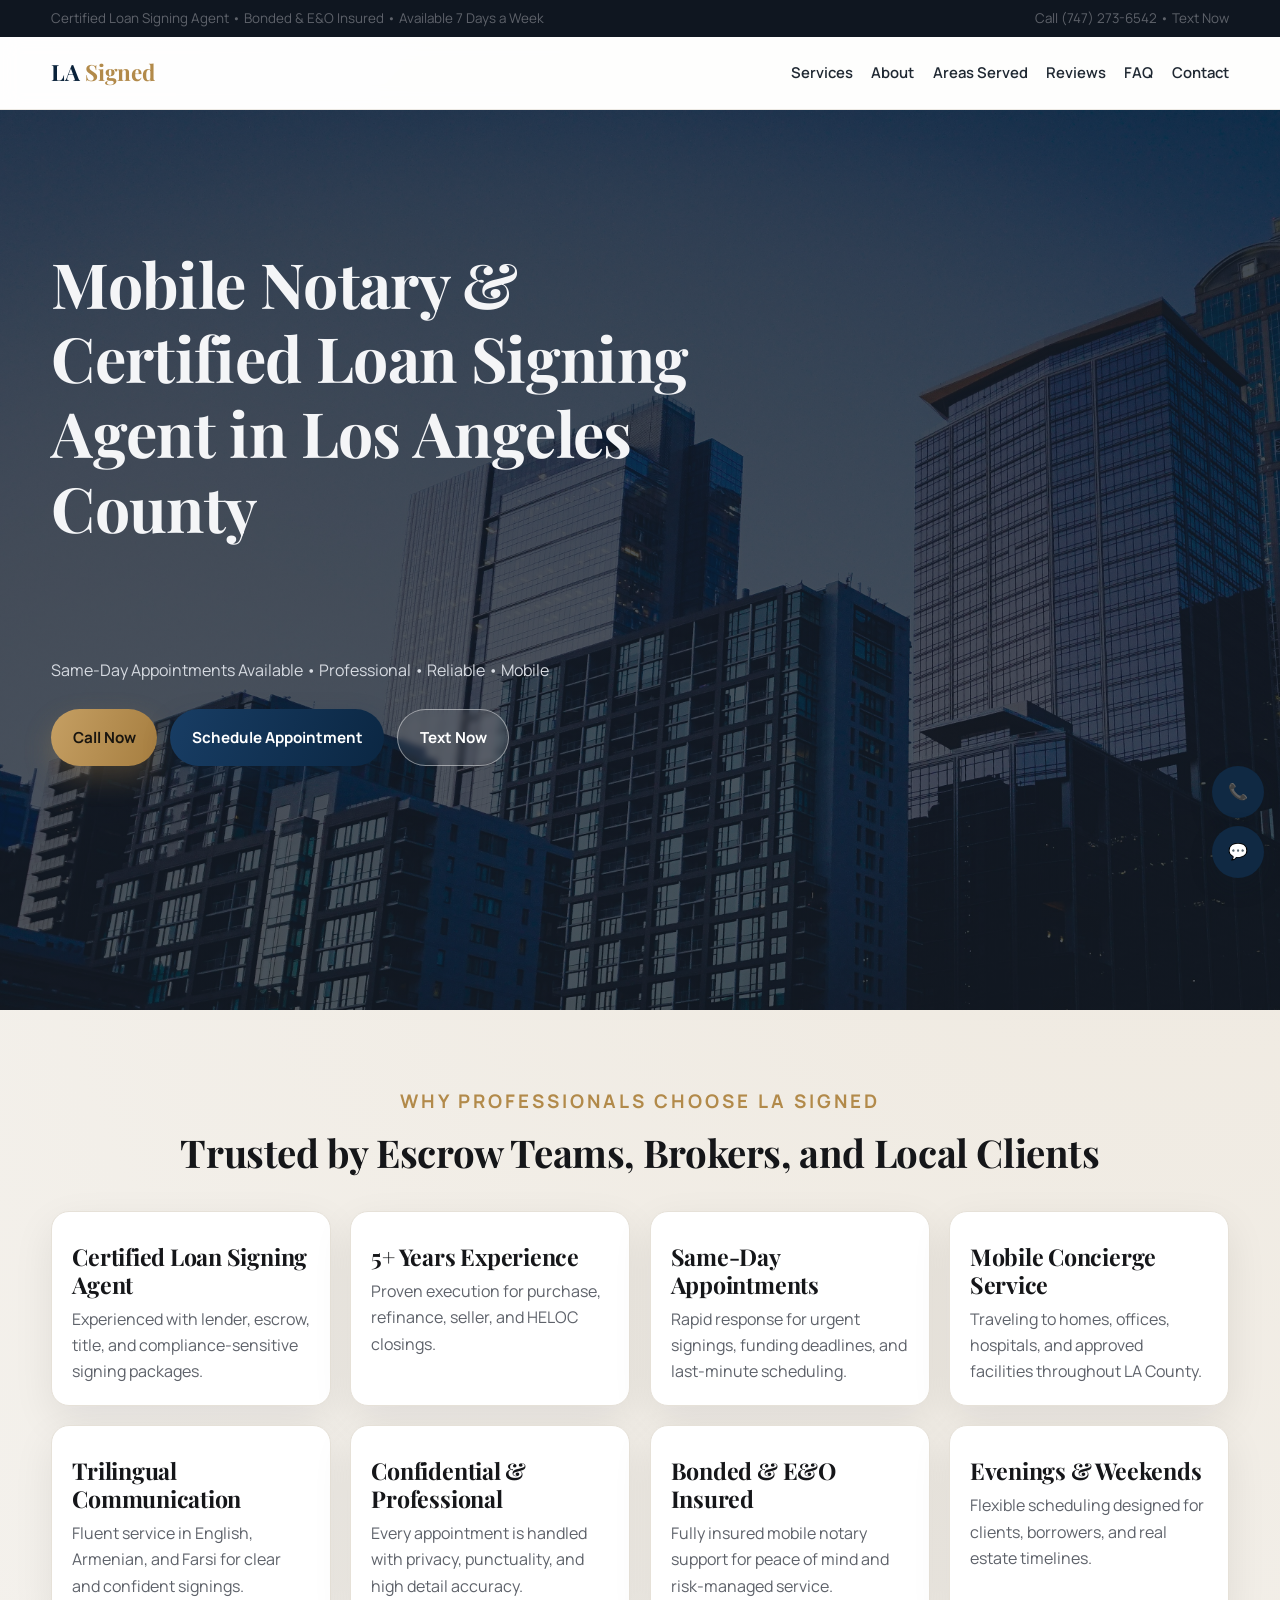
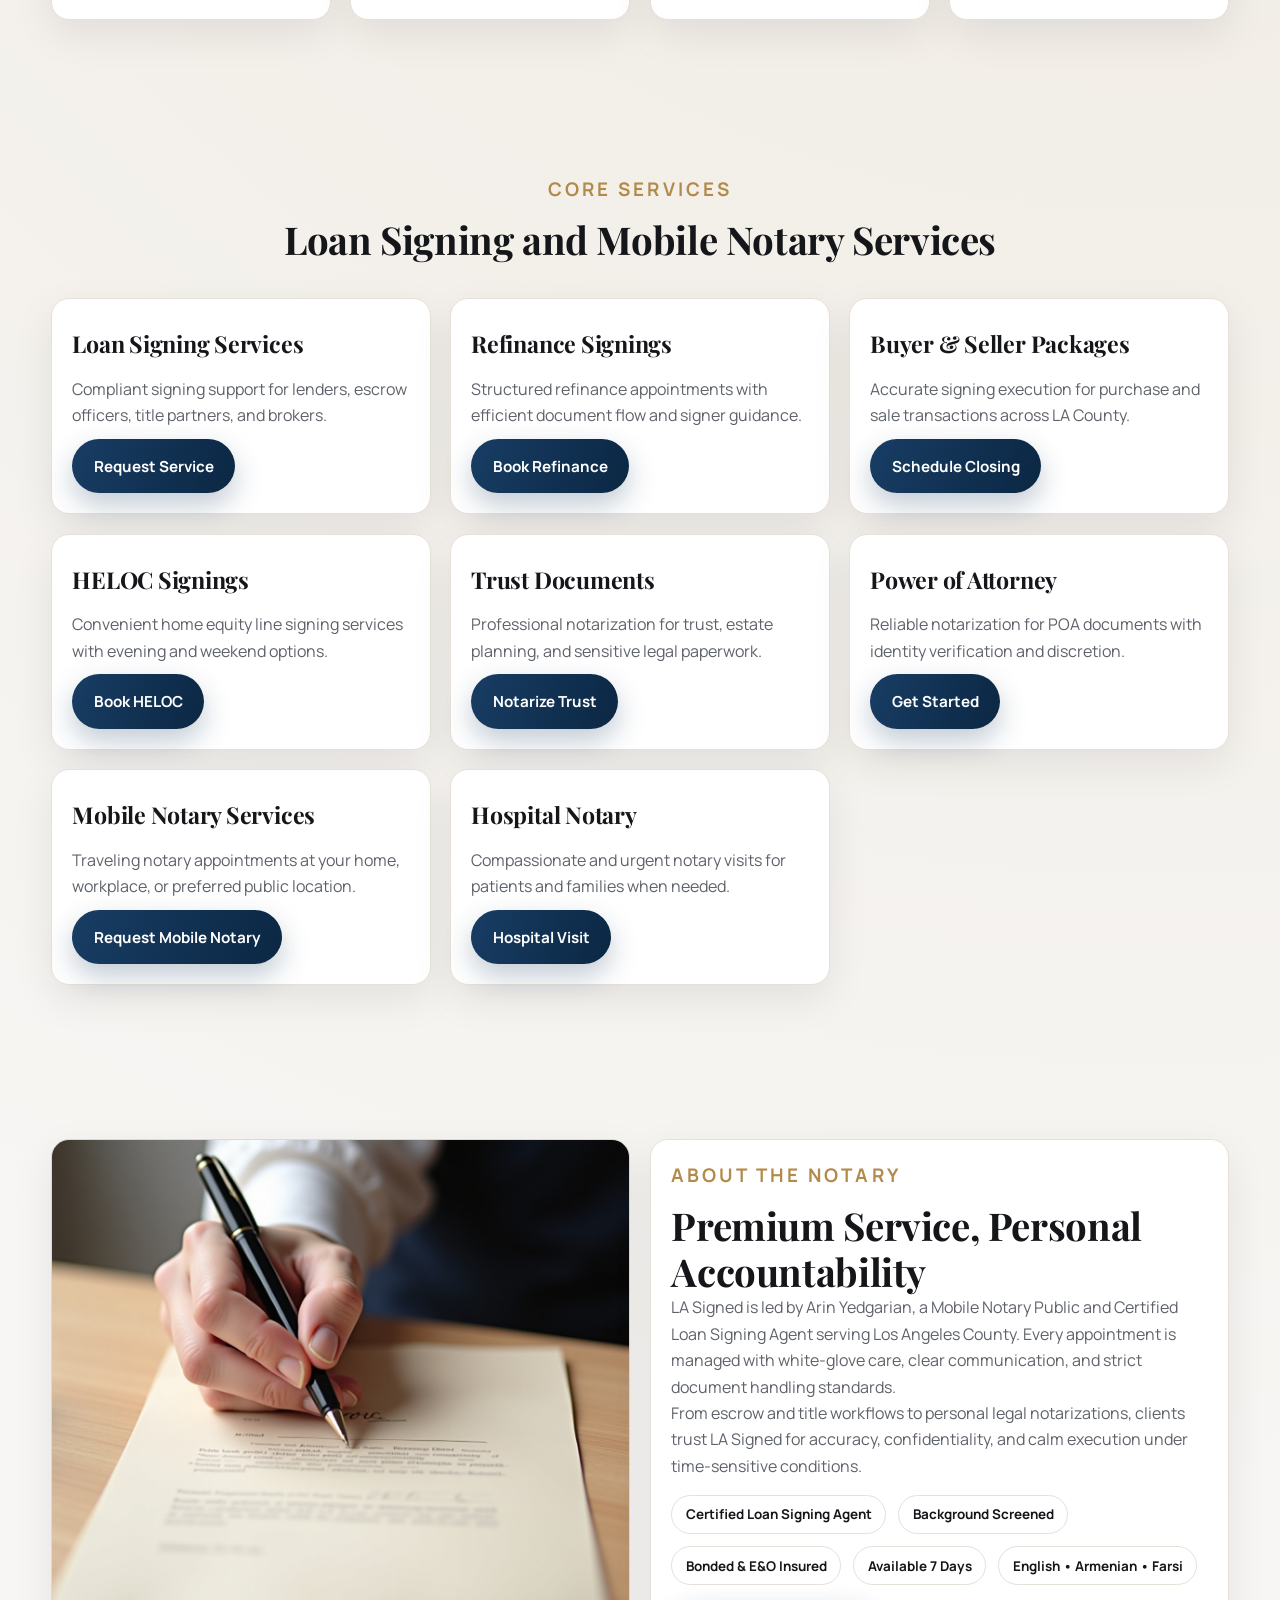
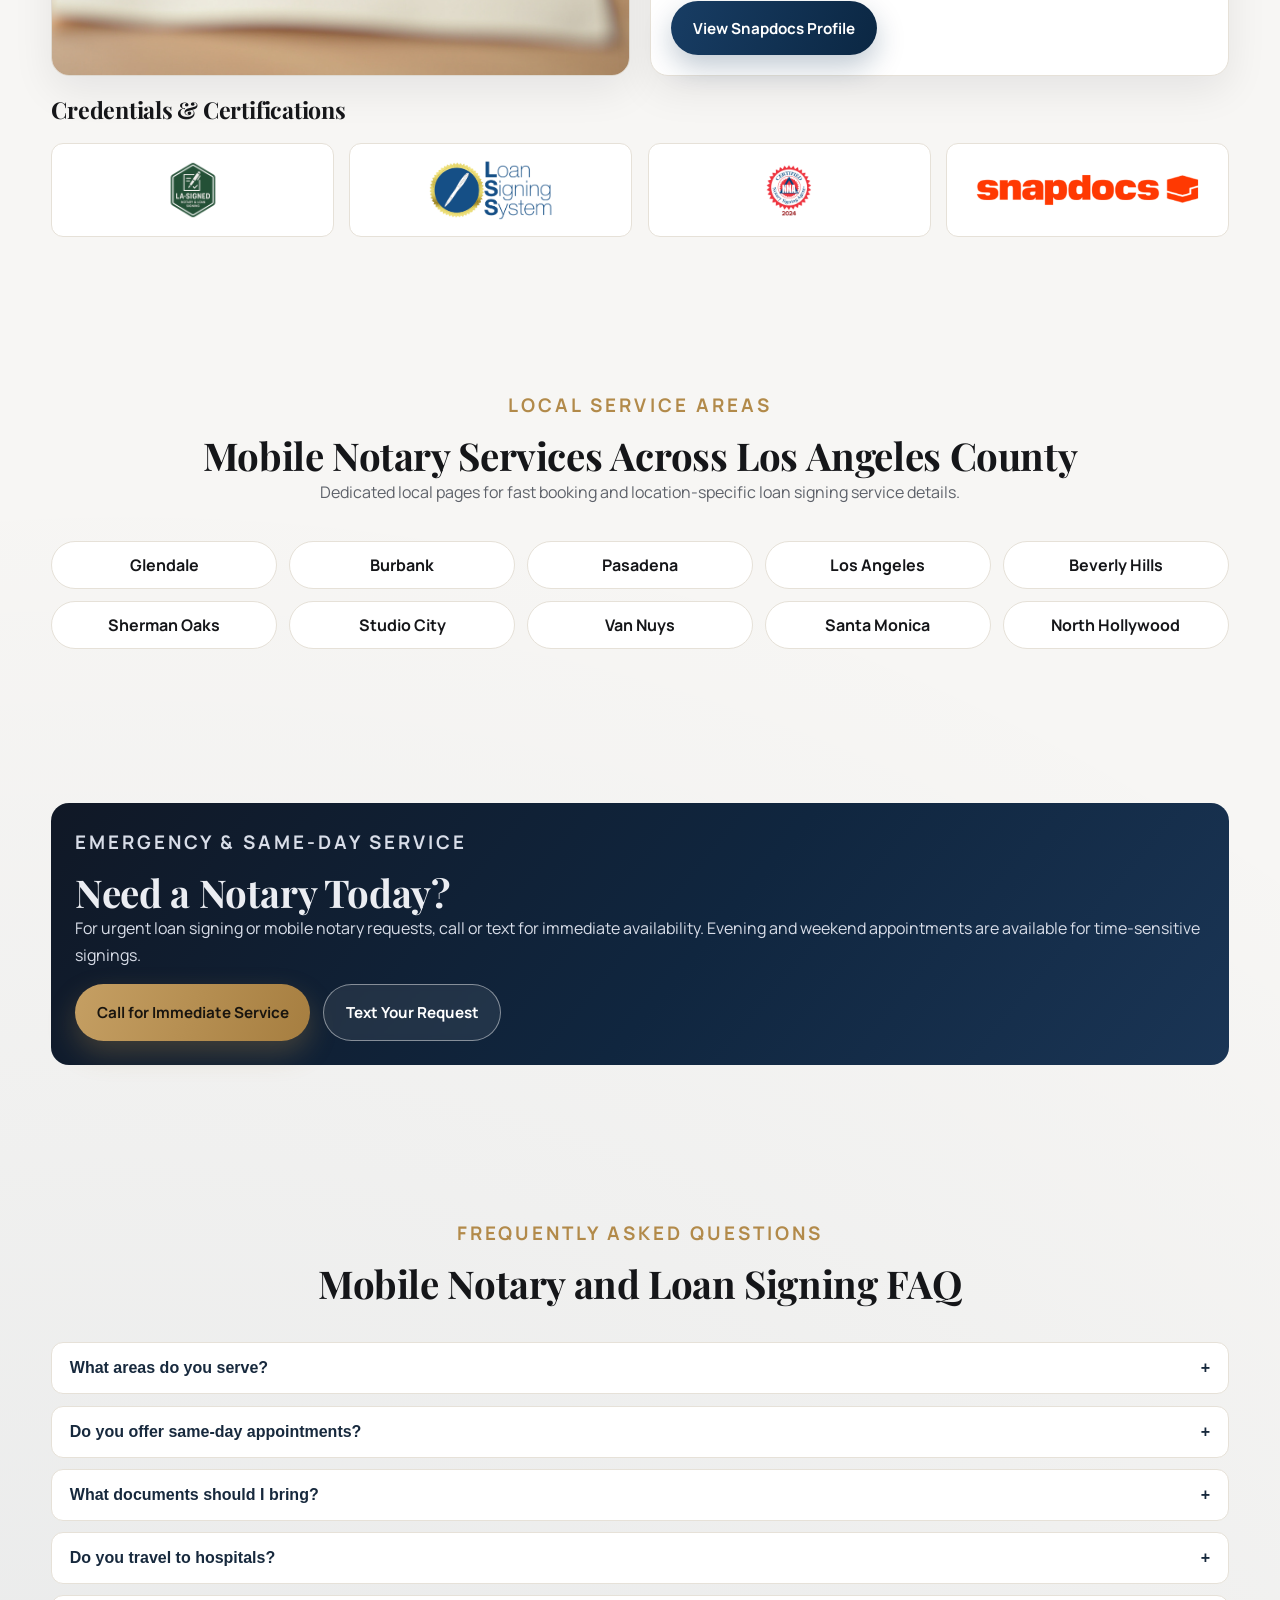
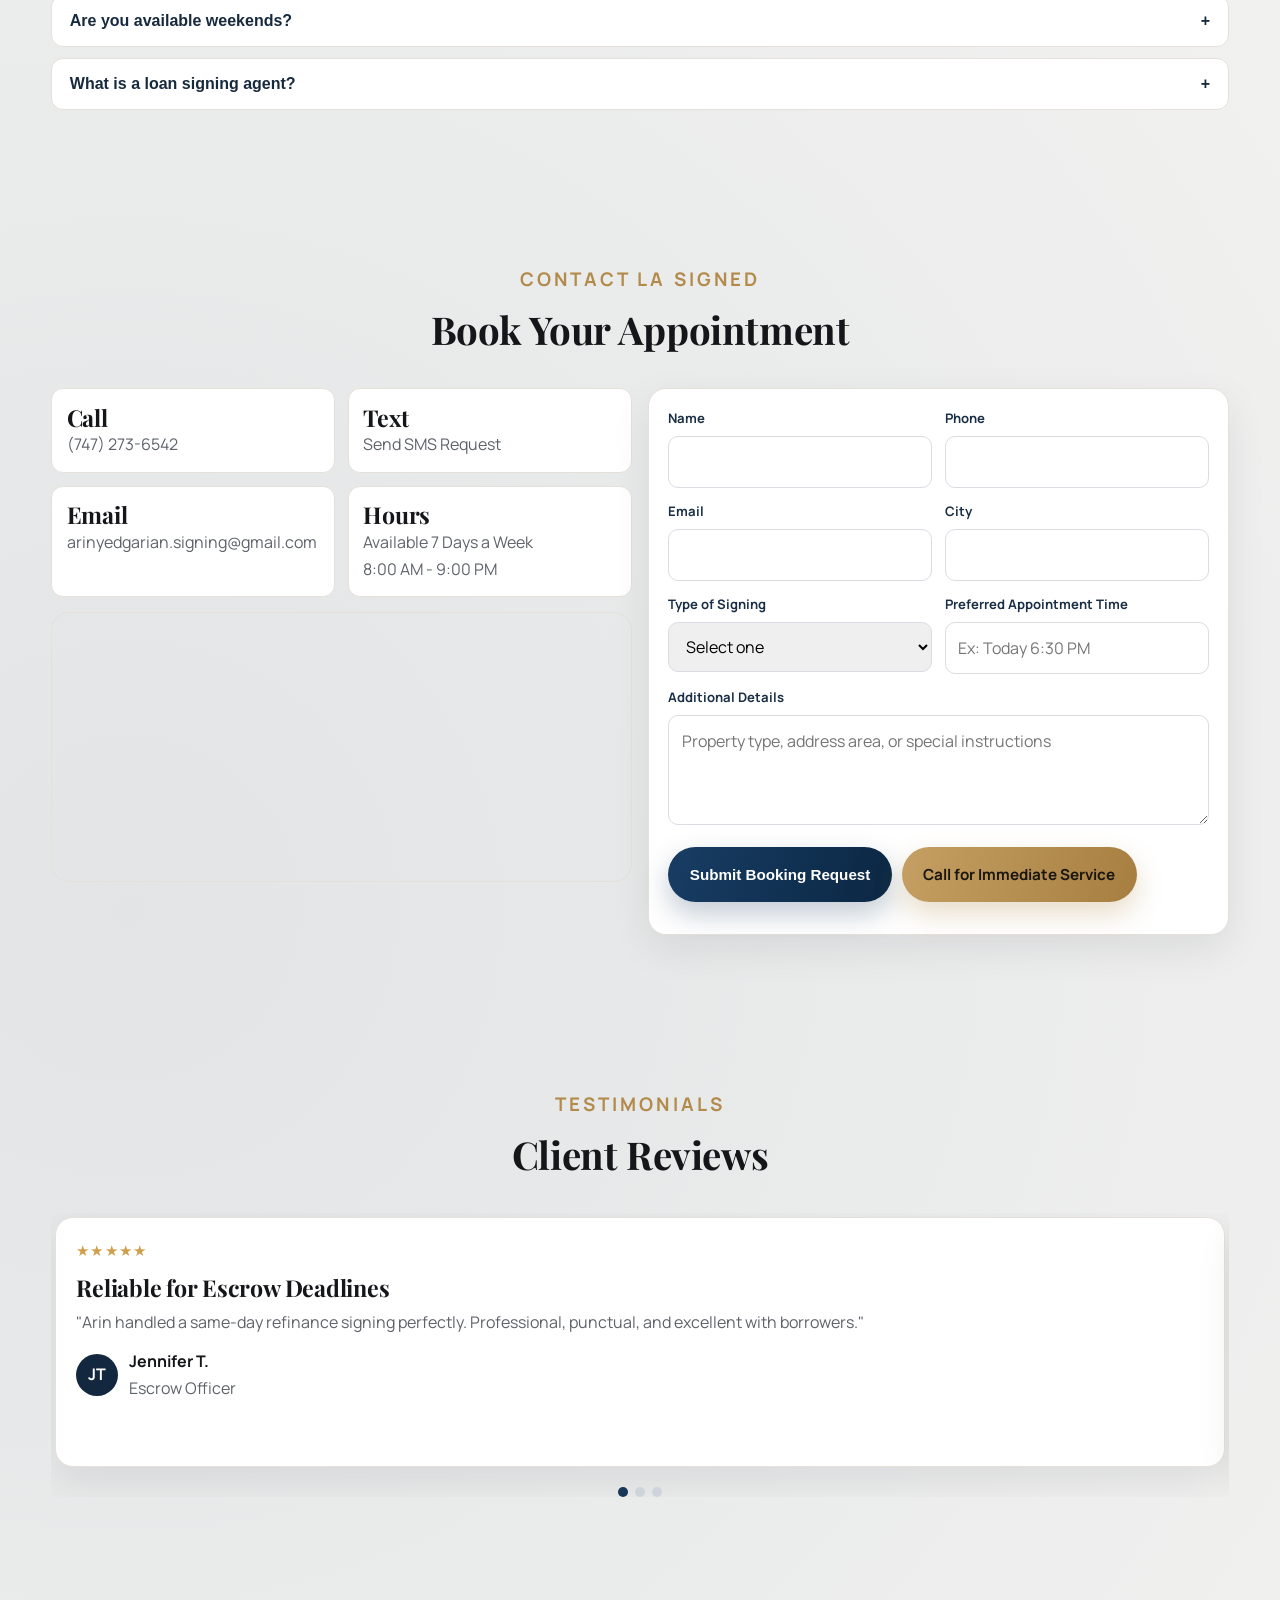
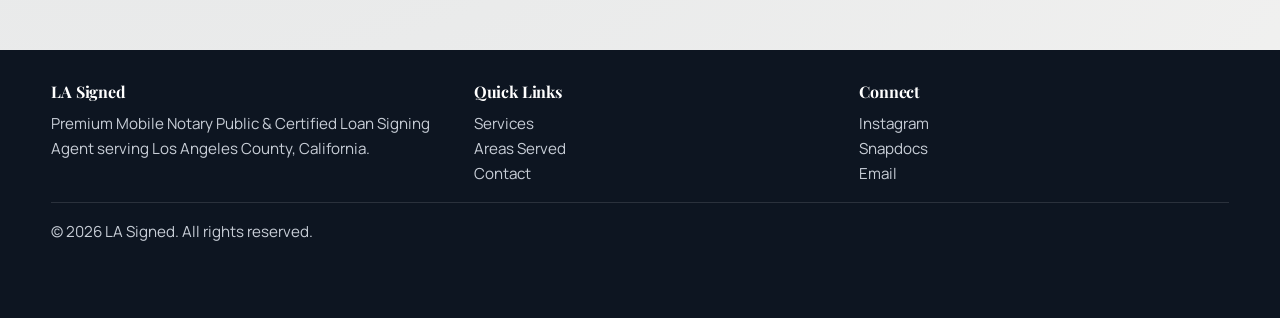
<file: index.html>
<!DOCTYPE html>
<html lang="en">
<head>
  <meta charset="UTF-8">
  <meta name="viewport" content="width=device-width, initial-scale=1.0">
  <title>Mobile Notary &amp; Certified Loan Signing Agent in Los Angeles County | LA Signed</title>
  <meta name="description" content="LA Signed provides premium mobile notary and certified loan signing services across Los Angeles County, including Glendale, Burbank, Pasadena, Beverly Hills, Santa Monica, and surrounding cities.">
  <meta name="keywords" content="mobile notary los angeles county, certified loan signing agent glendale, notary public burbank, pasadena mobile notary, refinance signing, hospital notary">
  <meta property="og:title" content="LA Signed | Mobile Notary &amp; Certified Loan Signing Agent">
  <meta property="og:description" content="Same-day mobile notary and loan signing appointments available across Los Angeles County.">
  <meta property="og:type" content="website">
  <meta property="og:image" content="assets/images/Home-Welcome-1.jpg">
  <meta property="og:url" content="https://la-signed.com/">
  <link rel="canonical" href="https://la-signed.com/">
  <link rel="icon" type="image/png" sizes="32x32" href="assets/certs/favicon-32.png">
  <link rel="preconnect" href="https://fonts.googleapis.com">
  <link rel="preconnect" href="https://fonts.gstatic.com" crossorigin>
  <link href="https://fonts.googleapis.com/css2?family=Manrope:wght@400;500;600;700;800&amp;family=Playfair+Display:wght@500;600;700;800&amp;display=swap" rel="stylesheet">
  <link rel="stylesheet" href="assets/css/site.css">
  <script type="application/ld+json">
  {
    "@context": "https://schema.org",
    "@type": "LocalBusiness",
    "name": "LA Signed",
    "image": "https://la-signed.com/assets/images/Home-Welcome-1.jpg",
    "url": "https://la-signed.com/",
    "telephone": "+1-747-273-6542",
    "areaServed": [
      "Glendale",
      "Burbank",
      "Pasadena",
      "Los Angeles",
      "Beverly Hills",
      "Sherman Oaks",
      "Studio City",
      "Van Nuys",
      "Santa Monica",
      "North Hollywood"
    ],
    "description": "Mobile Notary Public and Certified Loan Signing Agent serving Los Angeles County with same-day appointments.",
    "address": {
      "@type": "PostalAddress",
      "addressLocality": "Glendale",
      "addressRegion": "CA",
      "addressCountry": "US"
    },
    "priceRange": "$$",
    "openingHoursSpecification": [
      {
        "@type": "OpeningHoursSpecification",
        "dayOfWeek": [
          "Monday",
          "Tuesday",
          "Wednesday",
          "Thursday",
          "Friday",
          "Saturday",
          "Sunday"
        ],
        "opens": "08:00",
        "closes": "21:00"
      }
    ],
    "sameAs": [
      "https://www.instagram.com/la.signed/",
      "https://notary.snapdocs.com/notary-public/california/glendale/arin-yedgarian"
    ]
  }
  </script>
  <script type="application/ld+json">
  {
    "@context": "https://schema.org",
    "@type": "FAQPage",
    "mainEntity": [
      {
        "@type": "Question",
        "name": "What areas do you serve?",
        "acceptedAnswer": {
          "@type": "Answer",
          "text": "LA Signed serves clients throughout Los Angeles County, including Glendale, Burbank, Pasadena, Los Angeles, Beverly Hills, Sherman Oaks, Studio City, Van Nuys, Santa Monica, and North Hollywood."
        }
      },
      {
        "@type": "Question",
        "name": "Do you offer same-day appointments?",
        "acceptedAnswer": {
          "@type": "Answer",
          "text": "Yes. Same-day and emergency mobile notary and loan signing appointments are available based on schedule and location."
        }
      },
      {
        "@type": "Question",
        "name": "Do you travel to hospitals?",
        "acceptedAnswer": {
          "@type": "Answer",
          "text": "Yes. Mobile notary visits are available for hospitals and assisted-living facilities when legally permitted."
        }
      }
    ]
  }
  </script>
</head>
<body>
  <div class="top-bar">
    <div class="container">
      <p>Certified Loan Signing Agent • Bonded &amp; E&amp;O Insured • Available 7 Days a Week</p>
      <p><a href="tel:+17472736542">Call (747) 273-6542</a> • <a href="sms:+17472736542">Text Now</a></p>
    </div>
  </div>

  <header class="header">
    <div class="container nav">
      <a class="brand" href="index.html">LA <span>Signed</span></a>
      <button class="nav-toggle" data-nav-toggle aria-label="Toggle navigation" aria-expanded="false">☰</button>
      <ul class="nav-links" data-nav-links>
        <li><a href="#services">Services</a></li>
        <li><a href="#about">About</a></li>
        <li><a href="#areas">Areas Served</a></li>
        <li><a href="#reviews">Reviews</a></li>
        <li><a href="#faq">FAQ</a></li>
        <li><a href="#contact">Contact</a></li>
      </ul>
    </div>
  </header>

  <main>
    <section class="hero">
      <div class="container hero-grid">
        <div class="reveal">
          <h1>Mobile Notary &amp; Certified Loan Signing Agent in Los Angeles County</h1>
          <p class="hero-tagline">Same-Day Appointments Available • Professional • Reliable • Mobile</p>
          <div class="hero-actions">
            <a class="btn btn-gold" href="tel:+17472736542">Call Now</a>
            <a class="btn btn-primary" href="#contact">Schedule Appointment</a>
            <a class="btn btn-outline" href="sms:+17472736542">Text Now</a>
          </div>
        </div>
      </div>
    </section>

    <section class="section">
      <div class="container">
        <div class="section-head reveal">
          <p class="section-kicker">Why Professionals Choose LA Signed</p>
          <h2>Trusted by Escrow Teams, Brokers, and Local Clients</h2>
        </div>
        <div class="grid why-grid">
          <article class="card reveal">
            <h3>Certified Loan Signing Agent</h3>
            <p>Experienced with lender, escrow, title, and compliance-sensitive signing packages.</p>
          </article>
          <article class="card reveal">
            <h3>5+ Years Experience</h3>
            <p>Proven execution for purchase, refinance, seller, and HELOC closings.</p>
          </article>
          <article class="card reveal">
            <h3>Same-Day Appointments</h3>
            <p>Rapid response for urgent signings, funding deadlines, and last-minute scheduling.</p>
          </article>
          <article class="card reveal">
            <h3>Mobile Concierge Service</h3>
            <p>Traveling to homes, offices, hospitals, and approved facilities throughout LA County.</p>
          </article>
          <article class="card reveal">
            <h3>Trilingual Communication</h3>
            <p>Fluent service in English, Armenian, and Farsi for clear and confident signings.</p>
          </article>
          <article class="card reveal">
            <h3>Confidential &amp; Professional</h3>
            <p>Every appointment is handled with privacy, punctuality, and high detail accuracy.</p>
          </article>
          <article class="card reveal">
            <h3>Bonded &amp; E&amp;O Insured</h3>
            <p>Fully insured mobile notary support for peace of mind and risk-managed service.</p>
          </article>
          <article class="card reveal">
            <h3>Evenings &amp; Weekends</h3>
            <p>Flexible scheduling designed for clients, borrowers, and real estate timelines.</p>
          </article>
        </div>
      </div>
    </section>

    <section id="services" class="section">
      <div class="container">
        <div class="section-head reveal">
          <p class="section-kicker">Core Services</p>
          <h2>Loan Signing and Mobile Notary Services</h2>
        </div>
        <div class="grid services-grid">
          <article class="card service-card reveal"><h3>Loan Signing Services</h3><p>Compliant signing support for lenders, escrow officers, title partners, and brokers.</p><a href="#contact" class="btn btn-primary">Request Service</a></article>
          <article class="card service-card reveal"><h3>Refinance Signings</h3><p>Structured refinance appointments with efficient document flow and signer guidance.</p><a href="#contact" class="btn btn-primary">Book Refinance</a></article>
          <article class="card service-card reveal"><h3>Buyer &amp; Seller Packages</h3><p>Accurate signing execution for purchase and sale transactions across LA County.</p><a href="#contact" class="btn btn-primary">Schedule Closing</a></article>
          <article class="card service-card reveal"><h3>HELOC Signings</h3><p>Convenient home equity line signing services with evening and weekend options.</p><a href="#contact" class="btn btn-primary">Book HELOC</a></article>
          <article class="card service-card reveal"><h3>Trust Documents</h3><p>Professional notarization for trust, estate planning, and sensitive legal paperwork.</p><a href="#contact" class="btn btn-primary">Notarize Trust</a></article>
          <article class="card service-card reveal"><h3>Power of Attorney</h3><p>Reliable notarization for POA documents with identity verification and discretion.</p><a href="#contact" class="btn btn-primary">Get Started</a></article>
          <article class="card service-card reveal"><h3>Mobile Notary Services</h3><p>Traveling notary appointments at your home, workplace, or preferred public location.</p><a href="#contact" class="btn btn-primary">Request Mobile Notary</a></article>
          <article class="card service-card reveal"><h3>Hospital Notary</h3><p>Compassionate and urgent notary visits for patients and families when needed.</p><a href="#contact" class="btn btn-primary">Hospital Visit</a></article>
        </div>
      </div>
    </section>

    <section id="about" class="section">
      <div class="container about-grid">
        <div class="about-photo reveal">
          <img src="assets/images/Home-Welcome-1.jpg" alt="Professional mobile notary from LA Signed">
        </div>
        <article class="card reveal">
          <p class="section-kicker">About the Notary</p>
          <h2>Premium Service, Personal Accountability</h2>
          <p>LA Signed is led by Arin Yedgarian, a Mobile Notary Public and Certified Loan Signing Agent serving Los Angeles County. Every appointment is managed with white-glove care, clear communication, and strict document handling standards.</p>
          <p>From escrow and title workflows to personal legal notarizations, clients trust LA Signed for accuracy, confidentiality, and calm execution under time-sensitive conditions.</p>
          <div class="credentials">
            <span class="credential-item">Certified Loan Signing Agent</span>
            <span class="credential-item">Background Screened</span>
            <span class="credential-item">Bonded &amp; E&amp;O Insured</span>
            <span class="credential-item">Available 7 Days</span>
            <span class="credential-item">English • Armenian • Farsi</span>
          </div>
          <p style="margin-top:1rem;"><a class="btn btn-primary" href="https://notary.snapdocs.com/notary-public/california/glendale/arin-yedgarian" target="_blank" rel="noopener">View Snapdocs Profile</a></p>
        </article>
      </div>

      <div class="container reveal" style="margin-top: 1.2rem;">
        <h3>Credentials &amp; Certifications</h3>
        <div class="partner-logos">
          <div class="partner-logo"><img src="assets/certs/generated-image-2026-01-31_09-43-16.png" alt="Loan signing certification badge"></div>
          <div class="partner-logo"><img src="assets/certs/Logo1200trueratio-1506110294301.png" alt="Professional notary credential"></div>
          <div class="partner-logo"><img src="assets/certs/nsa_member_badge.png" alt="National Signing Agent membership badge"></div>
          <div class="partner-logo"><img src="assets/certs/snapdocs logo.png" alt="Snapdocs trusted notary badge"></div>
        </div>
      </div>
    </section>

    <section id="areas" class="section">
      <div class="container">
        <div class="section-head reveal">
          <p class="section-kicker">Local Service Areas</p>
          <h2>Mobile Notary Services Across Los Angeles County</h2>
          <p>Dedicated local pages for fast booking and location-specific loan signing service details.</p>
        </div>
        <div class="location-grid reveal">
          <a class="location-pill" href="/glendale-mobile-notary/">Glendale</a>
          <a class="location-pill" href="/burbank-loan-signing-agent/">Burbank</a>
          <a class="location-pill" href="/pasadena-mobile-notary/">Pasadena</a>
          <a class="location-pill" href="/los-angeles-mobile-notary/">Los Angeles</a>
          <a class="location-pill" href="/beverly-hills-mobile-notary/">Beverly Hills</a>
          <a class="location-pill" href="/sherman-oaks-mobile-notary/">Sherman Oaks</a>
          <a class="location-pill" href="/studio-city-mobile-notary/">Studio City</a>
          <a class="location-pill" href="/van-nuys-mobile-notary/">Van Nuys</a>
          <a class="location-pill" href="/santa-monica-mobile-notary/">Santa Monica</a>
          <a class="location-pill" href="/north-hollywood-mobile-notary/">North Hollywood</a>
        </div>
      </div>
    </section>

    <section class="section">
      <div class="container split-panel reveal">
        <p class="section-kicker">Emergency &amp; Same-Day Service</p>
        <h2>Need a Notary Today?</h2>
        <p>For urgent loan signing or mobile notary requests, call or text for immediate availability. Evening and weekend appointments are available for time-sensitive signings.</p>
        <div class="hero-actions" style="margin-top:1rem;">
          <a class="btn btn-gold" href="tel:+17472736542">Call for Immediate Service</a>
          <a class="btn btn-outline" href="sms:+17472736542">Text Your Request</a>
        </div>
      </div>
    </section>

    <section id="faq" class="section">
      <div class="container">
        <div class="section-head reveal">
          <p class="section-kicker">Frequently Asked Questions</p>
          <h2>Mobile Notary and Loan Signing FAQ</h2>
        </div>

        <div class="faq-list reveal">
          <article class="faq-item">
            <button class="faq-btn" aria-expanded="false">What areas do you serve?<span>+</span></button>
            <div class="faq-content" hidden>
              <p>LA Signed serves Glendale, Burbank, Pasadena, Los Angeles, Beverly Hills, Sherman Oaks, Studio City, Van Nuys, Santa Monica, North Hollywood, and nearby Los Angeles County communities.</p>
            </div>
          </article>
          <article class="faq-item">
            <button class="faq-btn" aria-expanded="false">Do you offer same-day appointments?<span>+</span></button>
            <div class="faq-content" hidden>
              <p>Yes. Same-day scheduling is available for many loan signing and notary requests. Call or text for current availability.</p>
            </div>
          </article>
          <article class="faq-item">
            <button class="faq-btn" aria-expanded="false">What documents should I bring?<span>+</span></button>
            <div class="faq-content" hidden>
              <p>Please have your unsigned documents ready and a valid, government-issued photo ID that matches your signing name.</p>
            </div>
          </article>
          <article class="faq-item">
            <button class="faq-btn" aria-expanded="false">Do you travel to hospitals?<span>+</span></button>
            <div class="faq-content" hidden>
              <p>Yes. Mobile visits are available for hospitals and care facilities when permitted by policy and law.</p>
            </div>
          </article>
          <article class="faq-item">
            <button class="faq-btn" aria-expanded="false">Are you available weekends?<span>+</span></button>
            <div class="faq-content" hidden>
              <p>Yes. Weekend and evening appointments are available to support client schedules and closing timelines.</p>
            </div>
          </article>
          <article class="faq-item">
            <button class="faq-btn" aria-expanded="false">What is a loan signing agent?<span>+</span></button>
            <div class="faq-content" hidden>
              <p>A loan signing agent is a certified notary trained to facilitate mortgage and real estate document signings accurately and efficiently.</p>
            </div>
          </article>
        </div>
      </div>
    </section>

    <section id="contact" class="section">
      <div class="container">
        <div class="section-head reveal">
          <p class="section-kicker">Contact LA Signed</p>
          <h2>Book Your Appointment</h2>
        </div>

        <div class="contact-wrap reveal">
          <div>
            <div class="contact-cards">
              <article class="contact-card">
                <h3>Call</h3>
                <p><a href="tel:+17472736542">(747) 273-6542</a></p>
              </article>
              <article class="contact-card">
                <h3>Text</h3>
                <p><a href="sms:+17472736542">Send SMS Request</a></p>
              </article>
              <article class="contact-card">
                <h3>Email</h3>
                <p><a href="mailto:arinyedgarian.signing@gmail.com">arinyedgarian.signing@gmail.com</a></p>
              </article>
              <article class="contact-card">
                <h3>Hours</h3>
                <p>Available 7 Days a Week<br>8:00 AM - 9:00 PM</p>
              </article>
            </div>

            <div class="map-frame" style="margin-top:0.9rem;">
              <iframe src="https://www.google.com/maps?q=Los+Angeles+County,+California&amp;output=embed" loading="lazy" referrerpolicy="no-referrer-when-downgrade" title="Service area map"></iframe>
            </div>
          </div>

          <form id="contact-form" class="contact-form" action="https://formspree.io/f/mojnvqyw" method="POST">
            <input type="text" name="_gotcha" tabindex="-1" autocomplete="off" style="display:none">
            <input type="hidden" name="_subject" value="New LA Signed booking request">
            <div class="form-grid">
              <div>
                <label for="name">Name</label>
                <input id="name" name="name" type="text" required>
              </div>
              <div>
                <label for="phone">Phone</label>
                <input id="phone" name="phone" type="tel" required>
              </div>
              <div>
                <label for="email">Email</label>
                <input id="email" name="email" type="email" required>
              </div>
              <div>
                <label for="city">City</label>
                <input id="city" name="city" type="text" required>
              </div>
              <div>
                <label for="signing-type">Type of Signing</label>
                <select id="signing-type" name="signing_type" required>
                  <option value="">Select one</option>
                  <option>Loan Signing</option>
                  <option>Refinance Signing</option>
                  <option>Buyer/Seller Package</option>
                  <option>HELOC Signing</option>
                  <option>Trust Documents</option>
                  <option>Power of Attorney</option>
                  <option>Hospital Notary</option>
                  <option>Other Mobile Notary</option>
                </select>
              </div>
              <div>
                <label for="time">Preferred Appointment Time</label>
                <input id="time" name="preferred_time" type="text" placeholder="Ex: Today 6:30 PM" required>
              </div>
            </div>
            <div style="margin-top:0.8rem;">
              <label for="message">Additional Details</label>
              <textarea id="message" name="message" placeholder="Property type, address area, or special instructions"></textarea>
            </div>
            <div style="margin-top:0.95rem; display:flex; gap:0.6rem; flex-wrap:wrap;">
              <button class="btn btn-primary" type="submit">Submit Booking Request</button>
              <a class="btn btn-gold" href="tel:+17472736542">Call for Immediate Service</a>
            </div>
            <p id="form-status" style="margin-top:0.8rem; font-weight:600; color:var(--success);" aria-live="polite"></p>
          </form>
        </div>
      </div>
    </section>

    <section id="reviews" class="section">
      <div class="container">
        <div class="section-head reveal">
          <p class="section-kicker">Testimonials</p>
          <h2>Client Reviews</h2>
        </div>

        <div class="testimonials-wrap reveal">
          <div class="testimonials-track" data-slider-track>
            <article class="testimonial">
              <div class="card">
                <p class="stars">★★★★★</p>
                <h3>Reliable for Escrow Deadlines</h3>
                <p>"Arin handled a same-day refinance signing perfectly. Professional, punctual, and excellent with borrowers."</p>
                <div class="reviewer"><span class="initials">JT</span><div><strong>Jennifer T.</strong><p>Escrow Officer</p></div></div>
              </div>
            </article>
            <article class="testimonial">
              <div class="card">
                <p class="stars">★★★★★</p>
                <h3>Excellent Mobile Service</h3>
                <p>"Our client needed an evening appointment in Pasadena and LA Signed delivered flawless service."</p>
                <div class="reviewer"><span class="initials">MB</span><div><strong>Michael B.</strong><p>Mortgage Broker</p></div></div>
              </div>
            </article>
            <article class="testimonial">
              <div class="card">
                <p class="stars">★★★★★</p>
                <h3>Clear, Calm, and Professional</h3>
                <p>"Very smooth notary process for trust documents. Communication was quick and the service felt premium."</p>
                <div class="reviewer"><span class="initials">SR</span><div><strong>Sara R.</strong><p>Private Client</p></div></div>
              </div>
            </article>
          </div>
          <div class="slider-dots" aria-label="Testimonial navigation">
            <button class="dot active" data-slide-dot aria-label="View testimonial 1"></button>
            <button class="dot" data-slide-dot aria-label="View testimonial 2"></button>
            <button class="dot" data-slide-dot aria-label="View testimonial 3"></button>
          </div>
        </div>
      </div>
    </section>
  </main>

  <footer class="footer">
    <div class="container">
      <div>
        <h4>LA Signed</h4>
        <p>Premium Mobile Notary Public &amp; Certified Loan Signing Agent serving Los Angeles County, California.</p>
      </div>
      <div>
        <h4>Quick Links</h4>
        <p><a href="#services">Services</a></p>
        <p><a href="#areas">Areas Served</a></p>
        <p><a href="#contact">Contact</a></p>
      </div>
      <div>
        <h4>Connect</h4>
        <p><a href="https://www.instagram.com/la.signed/" target="_blank" rel="noopener">Instagram</a></p>
        <p><a href="https://notary.snapdocs.com/notary-public/california/glendale/arin-yedgarian" target="_blank" rel="noopener">Snapdocs</a></p>
        <p><a href="mailto:arinyedgarian.signing@gmail.com">Email</a></p>
      </div>
      <div class="footer-bottom" style="grid-column: 1/-1;">
        <p>&copy; 2026 LA Signed. All rights reserved.</p>
      </div>
    </div>
  </footer>

  <div class="float-actions" aria-hidden="true">
    <a href="tel:+17472736542" title="Call">📞</a>
    <a href="sms:+17472736542" title="Text">💬</a>
  </div>

  <div class="mobile-sticky">
    <a class="call" href="tel:+17472736542">Call Now</a>
    <a class="text" href="sms:+17472736542">Text Now</a>
    <a class="book" href="#contact">Book</a>
  </div>

  <script src="assets/js/site.js" defer></script>
</body>
</html>
</file>
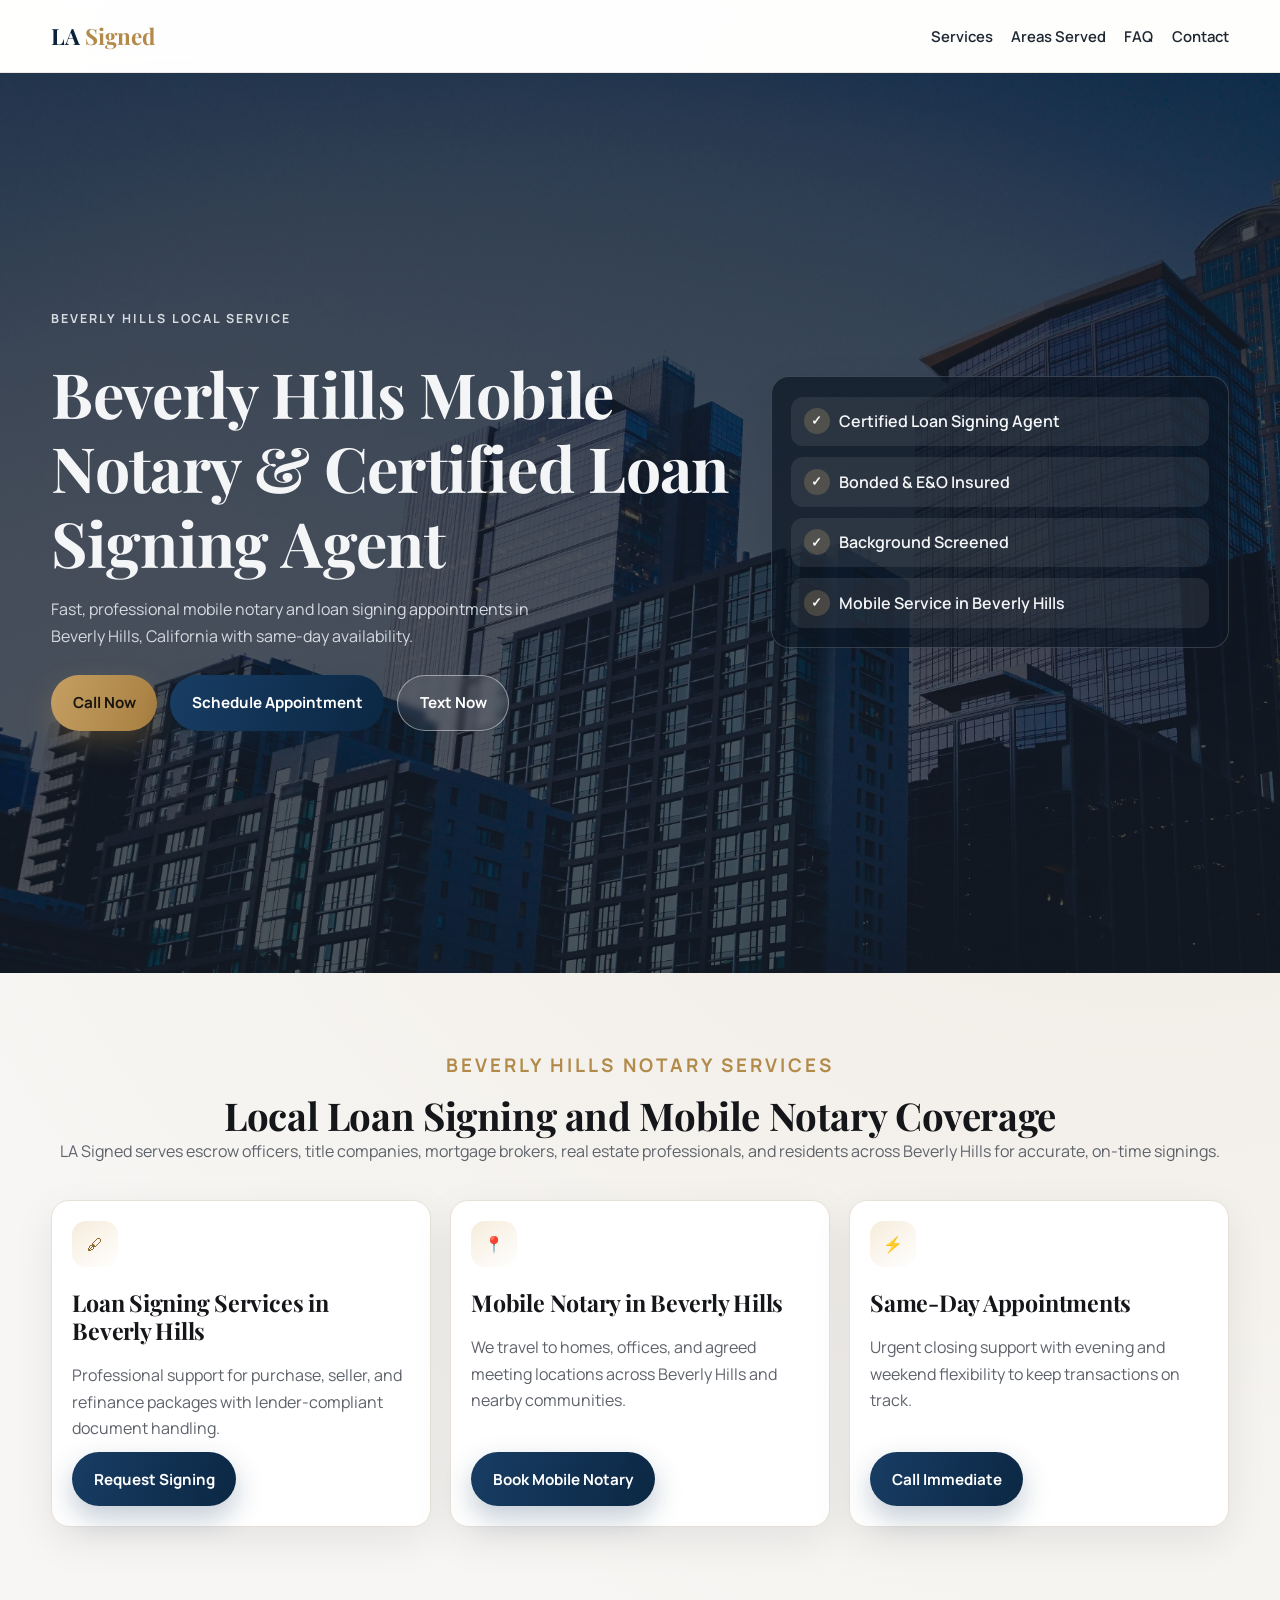
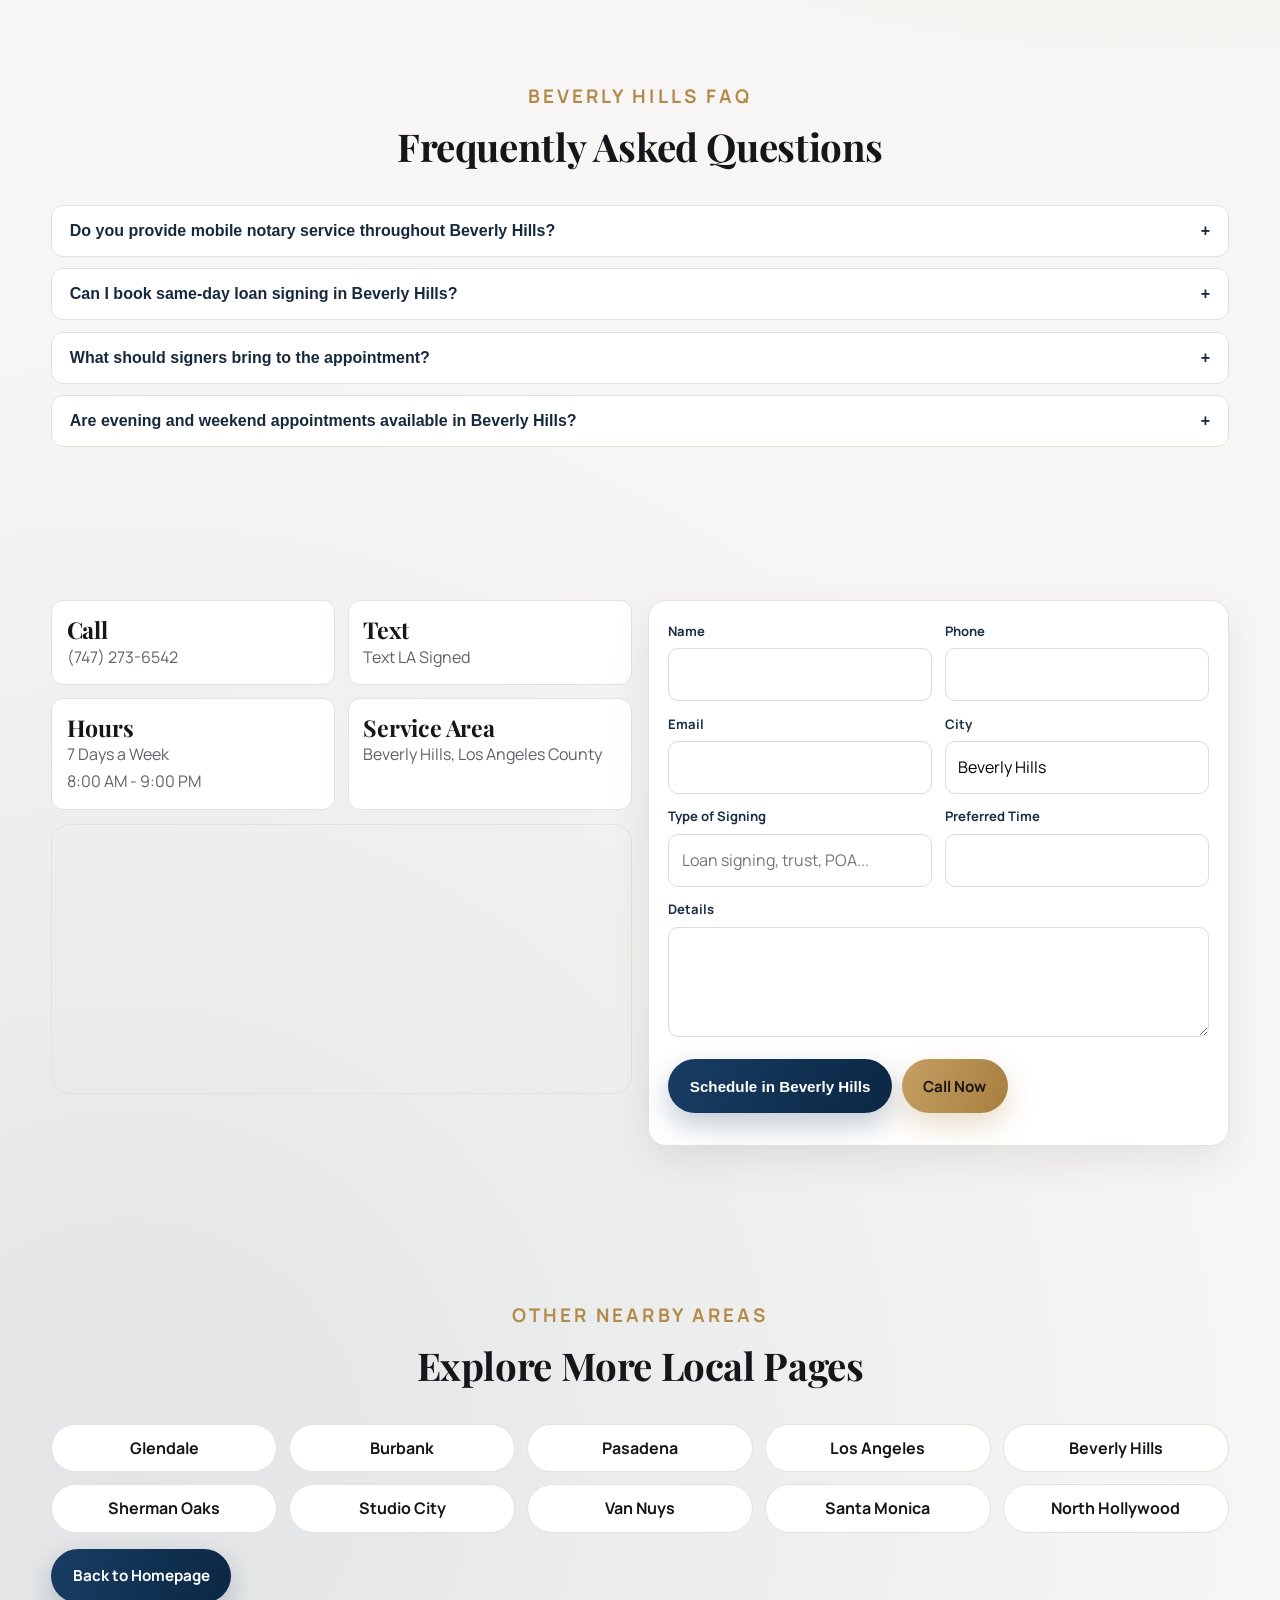
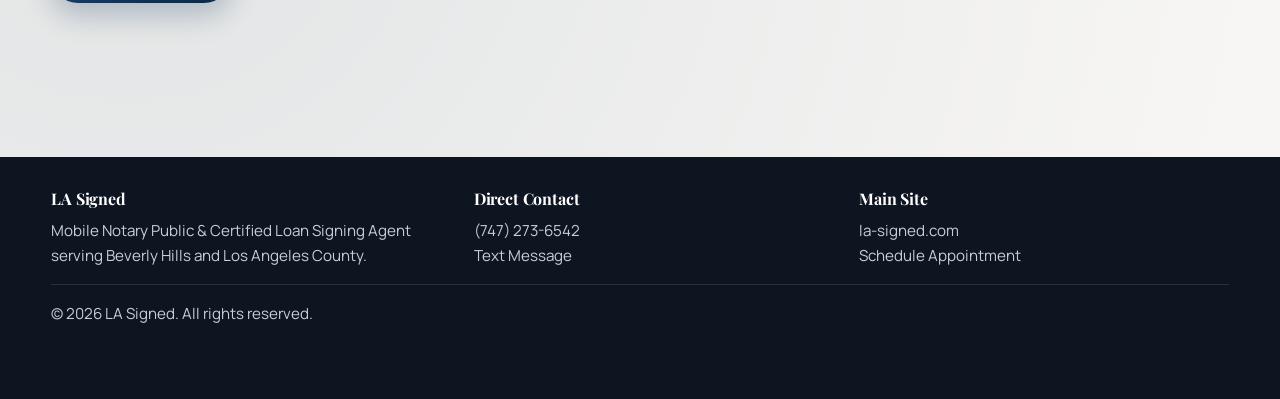
<file: beverly-hills-mobile-notary/index.html>
<!DOCTYPE html>
<html lang="en">
<head>
  <meta charset="UTF-8">
  <meta name="viewport" content="width=device-width, initial-scale=1.0">
  <title>Beverly Hills Mobile Notary Public &amp; Loan Signing Agent | LA Signed</title>
  <meta name="description" content="LA Signed provides Beverly Hills mobile notary and certified loan signing agent services with same-day appointments, evening availability, and professional document handling.">
  <meta name="keywords" content="Beverly Hills mobile notary, Beverly Hills loan signing agent, notary public Beverly Hills, same-day notary Beverly Hills, refinance signing Beverly Hills">
  <link rel="canonical" href="https://la-signed.com/beverly-hills-mobile-notary/">
  <link rel="icon" type="image/png" sizes="32x32" href="../assets/certs/favicon-32.png">
  <link rel="preconnect" href="https://fonts.googleapis.com">
  <link rel="preconnect" href="https://fonts.gstatic.com" crossorigin>
  <link href="https://fonts.googleapis.com/css2?family=Manrope:wght@400;500;600;700;800&amp;family=Playfair+Display:wght@500;600;700;800&amp;display=swap" rel="stylesheet">
  <link rel="stylesheet" href="../assets/css/site.css">
  <script type="application/ld+json">
  {
    "@context": "https://schema.org",
    "@type": "Service",
    "name": "Beverly Hills Mobile Notary and Loan Signing Services",
    "provider": {
      "@type": "LocalBusiness",
      "name": "LA Signed",
      "telephone": "+1-747-273-6542",
      "address": {
        "@type": "PostalAddress",
        "addressLocality": "Glendale",
        "addressRegion": "CA",
        "addressCountry": "US"
      }
    },
    "areaServed": "Beverly Hills, California",
    "serviceType": [
      "Mobile Notary",
      "Loan Signing",
      "Refinance Signing",
      "Hospital Notary"
    ]
  }
  </script>
</head>
<body>
  <header class="header">
    <div class="container nav">
      <a class="brand" href="../index.html">LA <span>Signed</span></a>
      <button class="nav-toggle" data-nav-toggle aria-label="Toggle navigation" aria-expanded="false">☰</button>
      <ul class="nav-links" data-nav-links>
        <li><a href="../index.html#services">Services</a></li>
        <li><a href="../index.html#areas">Areas Served</a></li>
        <li><a href="#faq">FAQ</a></li>
        <li><a href="#contact">Contact</a></li>
      </ul>
    </div>
  </header>

  <main>
    <section class="hero" style="padding-top:5.4rem;">
      <div class="container hero-grid">
        <div>
          <p class="eyebrow">Beverly Hills Local Service</p>
          <h1>Beverly Hills Mobile Notary &amp; Certified Loan Signing Agent</h1>
          <p>Fast, professional mobile notary and loan signing appointments in Beverly Hills, California with same-day availability.</p>
          <div class="hero-actions">
            <a class="btn btn-gold" href="tel:+17472736542">Call Now</a>
            <a class="btn btn-primary" href="#contact">Schedule Appointment</a>
            <a class="btn btn-outline" href="sms:+17472736542">Text Now</a>
          </div>
        </div>
        <aside class="hero-card" aria-label="Trust badges">
          <div class="badges">
            <div class="badge"><span class="badge-icon">✓</span> Certified Loan Signing Agent</div>
            <div class="badge"><span class="badge-icon">✓</span> Bonded &amp; E&amp;O Insured</div>
            <div class="badge"><span class="badge-icon">✓</span> Background Screened</div>
            <div class="badge"><span class="badge-icon">✓</span> Mobile Service in Beverly Hills</div>
          </div>
        </aside>
      </div>
    </section>

    <section class="section">
      <div class="container">
        <div class="section-head reveal">
          <p class="section-kicker">Beverly Hills Notary Services</p>
          <h2>Local Loan Signing and Mobile Notary Coverage</h2>
          <p>LA Signed serves escrow officers, title companies, mortgage brokers, real estate professionals, and residents across Beverly Hills for accurate, on-time signings.</p>
        </div>
        <div class="grid services-grid">
          <article class="card service-card reveal"><div class="icon-wrap">🖋</div><h3>Loan Signing Services in Beverly Hills</h3><p>Professional support for purchase, seller, and refinance packages with lender-compliant document handling.</p><a href="#contact" class="btn btn-primary">Request Signing</a></article>
          <article class="card service-card reveal"><div class="icon-wrap">📍</div><h3>Mobile Notary in Beverly Hills</h3><p>We travel to homes, offices, and agreed meeting locations across Beverly Hills and nearby communities.</p><a href="#contact" class="btn btn-primary">Book Mobile Notary</a></article>
          <article class="card service-card reveal"><div class="icon-wrap">⚡</div><h3>Same-Day Appointments</h3><p>Urgent closing support with evening and weekend flexibility to keep transactions on track.</p><a href="tel:+17472736542" class="btn btn-primary">Call Immediate</a></article>
        </div>
      </div>
    </section>

    <section class="section" id="faq">
      <div class="container">
        <div class="section-head reveal">
          <p class="section-kicker">Beverly Hills FAQ</p>
          <h2>Frequently Asked Questions</h2>
        </div>
        <div class="faq-list reveal">
          <article class="faq-item">
            <button class="faq-btn" aria-expanded="false">Do you provide mobile notary service throughout Beverly Hills?<span>+</span></button>
            <div class="faq-content" hidden>
              <p>Yes. LA Signed provides mobile notary service across Beverly Hills and surrounding Los Angeles County neighborhoods.</p>
            </div>
          </article>
          <article class="faq-item">
            <button class="faq-btn" aria-expanded="false">Can I book same-day loan signing in Beverly Hills?<span>+</span></button>
            <div class="faq-content" hidden>
              <p>In many cases, yes. Same-day availability depends on appointment volume, time, and travel distance.</p>
            </div>
          </article>
          <article class="faq-item">
            <button class="faq-btn" aria-expanded="false">What should signers bring to the appointment?<span>+</span></button>
            <div class="faq-content" hidden>
              <p>Please prepare unsigned documents and valid government-issued photo ID matching the signing name.</p>
            </div>
          </article>
          <article class="faq-item">
            <button class="faq-btn" aria-expanded="false">Are evening and weekend appointments available in Beverly Hills?<span>+</span></button>
            <div class="faq-content" hidden>
              <p>Yes. LA Signed offers evening and weekend appointments to accommodate busy borrower schedules.</p>
            </div>
          </article>
        </div>
      </div>
    </section>

    <section id="contact" class="section">
      <div class="container contact-wrap reveal">
        <div>
          <div class="contact-cards">
            <article class="contact-card"><h3>Call</h3><p><a href="tel:+17472736542">(747) 273-6542</a></p></article>
            <article class="contact-card"><h3>Text</h3><p><a href="sms:+17472736542">Text LA Signed</a></p></article>
            <article class="contact-card"><h3>Hours</h3><p>7 Days a Week<br>8:00 AM - 9:00 PM</p></article>
            <article class="contact-card"><h3>Service Area</h3><p>Beverly Hills, Los Angeles County</p></article>
          </div>
          <div class="map-frame" style="margin-top:0.9rem;">
            <iframe src="https://www.google.com/maps?q=Beverly+Hills,+California&amp;output=embed" loading="lazy" title="Beverly Hills service map"></iframe>
          </div>
        </div>

        <form class="contact-form" id="contact-form" action="https://formspree.io/f/mojnvqyw" method="POST">
          <input type="text" name="_gotcha" tabindex="-1" autocomplete="off" style="display:none">
          <input type="hidden" name="_subject" value="Beverly Hills booking request - LA Signed">
          <div class="form-grid">
            <div><label for="name">Name</label><input id="name" name="name" required></div>
            <div><label for="phone">Phone</label><input id="phone" name="phone" required></div>
            <div><label for="email">Email</label><input id="email" type="email" name="email" required></div>
            <div><label for="city">City</label><input id="city" name="city" value="Beverly Hills" required></div>
            <div><label for="signing_type">Type of Signing</label><input id="signing_type" name="signing_type" placeholder="Loan signing, trust, POA..." required></div>
            <div><label for="time">Preferred Time</label><input id="time" name="preferred_time" required></div>
          </div>
          <div style="margin-top:0.8rem;"><label for="message">Details</label><textarea id="message" name="message"></textarea></div>
          <div style="margin-top:0.9rem; display:flex; gap:0.6rem; flex-wrap:wrap;">
            <button class="btn btn-primary" type="submit">Schedule in Beverly Hills</button>
            <a class="btn btn-gold" href="tel:+17472736542">Call Now</a>
          </div>
          <p id="form-status" style="margin-top:0.8rem; font-weight:600; color:var(--success);" aria-live="polite"></p>
        </form>
      </div>
    </section>

    <section class="section">
      <div class="container">
        <div class="section-head">
          <p class="section-kicker">Other Nearby Areas</p>
          <h2>Explore More Local Pages</h2>
        </div>
        <div class="location-grid">
          <a class="location-pill" href="/glendale-mobile-notary/">Glendale</a>
          <a class="location-pill" href="/burbank-loan-signing-agent/">Burbank</a>
          <a class="location-pill" href="/pasadena-mobile-notary/">Pasadena</a>
          <a class="location-pill" href="/los-angeles-mobile-notary/">Los Angeles</a>
          <a class="location-pill" href="/beverly-hills-mobile-notary/">Beverly Hills</a>
          <a class="location-pill" href="/sherman-oaks-mobile-notary/">Sherman Oaks</a>
          <a class="location-pill" href="/studio-city-mobile-notary/">Studio City</a>
          <a class="location-pill" href="/van-nuys-mobile-notary/">Van Nuys</a>
          <a class="location-pill" href="/santa-monica-mobile-notary/">Santa Monica</a>
          <a class="location-pill" href="/north-hollywood-mobile-notary/">North Hollywood</a>
        </div>
        <p style="margin-top:1rem;"><a class="btn btn-primary" href="../index.html">Back to Homepage</a></p>
      </div>
    </section>
  </main>

  <footer class="footer">
    <div class="container">
      <div>
        <h4>LA Signed</h4>
        <p>Mobile Notary Public &amp; Certified Loan Signing Agent serving Beverly Hills and Los Angeles County.</p>
      </div>
      <div>
        <h4>Direct Contact</h4>
        <p><a href="tel:+17472736542">(747) 273-6542</a></p>
        <p><a href="sms:+17472736542">Text Message</a></p>
      </div>
      <div>
        <h4>Main Site</h4>
        <p><a href="../index.html">la-signed.com</a></p>
        <p><a href="../index.html#contact">Schedule Appointment</a></p>
      </div>
      <div class="footer-bottom" style="grid-column: 1/-1;">
        <p>&copy; 2026 LA Signed. All rights reserved.</p>
      </div>
    </div>
  </footer>

  <div class="mobile-sticky">
    <a class="call" href="tel:+17472736542">Call Now</a>
    <a class="text" href="sms:+17472736542">Text Now</a>
    <a class="book" href="#contact">Book</a>
  </div>

  <script src="../assets/js/site.js" defer></script>
</body>
</html>
</file>
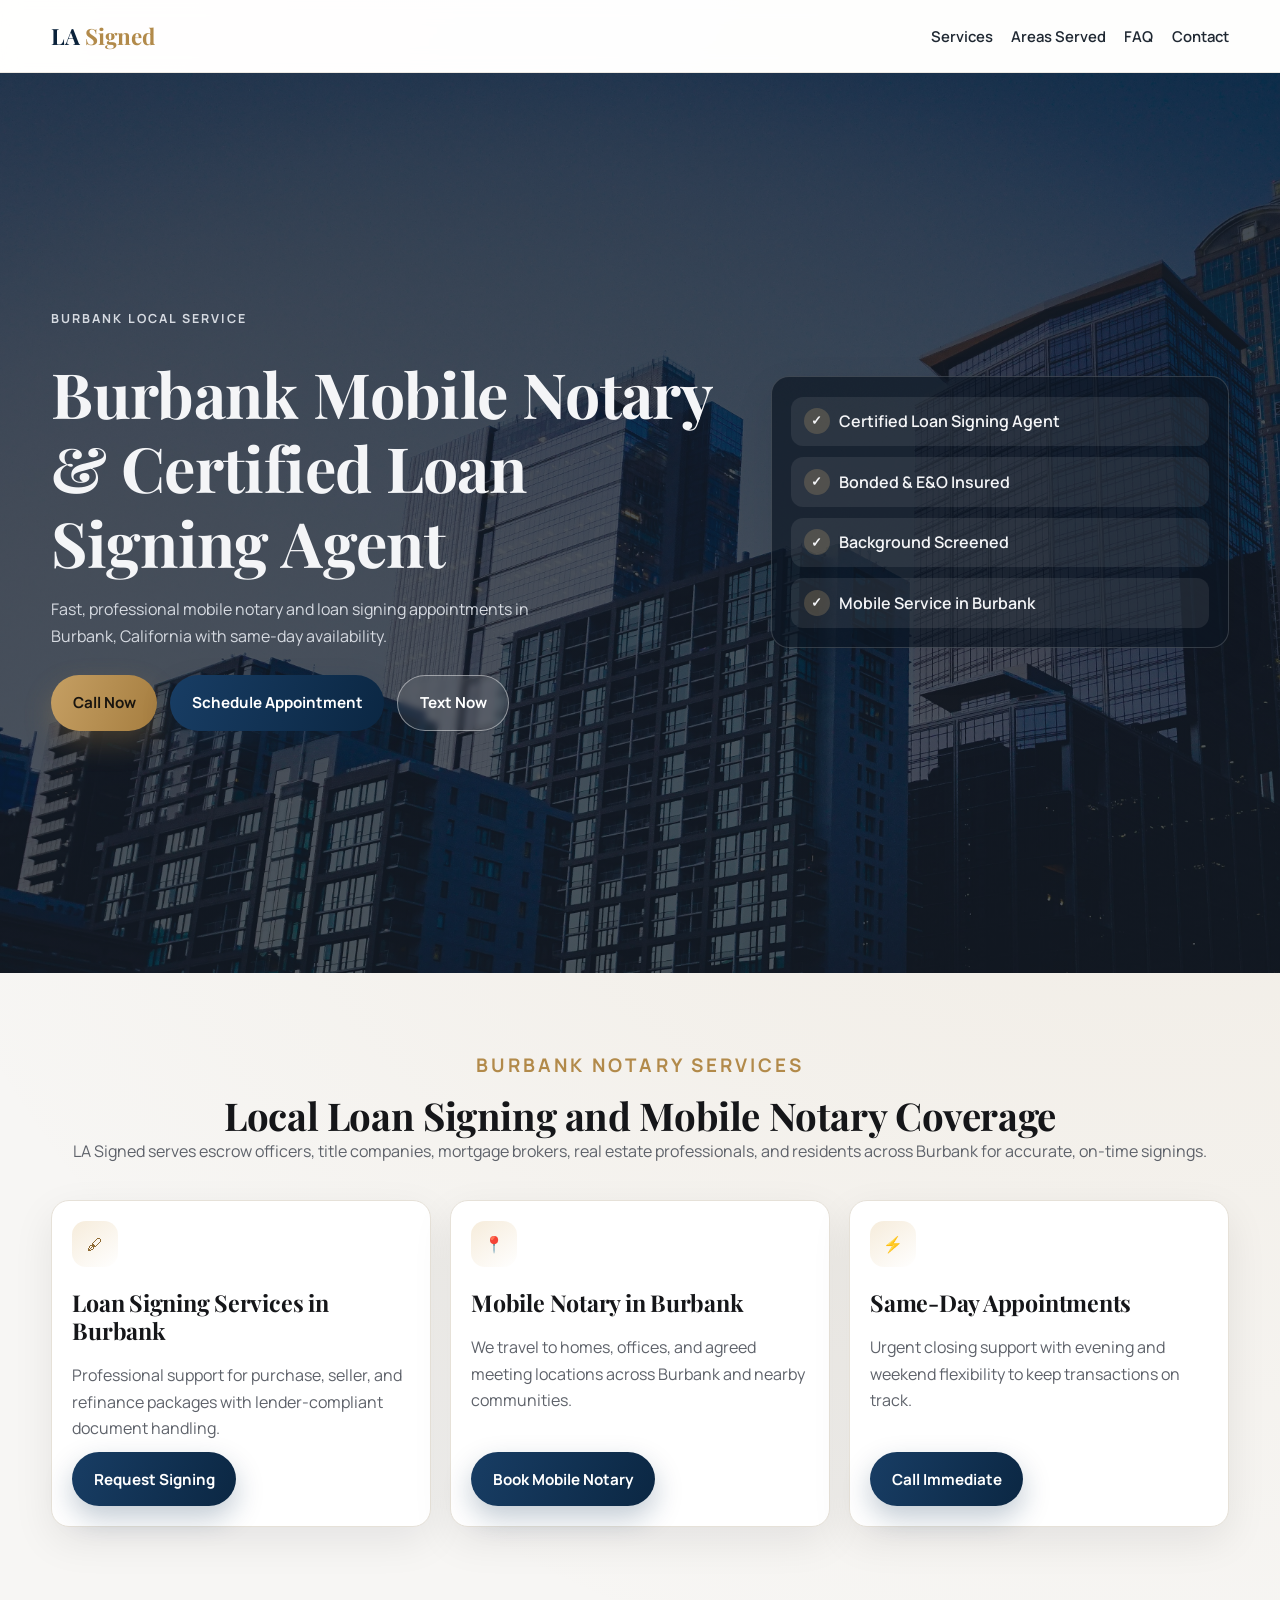
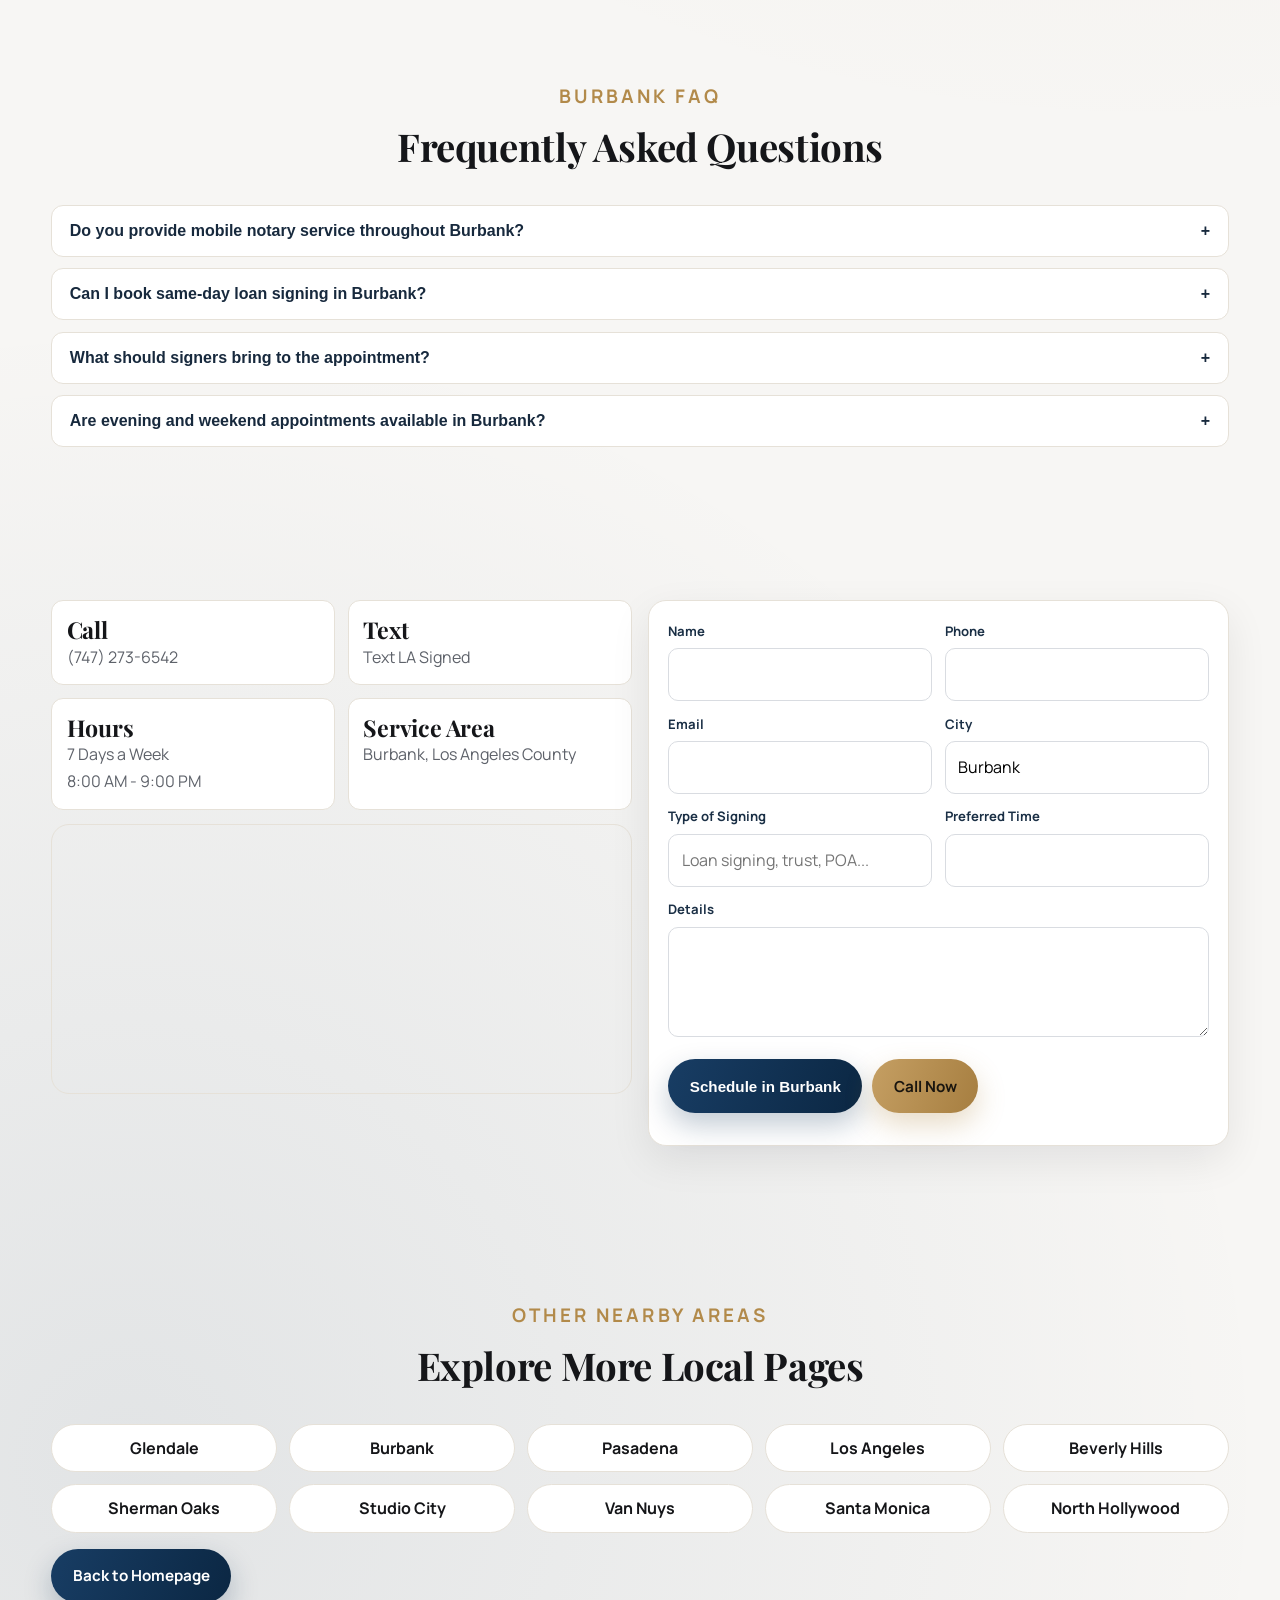
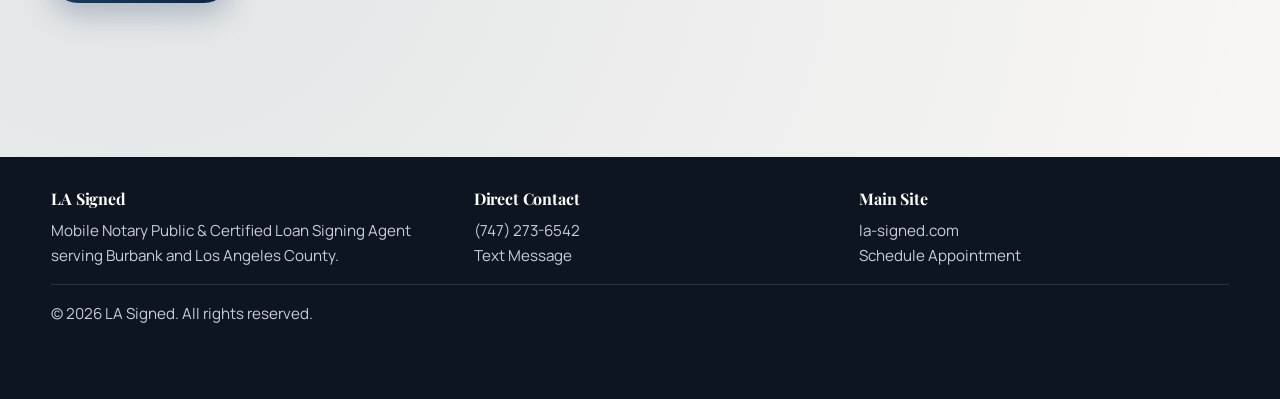
<file: burbank-loan-signing-agent/index.html>
<!DOCTYPE html>
<html lang="en">
<head>
  <meta charset="UTF-8">
  <meta name="viewport" content="width=device-width, initial-scale=1.0">
  <title>Burbank Loan Signing Agent &amp; Mobile Notary | LA Signed</title>
  <meta name="description" content="LA Signed provides Burbank mobile notary and certified loan signing agent services with same-day appointments, evening availability, and professional document handling.">
  <meta name="keywords" content="Burbank mobile notary, Burbank loan signing agent, notary public Burbank, same-day notary Burbank, refinance signing Burbank">
  <link rel="canonical" href="https://la-signed.com/burbank-loan-signing-agent/">
  <link rel="icon" type="image/png" sizes="32x32" href="../assets/certs/favicon-32.png">
  <link rel="preconnect" href="https://fonts.googleapis.com">
  <link rel="preconnect" href="https://fonts.gstatic.com" crossorigin>
  <link href="https://fonts.googleapis.com/css2?family=Manrope:wght@400;500;600;700;800&amp;family=Playfair+Display:wght@500;600;700;800&amp;display=swap" rel="stylesheet">
  <link rel="stylesheet" href="../assets/css/site.css">
  <script type="application/ld+json">
  {
    "@context": "https://schema.org",
    "@type": "Service",
    "name": "Burbank Mobile Notary and Loan Signing Services",
    "provider": {
      "@type": "LocalBusiness",
      "name": "LA Signed",
      "telephone": "+1-747-273-6542",
      "address": {
        "@type": "PostalAddress",
        "addressLocality": "Glendale",
        "addressRegion": "CA",
        "addressCountry": "US"
      }
    },
    "areaServed": "Burbank, California",
    "serviceType": [
      "Mobile Notary",
      "Loan Signing",
      "Refinance Signing",
      "Hospital Notary"
    ]
  }
  </script>
</head>
<body>
  <header class="header">
    <div class="container nav">
      <a class="brand" href="../index.html">LA <span>Signed</span></a>
      <button class="nav-toggle" data-nav-toggle aria-label="Toggle navigation" aria-expanded="false">☰</button>
      <ul class="nav-links" data-nav-links>
        <li><a href="../index.html#services">Services</a></li>
        <li><a href="../index.html#areas">Areas Served</a></li>
        <li><a href="#faq">FAQ</a></li>
        <li><a href="#contact">Contact</a></li>
      </ul>
    </div>
  </header>

  <main>
    <section class="hero" style="padding-top:5.4rem;">
      <div class="container hero-grid">
        <div>
          <p class="eyebrow">Burbank Local Service</p>
          <h1>Burbank Mobile Notary &amp; Certified Loan Signing Agent</h1>
          <p>Fast, professional mobile notary and loan signing appointments in Burbank, California with same-day availability.</p>
          <div class="hero-actions">
            <a class="btn btn-gold" href="tel:+17472736542">Call Now</a>
            <a class="btn btn-primary" href="#contact">Schedule Appointment</a>
            <a class="btn btn-outline" href="sms:+17472736542">Text Now</a>
          </div>
        </div>
        <aside class="hero-card" aria-label="Trust badges">
          <div class="badges">
            <div class="badge"><span class="badge-icon">✓</span> Certified Loan Signing Agent</div>
            <div class="badge"><span class="badge-icon">✓</span> Bonded &amp; E&amp;O Insured</div>
            <div class="badge"><span class="badge-icon">✓</span> Background Screened</div>
            <div class="badge"><span class="badge-icon">✓</span> Mobile Service in Burbank</div>
          </div>
        </aside>
      </div>
    </section>

    <section class="section">
      <div class="container">
        <div class="section-head reveal">
          <p class="section-kicker">Burbank Notary Services</p>
          <h2>Local Loan Signing and Mobile Notary Coverage</h2>
          <p>LA Signed serves escrow officers, title companies, mortgage brokers, real estate professionals, and residents across Burbank for accurate, on-time signings.</p>
        </div>
        <div class="grid services-grid">
          <article class="card service-card reveal"><div class="icon-wrap">🖋</div><h3>Loan Signing Services in Burbank</h3><p>Professional support for purchase, seller, and refinance packages with lender-compliant document handling.</p><a href="#contact" class="btn btn-primary">Request Signing</a></article>
          <article class="card service-card reveal"><div class="icon-wrap">📍</div><h3>Mobile Notary in Burbank</h3><p>We travel to homes, offices, and agreed meeting locations across Burbank and nearby communities.</p><a href="#contact" class="btn btn-primary">Book Mobile Notary</a></article>
          <article class="card service-card reveal"><div class="icon-wrap">⚡</div><h3>Same-Day Appointments</h3><p>Urgent closing support with evening and weekend flexibility to keep transactions on track.</p><a href="tel:+17472736542" class="btn btn-primary">Call Immediate</a></article>
        </div>
      </div>
    </section>

    <section class="section" id="faq">
      <div class="container">
        <div class="section-head reveal">
          <p class="section-kicker">Burbank FAQ</p>
          <h2>Frequently Asked Questions</h2>
        </div>
        <div class="faq-list reveal">
          <article class="faq-item">
            <button class="faq-btn" aria-expanded="false">Do you provide mobile notary service throughout Burbank?<span>+</span></button>
            <div class="faq-content" hidden>
              <p>Yes. LA Signed provides mobile notary service across Burbank and surrounding Los Angeles County neighborhoods.</p>
            </div>
          </article>
          <article class="faq-item">
            <button class="faq-btn" aria-expanded="false">Can I book same-day loan signing in Burbank?<span>+</span></button>
            <div class="faq-content" hidden>
              <p>In many cases, yes. Same-day availability depends on appointment volume, time, and travel distance.</p>
            </div>
          </article>
          <article class="faq-item">
            <button class="faq-btn" aria-expanded="false">What should signers bring to the appointment?<span>+</span></button>
            <div class="faq-content" hidden>
              <p>Please prepare unsigned documents and valid government-issued photo ID matching the signing name.</p>
            </div>
          </article>
          <article class="faq-item">
            <button class="faq-btn" aria-expanded="false">Are evening and weekend appointments available in Burbank?<span>+</span></button>
            <div class="faq-content" hidden>
              <p>Yes. LA Signed offers evening and weekend appointments to accommodate busy borrower schedules.</p>
            </div>
          </article>
        </div>
      </div>
    </section>

    <section id="contact" class="section">
      <div class="container contact-wrap reveal">
        <div>
          <div class="contact-cards">
            <article class="contact-card"><h3>Call</h3><p><a href="tel:+17472736542">(747) 273-6542</a></p></article>
            <article class="contact-card"><h3>Text</h3><p><a href="sms:+17472736542">Text LA Signed</a></p></article>
            <article class="contact-card"><h3>Hours</h3><p>7 Days a Week<br>8:00 AM - 9:00 PM</p></article>
            <article class="contact-card"><h3>Service Area</h3><p>Burbank, Los Angeles County</p></article>
          </div>
          <div class="map-frame" style="margin-top:0.9rem;">
            <iframe src="https://www.google.com/maps?q=Burbank,+California&amp;output=embed" loading="lazy" title="Burbank service map"></iframe>
          </div>
        </div>

        <form class="contact-form" id="contact-form" action="https://formspree.io/f/mojnvqyw" method="POST">
          <input type="text" name="_gotcha" tabindex="-1" autocomplete="off" style="display:none">
          <input type="hidden" name="_subject" value="Burbank booking request - LA Signed">
          <div class="form-grid">
            <div><label for="name">Name</label><input id="name" name="name" required></div>
            <div><label for="phone">Phone</label><input id="phone" name="phone" required></div>
            <div><label for="email">Email</label><input id="email" type="email" name="email" required></div>
            <div><label for="city">City</label><input id="city" name="city" value="Burbank" required></div>
            <div><label for="signing_type">Type of Signing</label><input id="signing_type" name="signing_type" placeholder="Loan signing, trust, POA..." required></div>
            <div><label for="time">Preferred Time</label><input id="time" name="preferred_time" required></div>
          </div>
          <div style="margin-top:0.8rem;"><label for="message">Details</label><textarea id="message" name="message"></textarea></div>
          <div style="margin-top:0.9rem; display:flex; gap:0.6rem; flex-wrap:wrap;">
            <button class="btn btn-primary" type="submit">Schedule in Burbank</button>
            <a class="btn btn-gold" href="tel:+17472736542">Call Now</a>
          </div>
          <p id="form-status" style="margin-top:0.8rem; font-weight:600; color:var(--success);" aria-live="polite"></p>
        </form>
      </div>
    </section>

    <section class="section">
      <div class="container">
        <div class="section-head">
          <p class="section-kicker">Other Nearby Areas</p>
          <h2>Explore More Local Pages</h2>
        </div>
        <div class="location-grid">
          <a class="location-pill" href="/glendale-mobile-notary/">Glendale</a>
          <a class="location-pill" href="/burbank-loan-signing-agent/">Burbank</a>
          <a class="location-pill" href="/pasadena-mobile-notary/">Pasadena</a>
          <a class="location-pill" href="/los-angeles-mobile-notary/">Los Angeles</a>
          <a class="location-pill" href="/beverly-hills-mobile-notary/">Beverly Hills</a>
          <a class="location-pill" href="/sherman-oaks-mobile-notary/">Sherman Oaks</a>
          <a class="location-pill" href="/studio-city-mobile-notary/">Studio City</a>
          <a class="location-pill" href="/van-nuys-mobile-notary/">Van Nuys</a>
          <a class="location-pill" href="/santa-monica-mobile-notary/">Santa Monica</a>
          <a class="location-pill" href="/north-hollywood-mobile-notary/">North Hollywood</a>
        </div>
        <p style="margin-top:1rem;"><a class="btn btn-primary" href="../index.html">Back to Homepage</a></p>
      </div>
    </section>
  </main>

  <footer class="footer">
    <div class="container">
      <div>
        <h4>LA Signed</h4>
        <p>Mobile Notary Public &amp; Certified Loan Signing Agent serving Burbank and Los Angeles County.</p>
      </div>
      <div>
        <h4>Direct Contact</h4>
        <p><a href="tel:+17472736542">(747) 273-6542</a></p>
        <p><a href="sms:+17472736542">Text Message</a></p>
      </div>
      <div>
        <h4>Main Site</h4>
        <p><a href="../index.html">la-signed.com</a></p>
        <p><a href="../index.html#contact">Schedule Appointment</a></p>
      </div>
      <div class="footer-bottom" style="grid-column: 1/-1;">
        <p>&copy; 2026 LA Signed. All rights reserved.</p>
      </div>
    </div>
  </footer>

  <div class="mobile-sticky">
    <a class="call" href="tel:+17472736542">Call Now</a>
    <a class="text" href="sms:+17472736542">Text Now</a>
    <a class="book" href="#contact">Book</a>
  </div>

  <script src="../assets/js/site.js" defer></script>
</body>
</html>
</file>
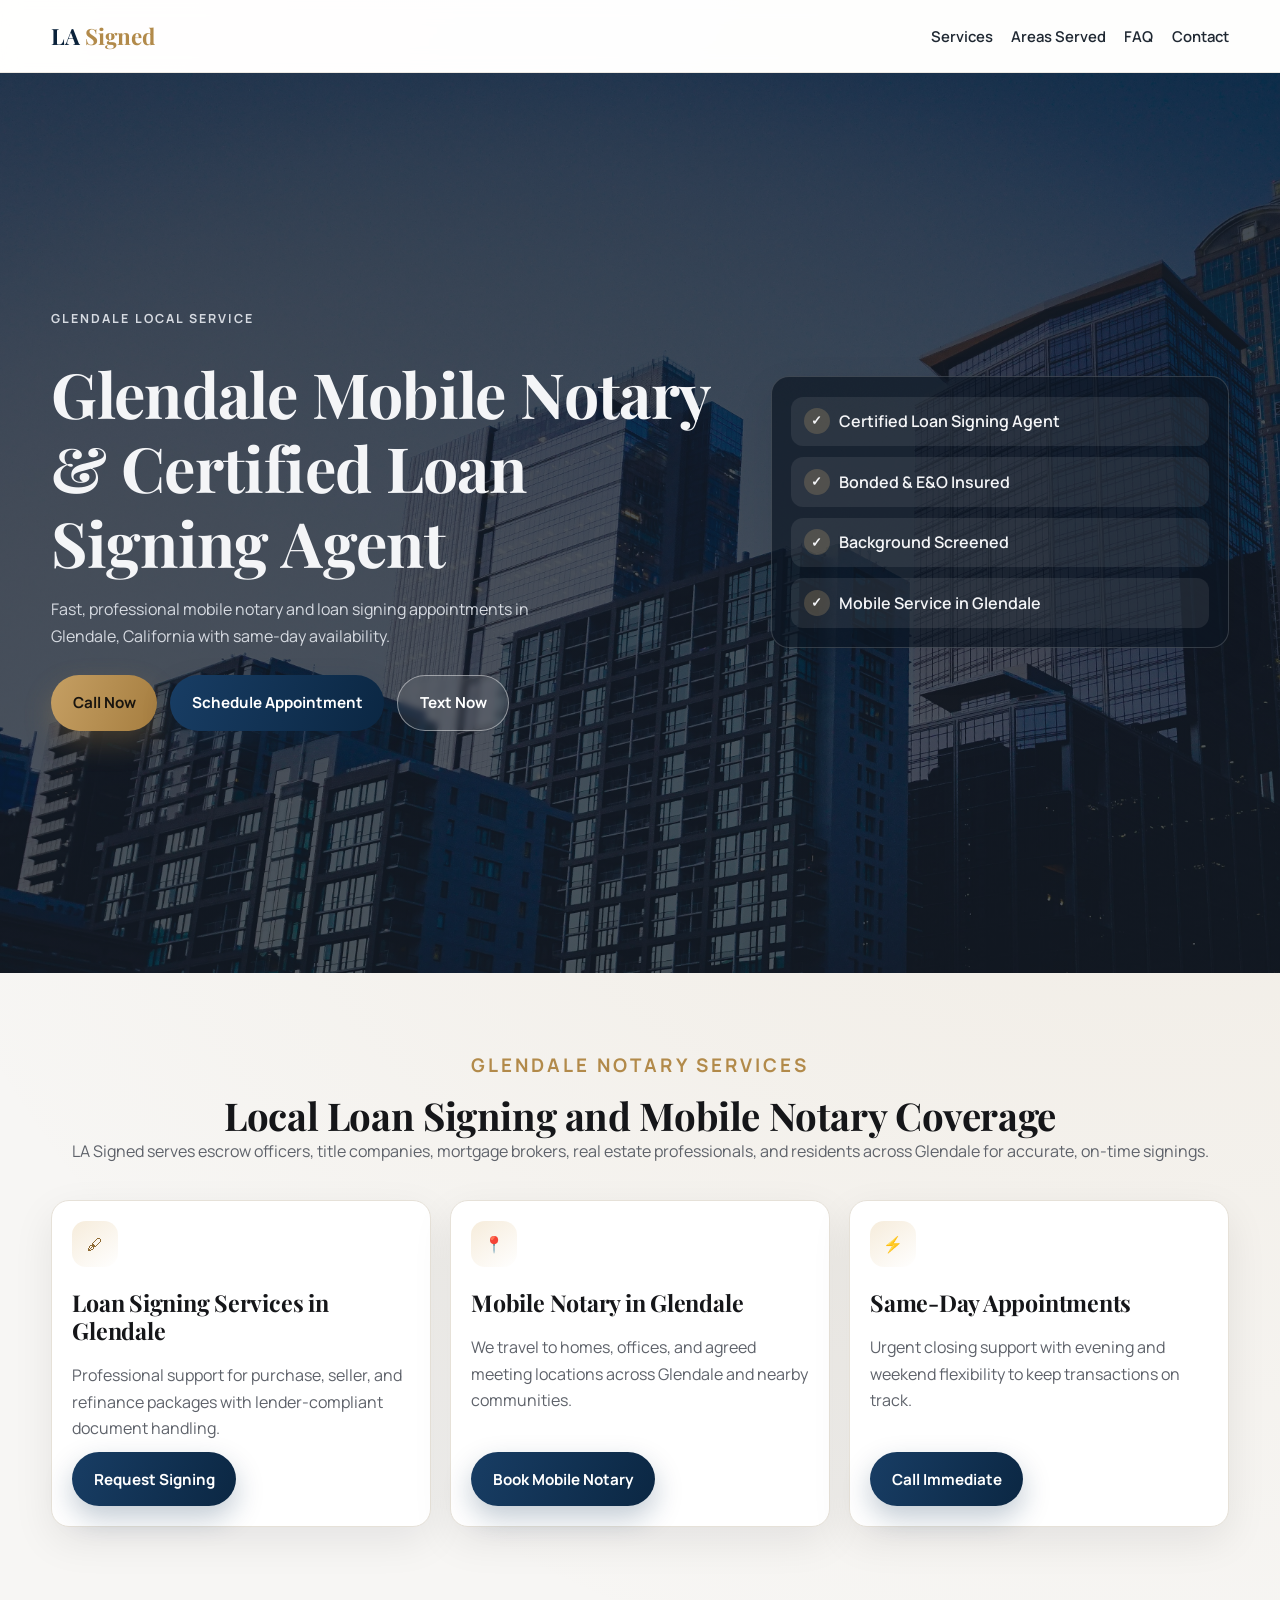
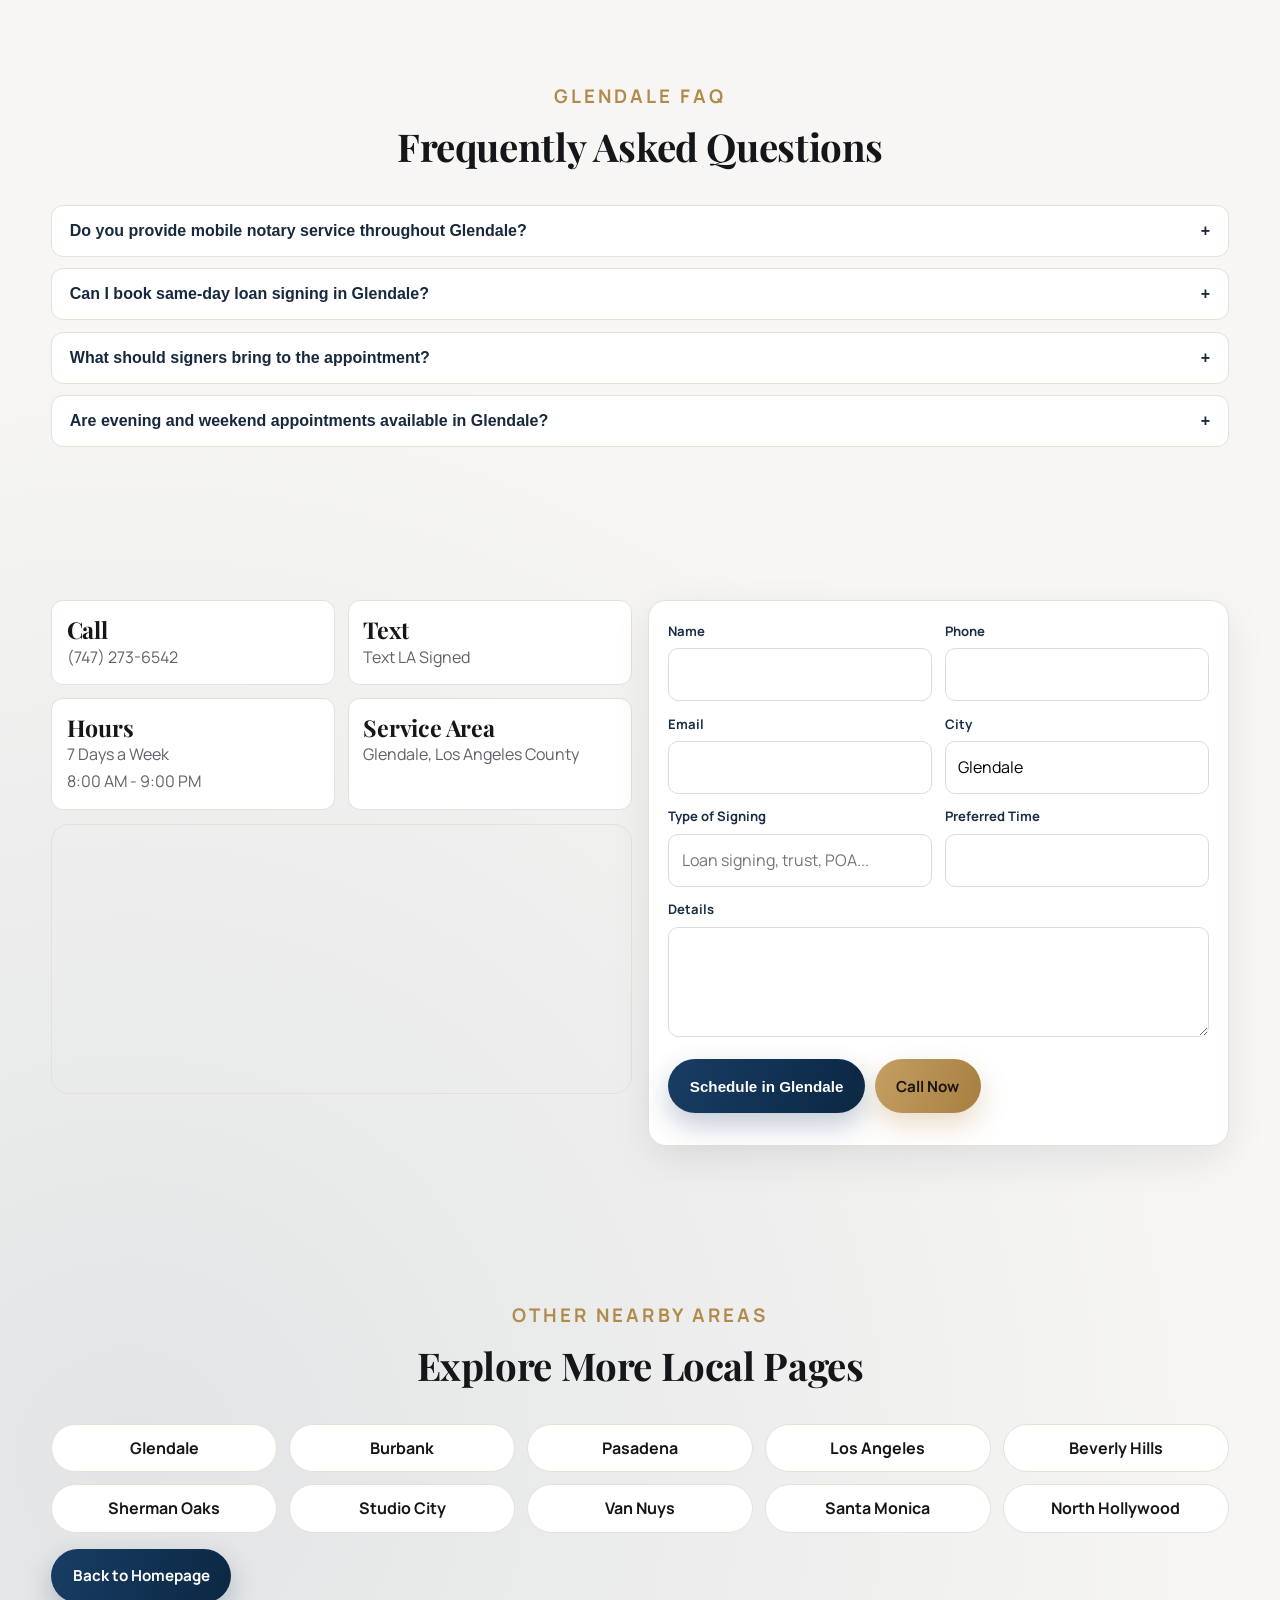
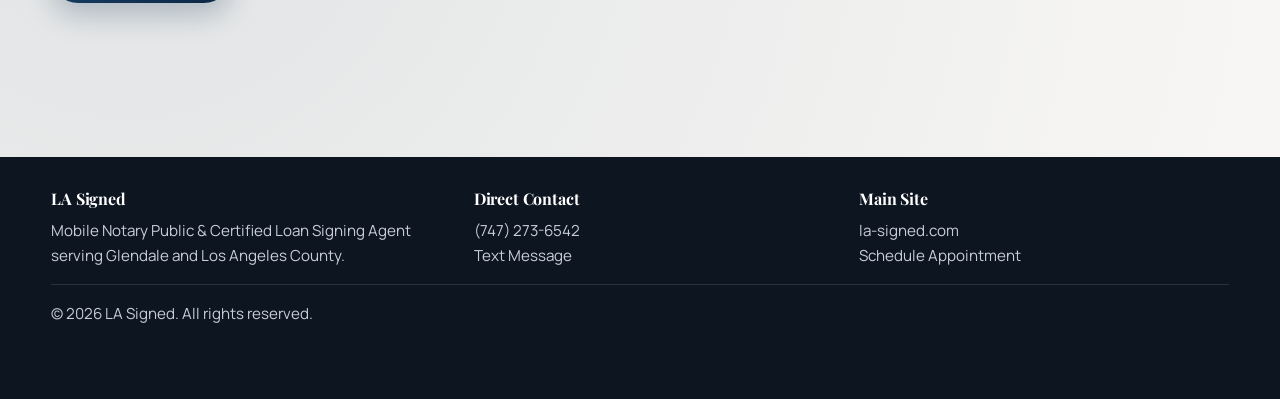
<file: glendale-mobile-notary/index.html>
<!DOCTYPE html>
<html lang="en">
<head>
  <meta charset="UTF-8">
  <meta name="viewport" content="width=device-width, initial-scale=1.0">
  <title>Glendale Mobile Notary Public &amp; Loan Signing Agent | LA Signed</title>
  <meta name="description" content="LA Signed provides Glendale mobile notary and certified loan signing agent services with same-day appointments, evening availability, and professional document handling.">
  <meta name="keywords" content="Glendale mobile notary, Glendale loan signing agent, notary public Glendale, same-day notary Glendale, refinance signing Glendale">
  <link rel="canonical" href="https://la-signed.com/glendale-mobile-notary/">
  <link rel="icon" type="image/png" sizes="32x32" href="../assets/certs/favicon-32.png">
  <link rel="preconnect" href="https://fonts.googleapis.com">
  <link rel="preconnect" href="https://fonts.gstatic.com" crossorigin>
  <link href="https://fonts.googleapis.com/css2?family=Manrope:wght@400;500;600;700;800&amp;family=Playfair+Display:wght@500;600;700;800&amp;display=swap" rel="stylesheet">
  <link rel="stylesheet" href="../assets/css/site.css">
  <script type="application/ld+json">
  {
    "@context": "https://schema.org",
    "@type": "Service",
    "name": "Glendale Mobile Notary and Loan Signing Services",
    "provider": {
      "@type": "LocalBusiness",
      "name": "LA Signed",
      "telephone": "+1-747-273-6542",
      "address": {
        "@type": "PostalAddress",
        "addressLocality": "Glendale",
        "addressRegion": "CA",
        "addressCountry": "US"
      }
    },
    "areaServed": "Glendale, California",
    "serviceType": [
      "Mobile Notary",
      "Loan Signing",
      "Refinance Signing",
      "Hospital Notary"
    ]
  }
  </script>
</head>
<body>
  <header class="header">
    <div class="container nav">
      <a class="brand" href="../index.html">LA <span>Signed</span></a>
      <button class="nav-toggle" data-nav-toggle aria-label="Toggle navigation" aria-expanded="false">☰</button>
      <ul class="nav-links" data-nav-links>
        <li><a href="../index.html#services">Services</a></li>
        <li><a href="../index.html#areas">Areas Served</a></li>
        <li><a href="#faq">FAQ</a></li>
        <li><a href="#contact">Contact</a></li>
      </ul>
    </div>
  </header>

  <main>
    <section class="hero" style="padding-top:5.4rem;">
      <div class="container hero-grid">
        <div>
          <p class="eyebrow">Glendale Local Service</p>
          <h1>Glendale Mobile Notary &amp; Certified Loan Signing Agent</h1>
          <p>Fast, professional mobile notary and loan signing appointments in Glendale, California with same-day availability.</p>
          <div class="hero-actions">
            <a class="btn btn-gold" href="tel:+17472736542">Call Now</a>
            <a class="btn btn-primary" href="#contact">Schedule Appointment</a>
            <a class="btn btn-outline" href="sms:+17472736542">Text Now</a>
          </div>
        </div>
        <aside class="hero-card" aria-label="Trust badges">
          <div class="badges">
            <div class="badge"><span class="badge-icon">✓</span> Certified Loan Signing Agent</div>
            <div class="badge"><span class="badge-icon">✓</span> Bonded &amp; E&amp;O Insured</div>
            <div class="badge"><span class="badge-icon">✓</span> Background Screened</div>
            <div class="badge"><span class="badge-icon">✓</span> Mobile Service in Glendale</div>
          </div>
        </aside>
      </div>
    </section>

    <section class="section">
      <div class="container">
        <div class="section-head reveal">
          <p class="section-kicker">Glendale Notary Services</p>
          <h2>Local Loan Signing and Mobile Notary Coverage</h2>
          <p>LA Signed serves escrow officers, title companies, mortgage brokers, real estate professionals, and residents across Glendale for accurate, on-time signings.</p>
        </div>
        <div class="grid services-grid">
          <article class="card service-card reveal"><div class="icon-wrap">🖋</div><h3>Loan Signing Services in Glendale</h3><p>Professional support for purchase, seller, and refinance packages with lender-compliant document handling.</p><a href="#contact" class="btn btn-primary">Request Signing</a></article>
          <article class="card service-card reveal"><div class="icon-wrap">📍</div><h3>Mobile Notary in Glendale</h3><p>We travel to homes, offices, and agreed meeting locations across Glendale and nearby communities.</p><a href="#contact" class="btn btn-primary">Book Mobile Notary</a></article>
          <article class="card service-card reveal"><div class="icon-wrap">⚡</div><h3>Same-Day Appointments</h3><p>Urgent closing support with evening and weekend flexibility to keep transactions on track.</p><a href="tel:+17472736542" class="btn btn-primary">Call Immediate</a></article>
        </div>
      </div>
    </section>

    <section class="section" id="faq">
      <div class="container">
        <div class="section-head reveal">
          <p class="section-kicker">Glendale FAQ</p>
          <h2>Frequently Asked Questions</h2>
        </div>
        <div class="faq-list reveal">
          <article class="faq-item">
            <button class="faq-btn" aria-expanded="false">Do you provide mobile notary service throughout Glendale?<span>+</span></button>
            <div class="faq-content" hidden>
              <p>Yes. LA Signed provides mobile notary service across Glendale and surrounding Los Angeles County neighborhoods.</p>
            </div>
          </article>
          <article class="faq-item">
            <button class="faq-btn" aria-expanded="false">Can I book same-day loan signing in Glendale?<span>+</span></button>
            <div class="faq-content" hidden>
              <p>In many cases, yes. Same-day availability depends on appointment volume, time, and travel distance.</p>
            </div>
          </article>
          <article class="faq-item">
            <button class="faq-btn" aria-expanded="false">What should signers bring to the appointment?<span>+</span></button>
            <div class="faq-content" hidden>
              <p>Please prepare unsigned documents and valid government-issued photo ID matching the signing name.</p>
            </div>
          </article>
          <article class="faq-item">
            <button class="faq-btn" aria-expanded="false">Are evening and weekend appointments available in Glendale?<span>+</span></button>
            <div class="faq-content" hidden>
              <p>Yes. LA Signed offers evening and weekend appointments to accommodate busy borrower schedules.</p>
            </div>
          </article>
        </div>
      </div>
    </section>

    <section id="contact" class="section">
      <div class="container contact-wrap reveal">
        <div>
          <div class="contact-cards">
            <article class="contact-card"><h3>Call</h3><p><a href="tel:+17472736542">(747) 273-6542</a></p></article>
            <article class="contact-card"><h3>Text</h3><p><a href="sms:+17472736542">Text LA Signed</a></p></article>
            <article class="contact-card"><h3>Hours</h3><p>7 Days a Week<br>8:00 AM - 9:00 PM</p></article>
            <article class="contact-card"><h3>Service Area</h3><p>Glendale, Los Angeles County</p></article>
          </div>
          <div class="map-frame" style="margin-top:0.9rem;">
            <iframe src="https://www.google.com/maps?q=Glendale,+California&amp;output=embed" loading="lazy" title="Glendale service map"></iframe>
          </div>
        </div>

        <form class="contact-form" id="contact-form" action="https://formspree.io/f/mojnvqyw" method="POST">
          <input type="text" name="_gotcha" tabindex="-1" autocomplete="off" style="display:none">
          <input type="hidden" name="_subject" value="Glendale booking request - LA Signed">
          <div class="form-grid">
            <div><label for="name">Name</label><input id="name" name="name" required></div>
            <div><label for="phone">Phone</label><input id="phone" name="phone" required></div>
            <div><label for="email">Email</label><input id="email" type="email" name="email" required></div>
            <div><label for="city">City</label><input id="city" name="city" value="Glendale" required></div>
            <div><label for="signing_type">Type of Signing</label><input id="signing_type" name="signing_type" placeholder="Loan signing, trust, POA..." required></div>
            <div><label for="time">Preferred Time</label><input id="time" name="preferred_time" required></div>
          </div>
          <div style="margin-top:0.8rem;"><label for="message">Details</label><textarea id="message" name="message"></textarea></div>
          <div style="margin-top:0.9rem; display:flex; gap:0.6rem; flex-wrap:wrap;">
            <button class="btn btn-primary" type="submit">Schedule in Glendale</button>
            <a class="btn btn-gold" href="tel:+17472736542">Call Now</a>
          </div>
          <p id="form-status" style="margin-top:0.8rem; font-weight:600; color:var(--success);" aria-live="polite"></p>
        </form>
      </div>
    </section>

    <section class="section">
      <div class="container">
        <div class="section-head">
          <p class="section-kicker">Other Nearby Areas</p>
          <h2>Explore More Local Pages</h2>
        </div>
        <div class="location-grid">
          <a class="location-pill" href="/glendale-mobile-notary/">Glendale</a>
          <a class="location-pill" href="/burbank-loan-signing-agent/">Burbank</a>
          <a class="location-pill" href="/pasadena-mobile-notary/">Pasadena</a>
          <a class="location-pill" href="/los-angeles-mobile-notary/">Los Angeles</a>
          <a class="location-pill" href="/beverly-hills-mobile-notary/">Beverly Hills</a>
          <a class="location-pill" href="/sherman-oaks-mobile-notary/">Sherman Oaks</a>
          <a class="location-pill" href="/studio-city-mobile-notary/">Studio City</a>
          <a class="location-pill" href="/van-nuys-mobile-notary/">Van Nuys</a>
          <a class="location-pill" href="/santa-monica-mobile-notary/">Santa Monica</a>
          <a class="location-pill" href="/north-hollywood-mobile-notary/">North Hollywood</a>
        </div>
        <p style="margin-top:1rem;"><a class="btn btn-primary" href="../index.html">Back to Homepage</a></p>
      </div>
    </section>
  </main>

  <footer class="footer">
    <div class="container">
      <div>
        <h4>LA Signed</h4>
        <p>Mobile Notary Public &amp; Certified Loan Signing Agent serving Glendale and Los Angeles County.</p>
      </div>
      <div>
        <h4>Direct Contact</h4>
        <p><a href="tel:+17472736542">(747) 273-6542</a></p>
        <p><a href="sms:+17472736542">Text Message</a></p>
      </div>
      <div>
        <h4>Main Site</h4>
        <p><a href="../index.html">la-signed.com</a></p>
        <p><a href="../index.html#contact">Schedule Appointment</a></p>
      </div>
      <div class="footer-bottom" style="grid-column: 1/-1;">
        <p>&copy; 2026 LA Signed. All rights reserved.</p>
      </div>
    </div>
  </footer>

  <div class="mobile-sticky">
    <a class="call" href="tel:+17472736542">Call Now</a>
    <a class="text" href="sms:+17472736542">Text Now</a>
    <a class="book" href="#contact">Book</a>
  </div>

  <script src="../assets/js/site.js" defer></script>
</body>
</html>
</file>
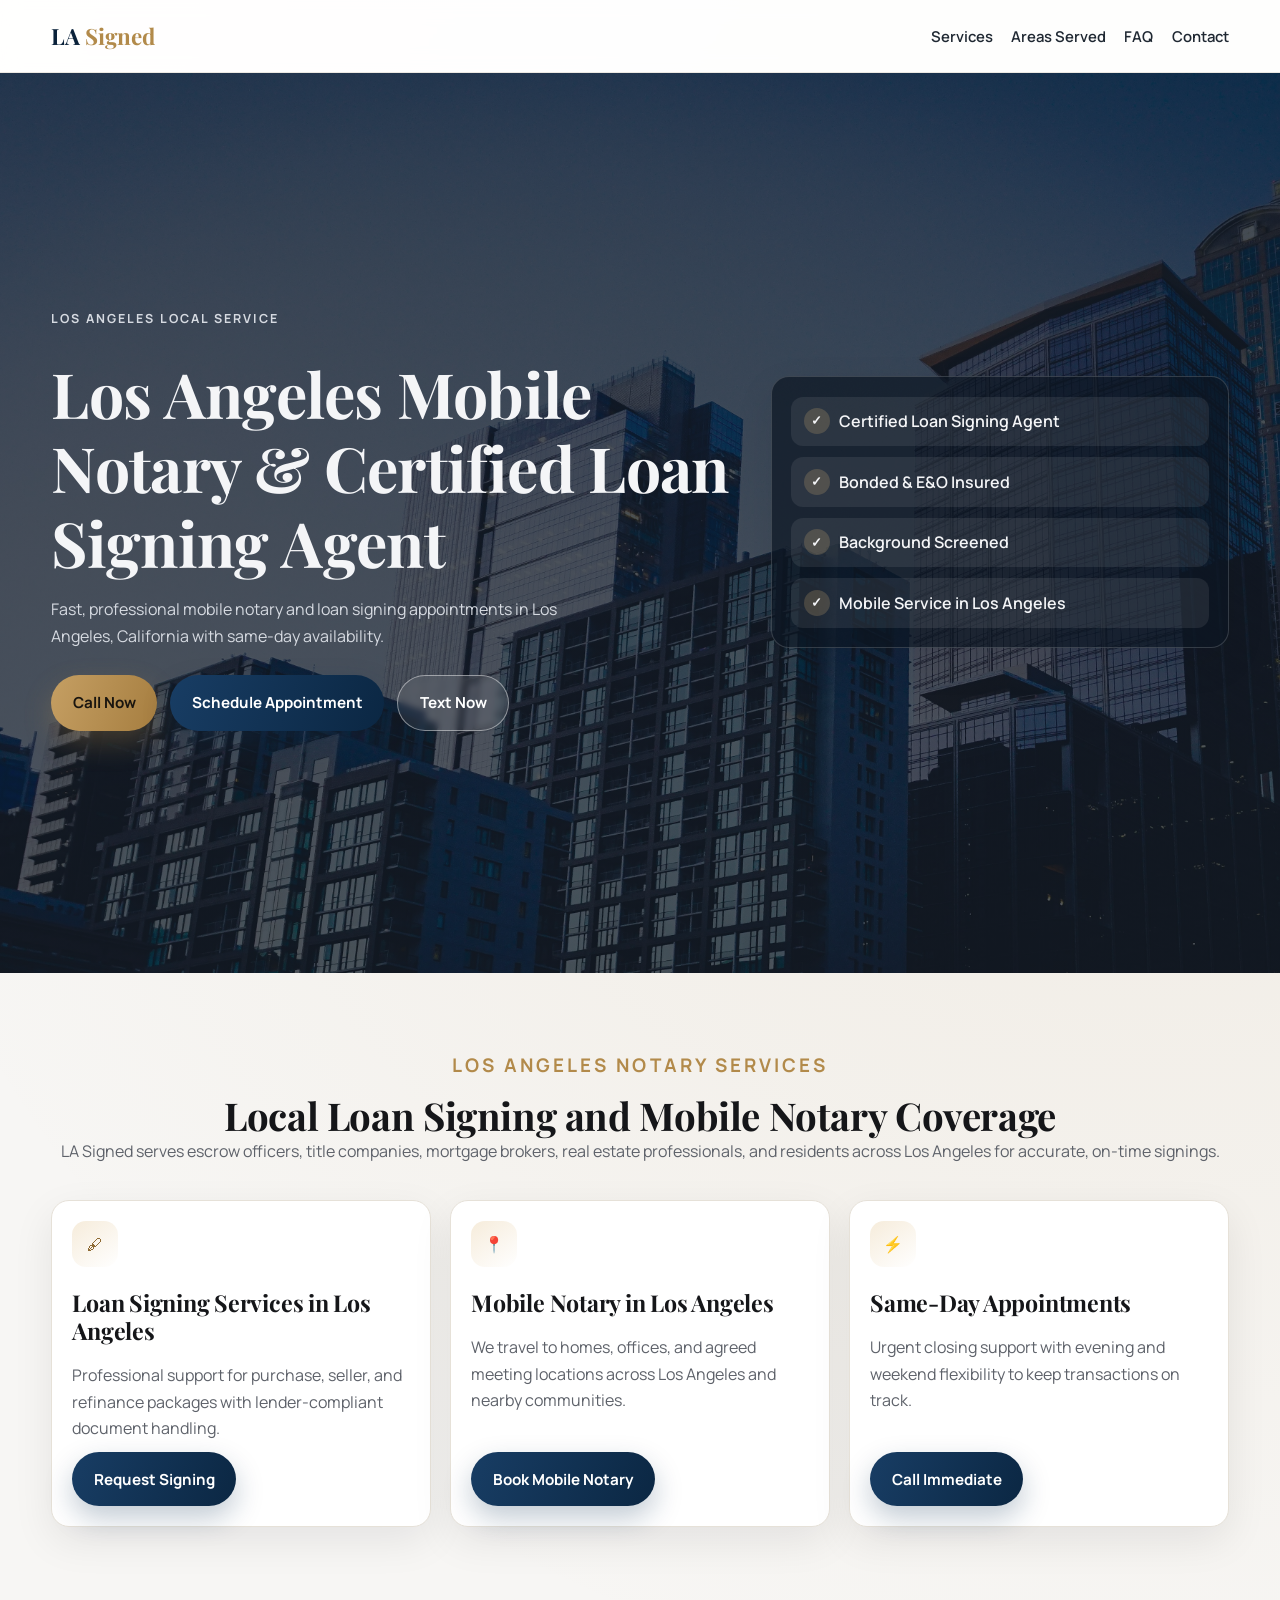
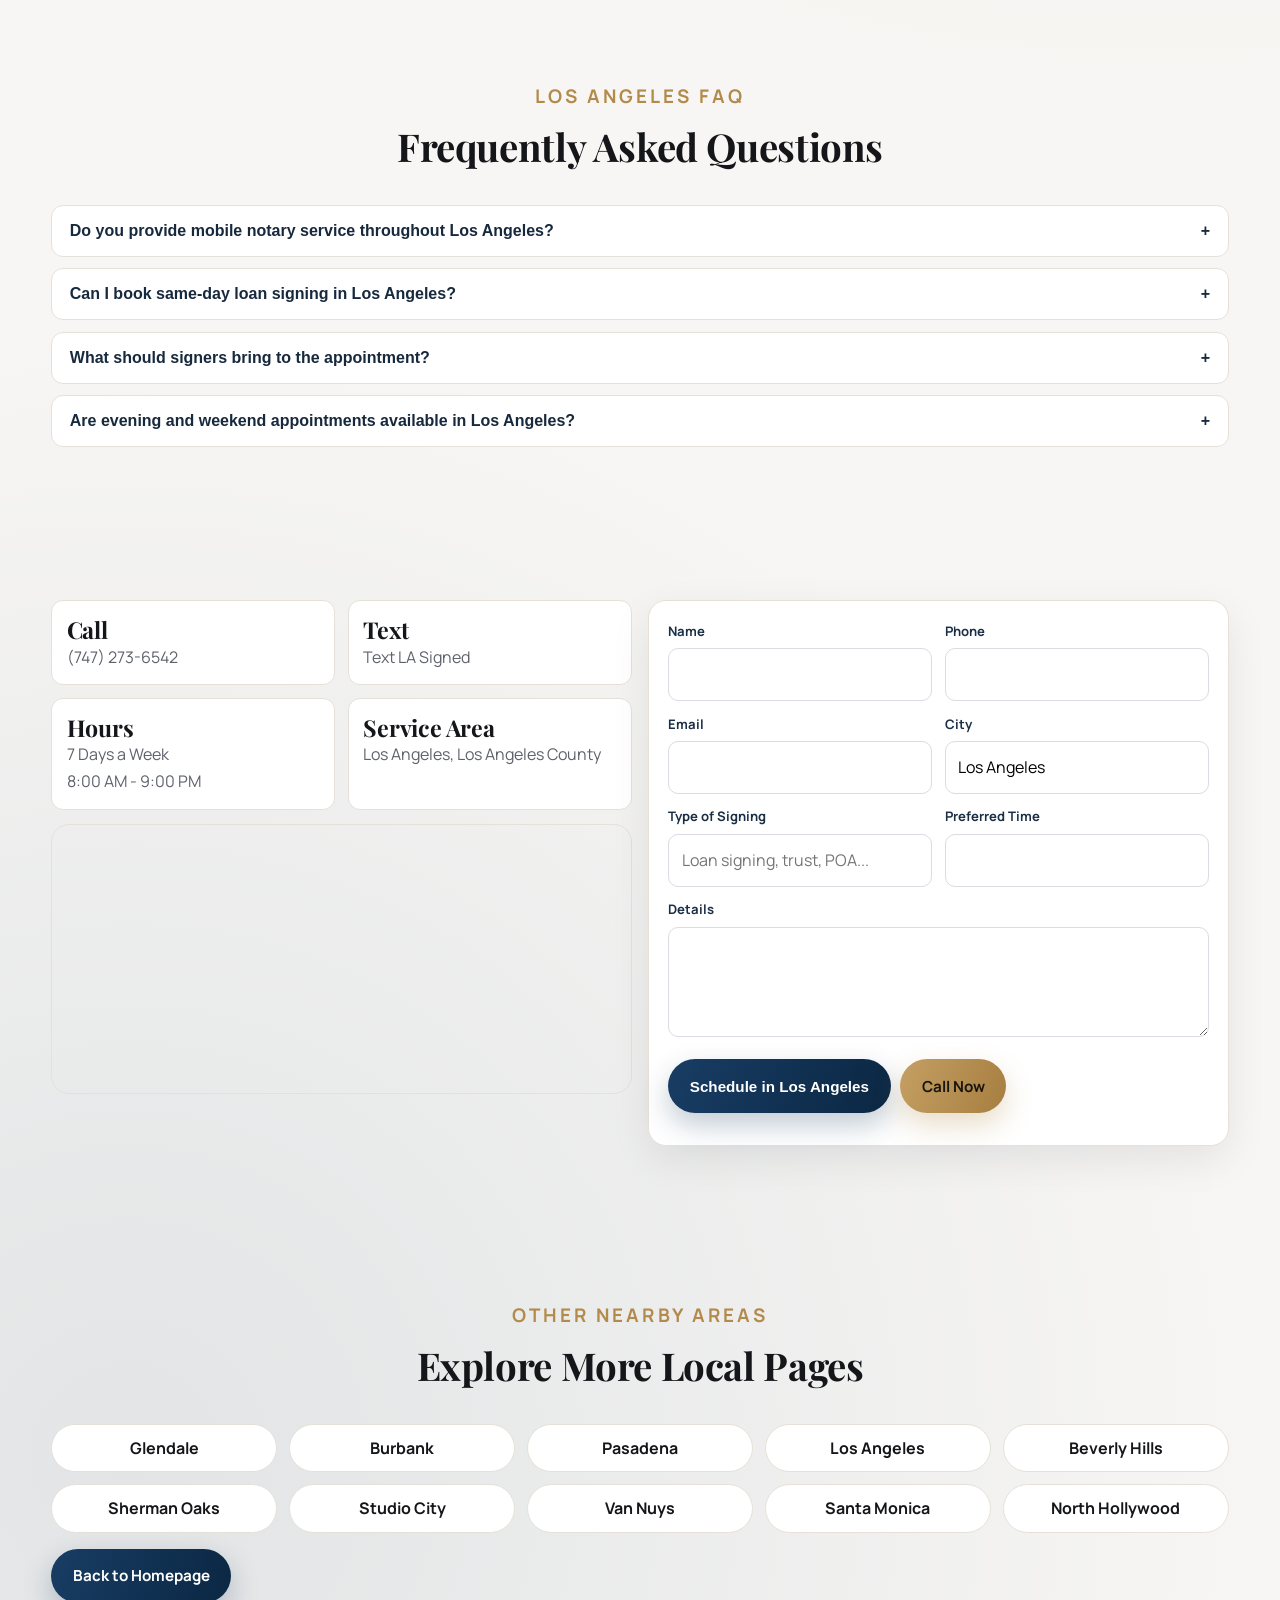
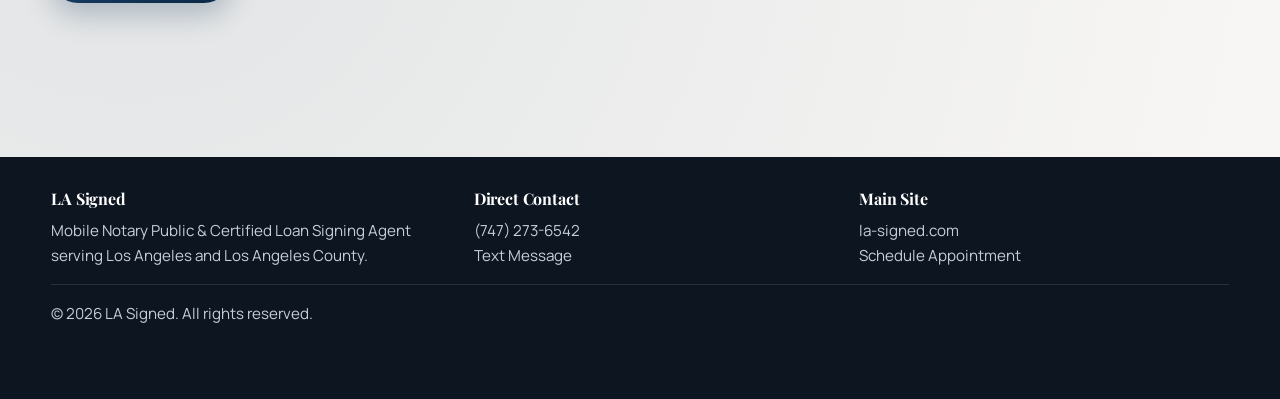
<file: los-angeles-mobile-notary/index.html>
<!DOCTYPE html>
<html lang="en">
<head>
  <meta charset="UTF-8">
  <meta name="viewport" content="width=device-width, initial-scale=1.0">
  <title>Los Angeles Mobile Notary Public &amp; Loan Signing Agent | LA Signed</title>
  <meta name="description" content="LA Signed provides Los Angeles mobile notary and certified loan signing agent services with same-day appointments, evening availability, and professional document handling.">
  <meta name="keywords" content="Los Angeles mobile notary, Los Angeles loan signing agent, notary public Los Angeles, same-day notary Los Angeles, refinance signing Los Angeles">
  <link rel="canonical" href="https://la-signed.com/los-angeles-mobile-notary/">
  <link rel="icon" type="image/png" sizes="32x32" href="../assets/certs/favicon-32.png">
  <link rel="preconnect" href="https://fonts.googleapis.com">
  <link rel="preconnect" href="https://fonts.gstatic.com" crossorigin>
  <link href="https://fonts.googleapis.com/css2?family=Manrope:wght@400;500;600;700;800&amp;family=Playfair+Display:wght@500;600;700;800&amp;display=swap" rel="stylesheet">
  <link rel="stylesheet" href="../assets/css/site.css">
  <script type="application/ld+json">
  {
    "@context": "https://schema.org",
    "@type": "Service",
    "name": "Los Angeles Mobile Notary and Loan Signing Services",
    "provider": {
      "@type": "LocalBusiness",
      "name": "LA Signed",
      "telephone": "+1-747-273-6542",
      "address": {
        "@type": "PostalAddress",
        "addressLocality": "Glendale",
        "addressRegion": "CA",
        "addressCountry": "US"
      }
    },
    "areaServed": "Los Angeles, California",
    "serviceType": [
      "Mobile Notary",
      "Loan Signing",
      "Refinance Signing",
      "Hospital Notary"
    ]
  }
  </script>
</head>
<body>
  <header class="header">
    <div class="container nav">
      <a class="brand" href="../index.html">LA <span>Signed</span></a>
      <button class="nav-toggle" data-nav-toggle aria-label="Toggle navigation" aria-expanded="false">☰</button>
      <ul class="nav-links" data-nav-links>
        <li><a href="../index.html#services">Services</a></li>
        <li><a href="../index.html#areas">Areas Served</a></li>
        <li><a href="#faq">FAQ</a></li>
        <li><a href="#contact">Contact</a></li>
      </ul>
    </div>
  </header>

  <main>
    <section class="hero" style="padding-top:5.4rem;">
      <div class="container hero-grid">
        <div>
          <p class="eyebrow">Los Angeles Local Service</p>
          <h1>Los Angeles Mobile Notary &amp; Certified Loan Signing Agent</h1>
          <p>Fast, professional mobile notary and loan signing appointments in Los Angeles, California with same-day availability.</p>
          <div class="hero-actions">
            <a class="btn btn-gold" href="tel:+17472736542">Call Now</a>
            <a class="btn btn-primary" href="#contact">Schedule Appointment</a>
            <a class="btn btn-outline" href="sms:+17472736542">Text Now</a>
          </div>
        </div>
        <aside class="hero-card" aria-label="Trust badges">
          <div class="badges">
            <div class="badge"><span class="badge-icon">✓</span> Certified Loan Signing Agent</div>
            <div class="badge"><span class="badge-icon">✓</span> Bonded &amp; E&amp;O Insured</div>
            <div class="badge"><span class="badge-icon">✓</span> Background Screened</div>
            <div class="badge"><span class="badge-icon">✓</span> Mobile Service in Los Angeles</div>
          </div>
        </aside>
      </div>
    </section>

    <section class="section">
      <div class="container">
        <div class="section-head reveal">
          <p class="section-kicker">Los Angeles Notary Services</p>
          <h2>Local Loan Signing and Mobile Notary Coverage</h2>
          <p>LA Signed serves escrow officers, title companies, mortgage brokers, real estate professionals, and residents across Los Angeles for accurate, on-time signings.</p>
        </div>
        <div class="grid services-grid">
          <article class="card service-card reveal"><div class="icon-wrap">🖋</div><h3>Loan Signing Services in Los Angeles</h3><p>Professional support for purchase, seller, and refinance packages with lender-compliant document handling.</p><a href="#contact" class="btn btn-primary">Request Signing</a></article>
          <article class="card service-card reveal"><div class="icon-wrap">📍</div><h3>Mobile Notary in Los Angeles</h3><p>We travel to homes, offices, and agreed meeting locations across Los Angeles and nearby communities.</p><a href="#contact" class="btn btn-primary">Book Mobile Notary</a></article>
          <article class="card service-card reveal"><div class="icon-wrap">⚡</div><h3>Same-Day Appointments</h3><p>Urgent closing support with evening and weekend flexibility to keep transactions on track.</p><a href="tel:+17472736542" class="btn btn-primary">Call Immediate</a></article>
        </div>
      </div>
    </section>

    <section class="section" id="faq">
      <div class="container">
        <div class="section-head reveal">
          <p class="section-kicker">Los Angeles FAQ</p>
          <h2>Frequently Asked Questions</h2>
        </div>
        <div class="faq-list reveal">
          <article class="faq-item">
            <button class="faq-btn" aria-expanded="false">Do you provide mobile notary service throughout Los Angeles?<span>+</span></button>
            <div class="faq-content" hidden>
              <p>Yes. LA Signed provides mobile notary service across Los Angeles and surrounding Los Angeles County neighborhoods.</p>
            </div>
          </article>
          <article class="faq-item">
            <button class="faq-btn" aria-expanded="false">Can I book same-day loan signing in Los Angeles?<span>+</span></button>
            <div class="faq-content" hidden>
              <p>In many cases, yes. Same-day availability depends on appointment volume, time, and travel distance.</p>
            </div>
          </article>
          <article class="faq-item">
            <button class="faq-btn" aria-expanded="false">What should signers bring to the appointment?<span>+</span></button>
            <div class="faq-content" hidden>
              <p>Please prepare unsigned documents and valid government-issued photo ID matching the signing name.</p>
            </div>
          </article>
          <article class="faq-item">
            <button class="faq-btn" aria-expanded="false">Are evening and weekend appointments available in Los Angeles?<span>+</span></button>
            <div class="faq-content" hidden>
              <p>Yes. LA Signed offers evening and weekend appointments to accommodate busy borrower schedules.</p>
            </div>
          </article>
        </div>
      </div>
    </section>

    <section id="contact" class="section">
      <div class="container contact-wrap reveal">
        <div>
          <div class="contact-cards">
            <article class="contact-card"><h3>Call</h3><p><a href="tel:+17472736542">(747) 273-6542</a></p></article>
            <article class="contact-card"><h3>Text</h3><p><a href="sms:+17472736542">Text LA Signed</a></p></article>
            <article class="contact-card"><h3>Hours</h3><p>7 Days a Week<br>8:00 AM - 9:00 PM</p></article>
            <article class="contact-card"><h3>Service Area</h3><p>Los Angeles, Los Angeles County</p></article>
          </div>
          <div class="map-frame" style="margin-top:0.9rem;">
            <iframe src="https://www.google.com/maps?q=Los+Angeles,+California&amp;output=embed" loading="lazy" title="Los Angeles service map"></iframe>
          </div>
        </div>

        <form class="contact-form" id="contact-form" action="https://formspree.io/f/mojnvqyw" method="POST">
          <input type="text" name="_gotcha" tabindex="-1" autocomplete="off" style="display:none">
          <input type="hidden" name="_subject" value="Los Angeles booking request - LA Signed">
          <div class="form-grid">
            <div><label for="name">Name</label><input id="name" name="name" required></div>
            <div><label for="phone">Phone</label><input id="phone" name="phone" required></div>
            <div><label for="email">Email</label><input id="email" type="email" name="email" required></div>
            <div><label for="city">City</label><input id="city" name="city" value="Los Angeles" required></div>
            <div><label for="signing_type">Type of Signing</label><input id="signing_type" name="signing_type" placeholder="Loan signing, trust, POA..." required></div>
            <div><label for="time">Preferred Time</label><input id="time" name="preferred_time" required></div>
          </div>
          <div style="margin-top:0.8rem;"><label for="message">Details</label><textarea id="message" name="message"></textarea></div>
          <div style="margin-top:0.9rem; display:flex; gap:0.6rem; flex-wrap:wrap;">
            <button class="btn btn-primary" type="submit">Schedule in Los Angeles</button>
            <a class="btn btn-gold" href="tel:+17472736542">Call Now</a>
          </div>
          <p id="form-status" style="margin-top:0.8rem; font-weight:600; color:var(--success);" aria-live="polite"></p>
        </form>
      </div>
    </section>

    <section class="section">
      <div class="container">
        <div class="section-head">
          <p class="section-kicker">Other Nearby Areas</p>
          <h2>Explore More Local Pages</h2>
        </div>
        <div class="location-grid">
          <a class="location-pill" href="/glendale-mobile-notary/">Glendale</a>
          <a class="location-pill" href="/burbank-loan-signing-agent/">Burbank</a>
          <a class="location-pill" href="/pasadena-mobile-notary/">Pasadena</a>
          <a class="location-pill" href="/los-angeles-mobile-notary/">Los Angeles</a>
          <a class="location-pill" href="/beverly-hills-mobile-notary/">Beverly Hills</a>
          <a class="location-pill" href="/sherman-oaks-mobile-notary/">Sherman Oaks</a>
          <a class="location-pill" href="/studio-city-mobile-notary/">Studio City</a>
          <a class="location-pill" href="/van-nuys-mobile-notary/">Van Nuys</a>
          <a class="location-pill" href="/santa-monica-mobile-notary/">Santa Monica</a>
          <a class="location-pill" href="/north-hollywood-mobile-notary/">North Hollywood</a>
        </div>
        <p style="margin-top:1rem;"><a class="btn btn-primary" href="../index.html">Back to Homepage</a></p>
      </div>
    </section>
  </main>

  <footer class="footer">
    <div class="container">
      <div>
        <h4>LA Signed</h4>
        <p>Mobile Notary Public &amp; Certified Loan Signing Agent serving Los Angeles and Los Angeles County.</p>
      </div>
      <div>
        <h4>Direct Contact</h4>
        <p><a href="tel:+17472736542">(747) 273-6542</a></p>
        <p><a href="sms:+17472736542">Text Message</a></p>
      </div>
      <div>
        <h4>Main Site</h4>
        <p><a href="../index.html">la-signed.com</a></p>
        <p><a href="../index.html#contact">Schedule Appointment</a></p>
      </div>
      <div class="footer-bottom" style="grid-column: 1/-1;">
        <p>&copy; 2026 LA Signed. All rights reserved.</p>
      </div>
    </div>
  </footer>

  <div class="mobile-sticky">
    <a class="call" href="tel:+17472736542">Call Now</a>
    <a class="text" href="sms:+17472736542">Text Now</a>
    <a class="book" href="#contact">Book</a>
  </div>

  <script src="../assets/js/site.js" defer></script>
</body>
</html>
</file>
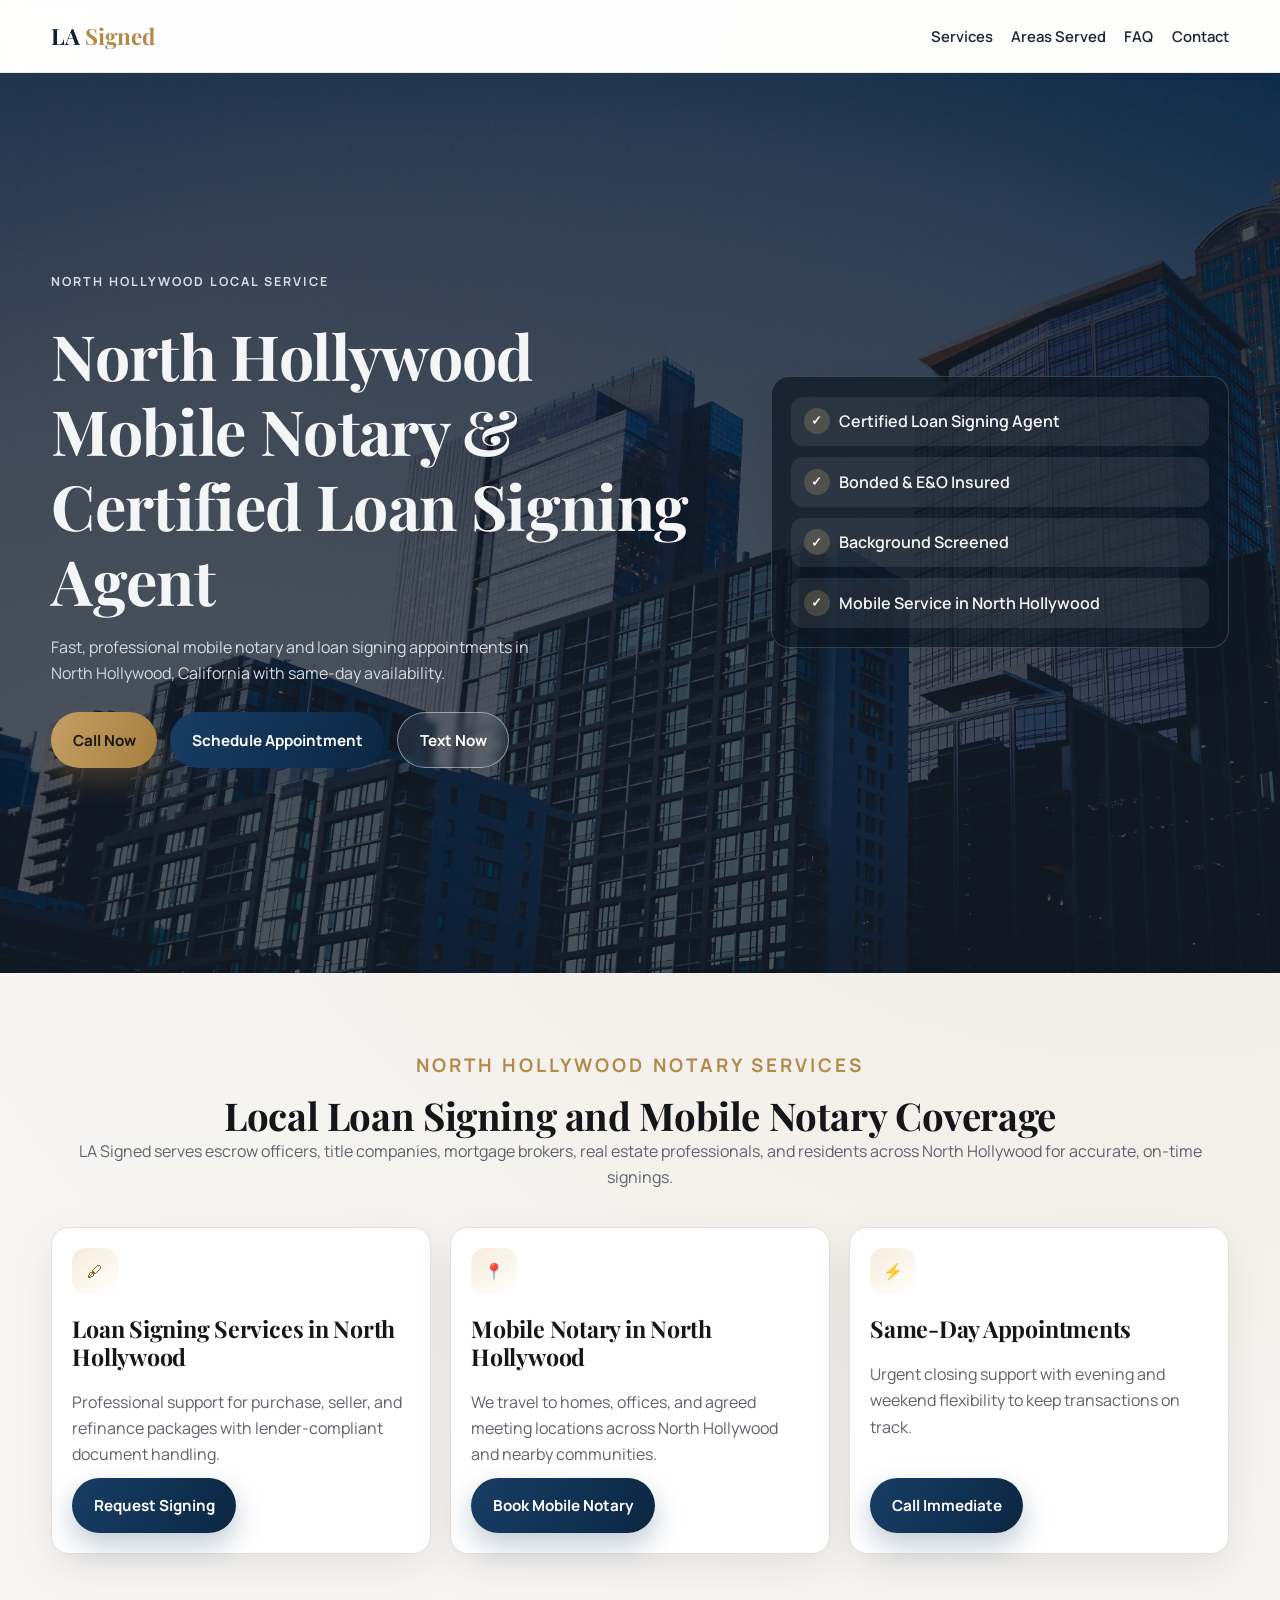
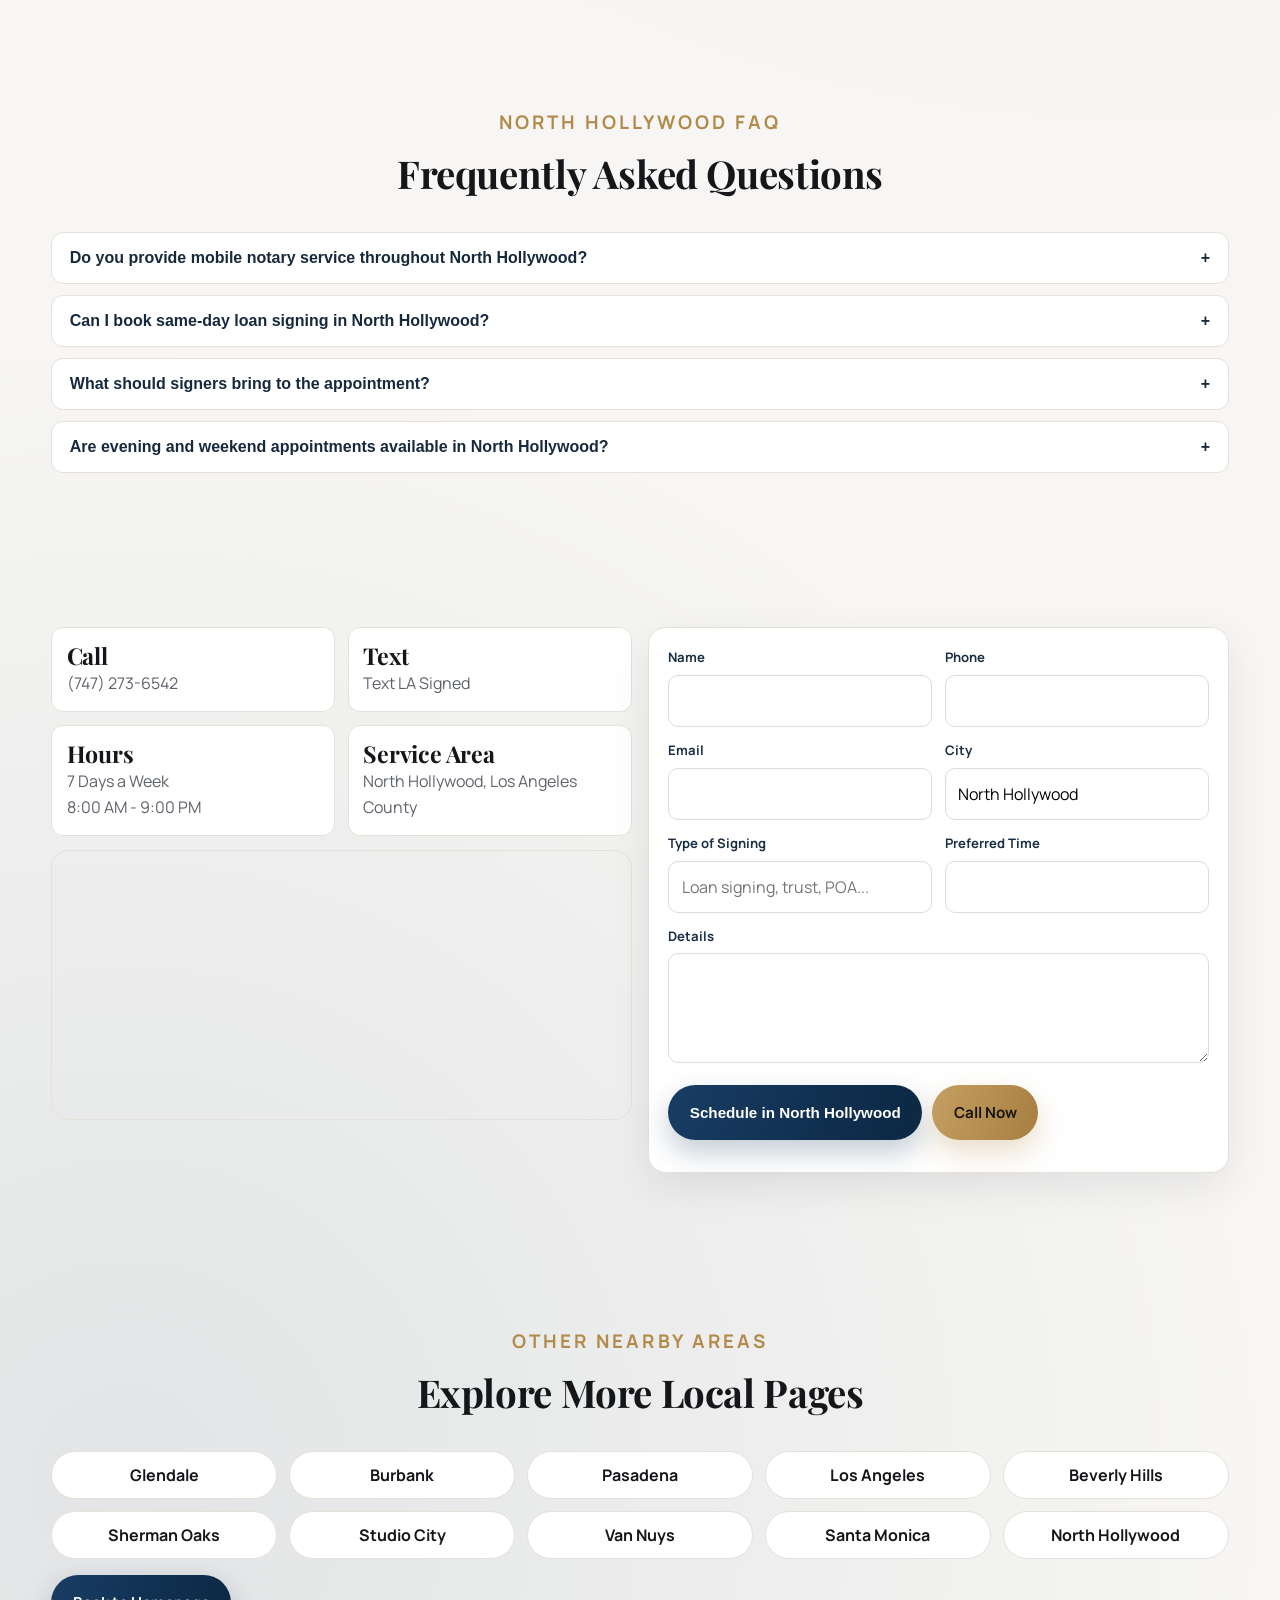
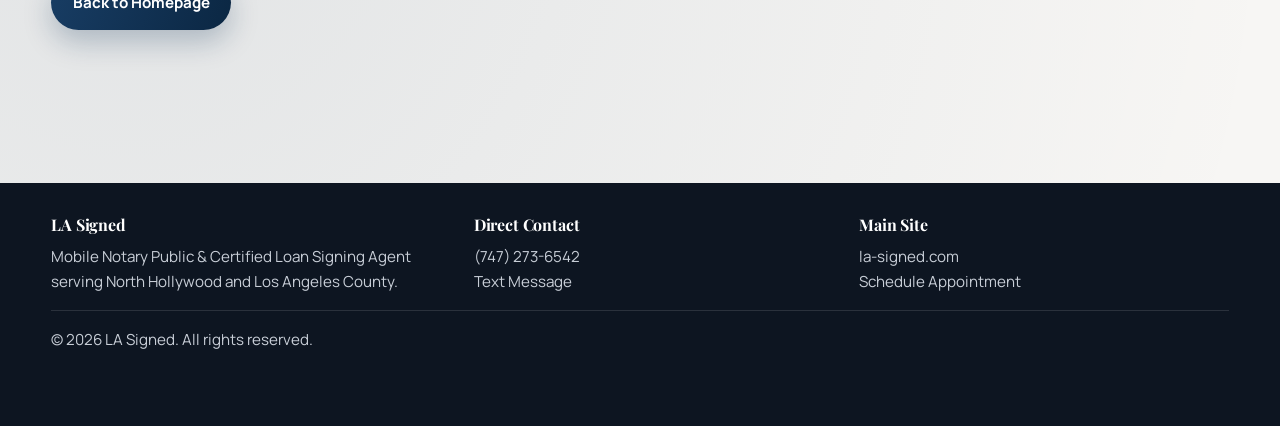
<file: north-hollywood-mobile-notary/index.html>
<!DOCTYPE html>
<html lang="en">
<head>
  <meta charset="UTF-8">
  <meta name="viewport" content="width=device-width, initial-scale=1.0">
  <title>North Hollywood Mobile Notary Public &amp; Loan Signing Agent | LA Signed</title>
  <meta name="description" content="LA Signed provides North Hollywood mobile notary and certified loan signing agent services with same-day appointments, evening availability, and professional document handling.">
  <meta name="keywords" content="North Hollywood mobile notary, North Hollywood loan signing agent, notary public North Hollywood, same-day notary North Hollywood, refinance signing North Hollywood">
  <link rel="canonical" href="https://la-signed.com/north-hollywood-mobile-notary/">
  <link rel="icon" type="image/png" sizes="32x32" href="../assets/certs/favicon-32.png">
  <link rel="preconnect" href="https://fonts.googleapis.com">
  <link rel="preconnect" href="https://fonts.gstatic.com" crossorigin>
  <link href="https://fonts.googleapis.com/css2?family=Manrope:wght@400;500;600;700;800&amp;family=Playfair+Display:wght@500;600;700;800&amp;display=swap" rel="stylesheet">
  <link rel="stylesheet" href="../assets/css/site.css">
  <script type="application/ld+json">
  {
    "@context": "https://schema.org",
    "@type": "Service",
    "name": "North Hollywood Mobile Notary and Loan Signing Services",
    "provider": {
      "@type": "LocalBusiness",
      "name": "LA Signed",
      "telephone": "+1-747-273-6542",
      "address": {
        "@type": "PostalAddress",
        "addressLocality": "Glendale",
        "addressRegion": "CA",
        "addressCountry": "US"
      }
    },
    "areaServed": "North Hollywood, California",
    "serviceType": [
      "Mobile Notary",
      "Loan Signing",
      "Refinance Signing",
      "Hospital Notary"
    ]
  }
  </script>
</head>
<body>
  <header class="header">
    <div class="container nav">
      <a class="brand" href="../index.html">LA <span>Signed</span></a>
      <button class="nav-toggle" data-nav-toggle aria-label="Toggle navigation" aria-expanded="false">☰</button>
      <ul class="nav-links" data-nav-links>
        <li><a href="../index.html#services">Services</a></li>
        <li><a href="../index.html#areas">Areas Served</a></li>
        <li><a href="#faq">FAQ</a></li>
        <li><a href="#contact">Contact</a></li>
      </ul>
    </div>
  </header>

  <main>
    <section class="hero" style="padding-top:5.4rem;">
      <div class="container hero-grid">
        <div>
          <p class="eyebrow">North Hollywood Local Service</p>
          <h1>North Hollywood Mobile Notary &amp; Certified Loan Signing Agent</h1>
          <p>Fast, professional mobile notary and loan signing appointments in North Hollywood, California with same-day availability.</p>
          <div class="hero-actions">
            <a class="btn btn-gold" href="tel:+17472736542">Call Now</a>
            <a class="btn btn-primary" href="#contact">Schedule Appointment</a>
            <a class="btn btn-outline" href="sms:+17472736542">Text Now</a>
          </div>
        </div>
        <aside class="hero-card" aria-label="Trust badges">
          <div class="badges">
            <div class="badge"><span class="badge-icon">✓</span> Certified Loan Signing Agent</div>
            <div class="badge"><span class="badge-icon">✓</span> Bonded &amp; E&amp;O Insured</div>
            <div class="badge"><span class="badge-icon">✓</span> Background Screened</div>
            <div class="badge"><span class="badge-icon">✓</span> Mobile Service in North Hollywood</div>
          </div>
        </aside>
      </div>
    </section>

    <section class="section">
      <div class="container">
        <div class="section-head reveal">
          <p class="section-kicker">North Hollywood Notary Services</p>
          <h2>Local Loan Signing and Mobile Notary Coverage</h2>
          <p>LA Signed serves escrow officers, title companies, mortgage brokers, real estate professionals, and residents across North Hollywood for accurate, on-time signings.</p>
        </div>
        <div class="grid services-grid">
          <article class="card service-card reveal"><div class="icon-wrap">🖋</div><h3>Loan Signing Services in North Hollywood</h3><p>Professional support for purchase, seller, and refinance packages with lender-compliant document handling.</p><a href="#contact" class="btn btn-primary">Request Signing</a></article>
          <article class="card service-card reveal"><div class="icon-wrap">📍</div><h3>Mobile Notary in North Hollywood</h3><p>We travel to homes, offices, and agreed meeting locations across North Hollywood and nearby communities.</p><a href="#contact" class="btn btn-primary">Book Mobile Notary</a></article>
          <article class="card service-card reveal"><div class="icon-wrap">⚡</div><h3>Same-Day Appointments</h3><p>Urgent closing support with evening and weekend flexibility to keep transactions on track.</p><a href="tel:+17472736542" class="btn btn-primary">Call Immediate</a></article>
        </div>
      </div>
    </section>

    <section class="section" id="faq">
      <div class="container">
        <div class="section-head reveal">
          <p class="section-kicker">North Hollywood FAQ</p>
          <h2>Frequently Asked Questions</h2>
        </div>
        <div class="faq-list reveal">
          <article class="faq-item">
            <button class="faq-btn" aria-expanded="false">Do you provide mobile notary service throughout North Hollywood?<span>+</span></button>
            <div class="faq-content" hidden>
              <p>Yes. LA Signed provides mobile notary service across North Hollywood and surrounding Los Angeles County neighborhoods.</p>
            </div>
          </article>
          <article class="faq-item">
            <button class="faq-btn" aria-expanded="false">Can I book same-day loan signing in North Hollywood?<span>+</span></button>
            <div class="faq-content" hidden>
              <p>In many cases, yes. Same-day availability depends on appointment volume, time, and travel distance.</p>
            </div>
          </article>
          <article class="faq-item">
            <button class="faq-btn" aria-expanded="false">What should signers bring to the appointment?<span>+</span></button>
            <div class="faq-content" hidden>
              <p>Please prepare unsigned documents and valid government-issued photo ID matching the signing name.</p>
            </div>
          </article>
          <article class="faq-item">
            <button class="faq-btn" aria-expanded="false">Are evening and weekend appointments available in North Hollywood?<span>+</span></button>
            <div class="faq-content" hidden>
              <p>Yes. LA Signed offers evening and weekend appointments to accommodate busy borrower schedules.</p>
            </div>
          </article>
        </div>
      </div>
    </section>

    <section id="contact" class="section">
      <div class="container contact-wrap reveal">
        <div>
          <div class="contact-cards">
            <article class="contact-card"><h3>Call</h3><p><a href="tel:+17472736542">(747) 273-6542</a></p></article>
            <article class="contact-card"><h3>Text</h3><p><a href="sms:+17472736542">Text LA Signed</a></p></article>
            <article class="contact-card"><h3>Hours</h3><p>7 Days a Week<br>8:00 AM - 9:00 PM</p></article>
            <article class="contact-card"><h3>Service Area</h3><p>North Hollywood, Los Angeles County</p></article>
          </div>
          <div class="map-frame" style="margin-top:0.9rem;">
            <iframe src="https://www.google.com/maps?q=North+Hollywood,+California&amp;output=embed" loading="lazy" title="North Hollywood service map"></iframe>
          </div>
        </div>

        <form class="contact-form" id="contact-form" action="https://formspree.io/f/mojnvqyw" method="POST">
          <input type="text" name="_gotcha" tabindex="-1" autocomplete="off" style="display:none">
          <input type="hidden" name="_subject" value="North Hollywood booking request - LA Signed">
          <div class="form-grid">
            <div><label for="name">Name</label><input id="name" name="name" required></div>
            <div><label for="phone">Phone</label><input id="phone" name="phone" required></div>
            <div><label for="email">Email</label><input id="email" type="email" name="email" required></div>
            <div><label for="city">City</label><input id="city" name="city" value="North Hollywood" required></div>
            <div><label for="signing_type">Type of Signing</label><input id="signing_type" name="signing_type" placeholder="Loan signing, trust, POA..." required></div>
            <div><label for="time">Preferred Time</label><input id="time" name="preferred_time" required></div>
          </div>
          <div style="margin-top:0.8rem;"><label for="message">Details</label><textarea id="message" name="message"></textarea></div>
          <div style="margin-top:0.9rem; display:flex; gap:0.6rem; flex-wrap:wrap;">
            <button class="btn btn-primary" type="submit">Schedule in North Hollywood</button>
            <a class="btn btn-gold" href="tel:+17472736542">Call Now</a>
          </div>
          <p id="form-status" style="margin-top:0.8rem; font-weight:600; color:var(--success);" aria-live="polite"></p>
        </form>
      </div>
    </section>

    <section class="section">
      <div class="container">
        <div class="section-head">
          <p class="section-kicker">Other Nearby Areas</p>
          <h2>Explore More Local Pages</h2>
        </div>
        <div class="location-grid">
          <a class="location-pill" href="/glendale-mobile-notary/">Glendale</a>
          <a class="location-pill" href="/burbank-loan-signing-agent/">Burbank</a>
          <a class="location-pill" href="/pasadena-mobile-notary/">Pasadena</a>
          <a class="location-pill" href="/los-angeles-mobile-notary/">Los Angeles</a>
          <a class="location-pill" href="/beverly-hills-mobile-notary/">Beverly Hills</a>
          <a class="location-pill" href="/sherman-oaks-mobile-notary/">Sherman Oaks</a>
          <a class="location-pill" href="/studio-city-mobile-notary/">Studio City</a>
          <a class="location-pill" href="/van-nuys-mobile-notary/">Van Nuys</a>
          <a class="location-pill" href="/santa-monica-mobile-notary/">Santa Monica</a>
          <a class="location-pill" href="/north-hollywood-mobile-notary/">North Hollywood</a>
        </div>
        <p style="margin-top:1rem;"><a class="btn btn-primary" href="../index.html">Back to Homepage</a></p>
      </div>
    </section>
  </main>

  <footer class="footer">
    <div class="container">
      <div>
        <h4>LA Signed</h4>
        <p>Mobile Notary Public &amp; Certified Loan Signing Agent serving North Hollywood and Los Angeles County.</p>
      </div>
      <div>
        <h4>Direct Contact</h4>
        <p><a href="tel:+17472736542">(747) 273-6542</a></p>
        <p><a href="sms:+17472736542">Text Message</a></p>
      </div>
      <div>
        <h4>Main Site</h4>
        <p><a href="../index.html">la-signed.com</a></p>
        <p><a href="../index.html#contact">Schedule Appointment</a></p>
      </div>
      <div class="footer-bottom" style="grid-column: 1/-1;">
        <p>&copy; 2026 LA Signed. All rights reserved.</p>
      </div>
    </div>
  </footer>

  <div class="mobile-sticky">
    <a class="call" href="tel:+17472736542">Call Now</a>
    <a class="text" href="sms:+17472736542">Text Now</a>
    <a class="book" href="#contact">Book</a>
  </div>

  <script src="../assets/js/site.js" defer></script>
</body>
</html>
</file>
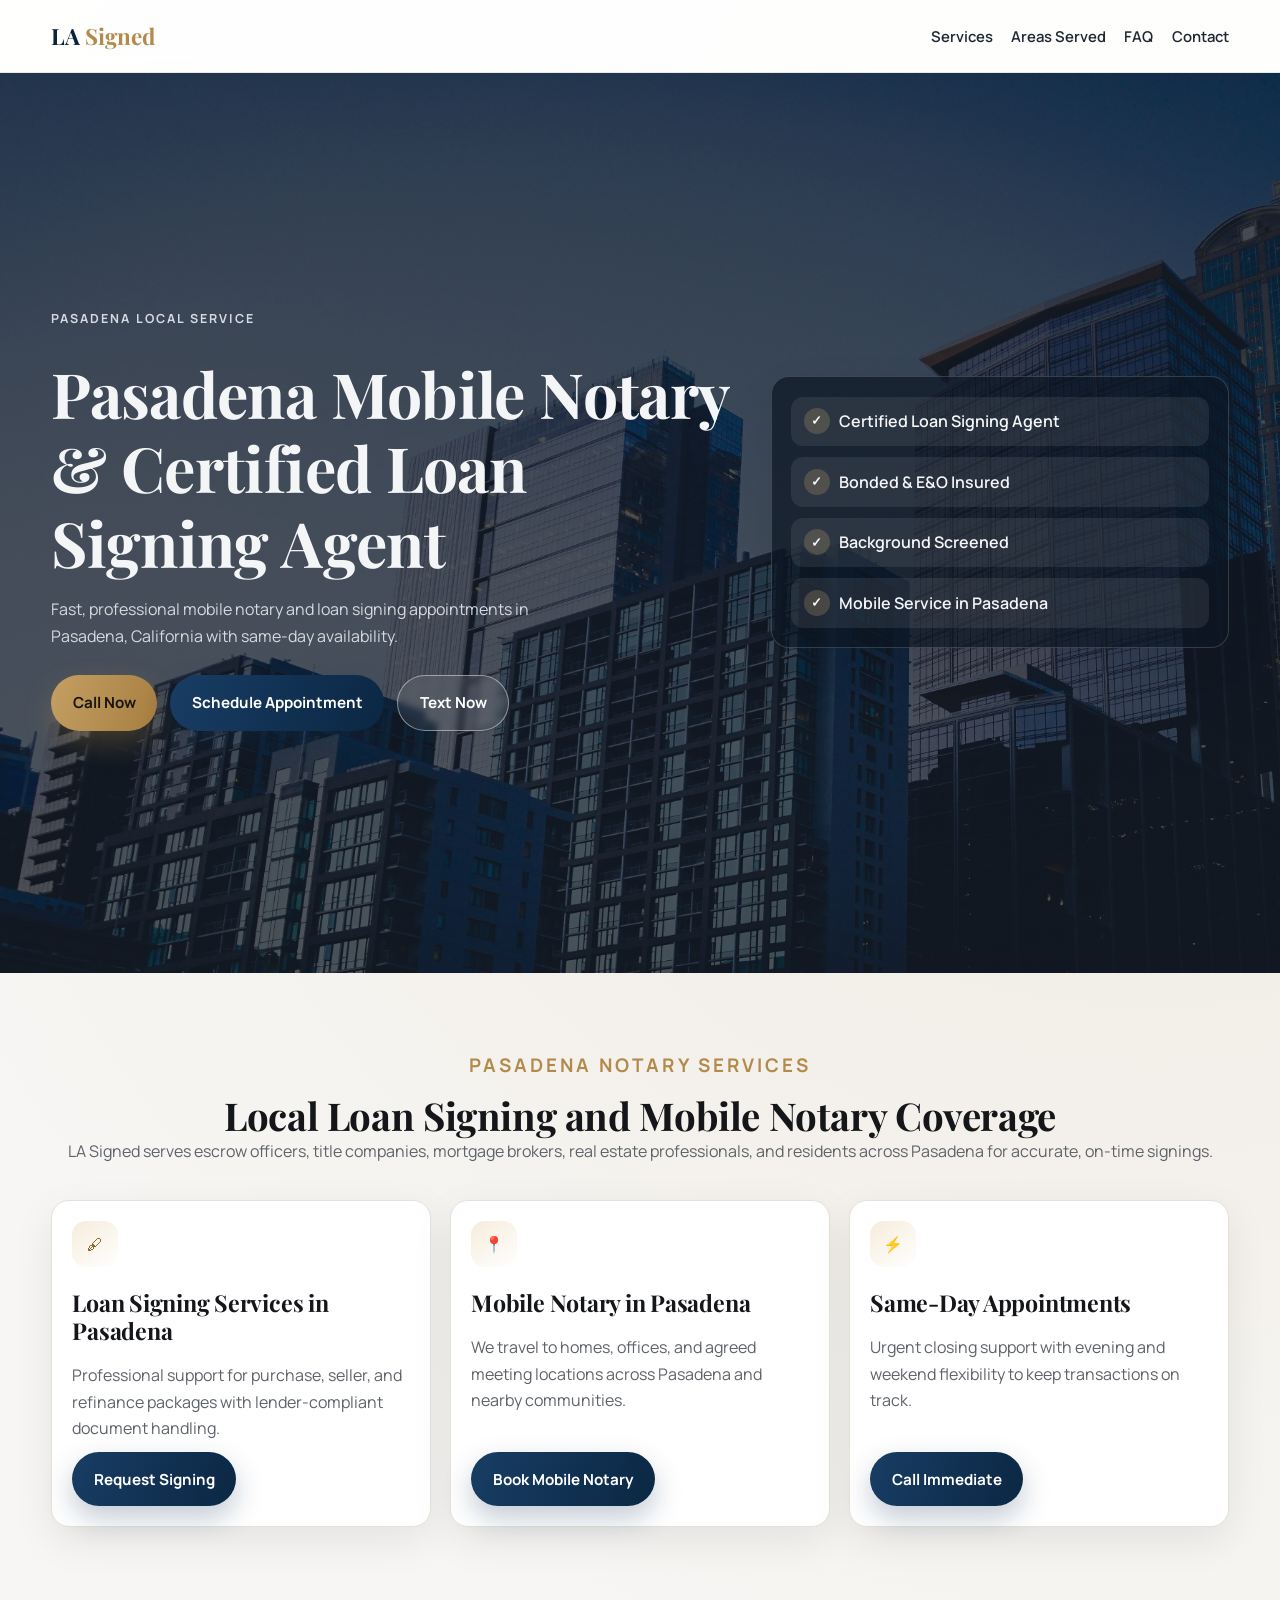
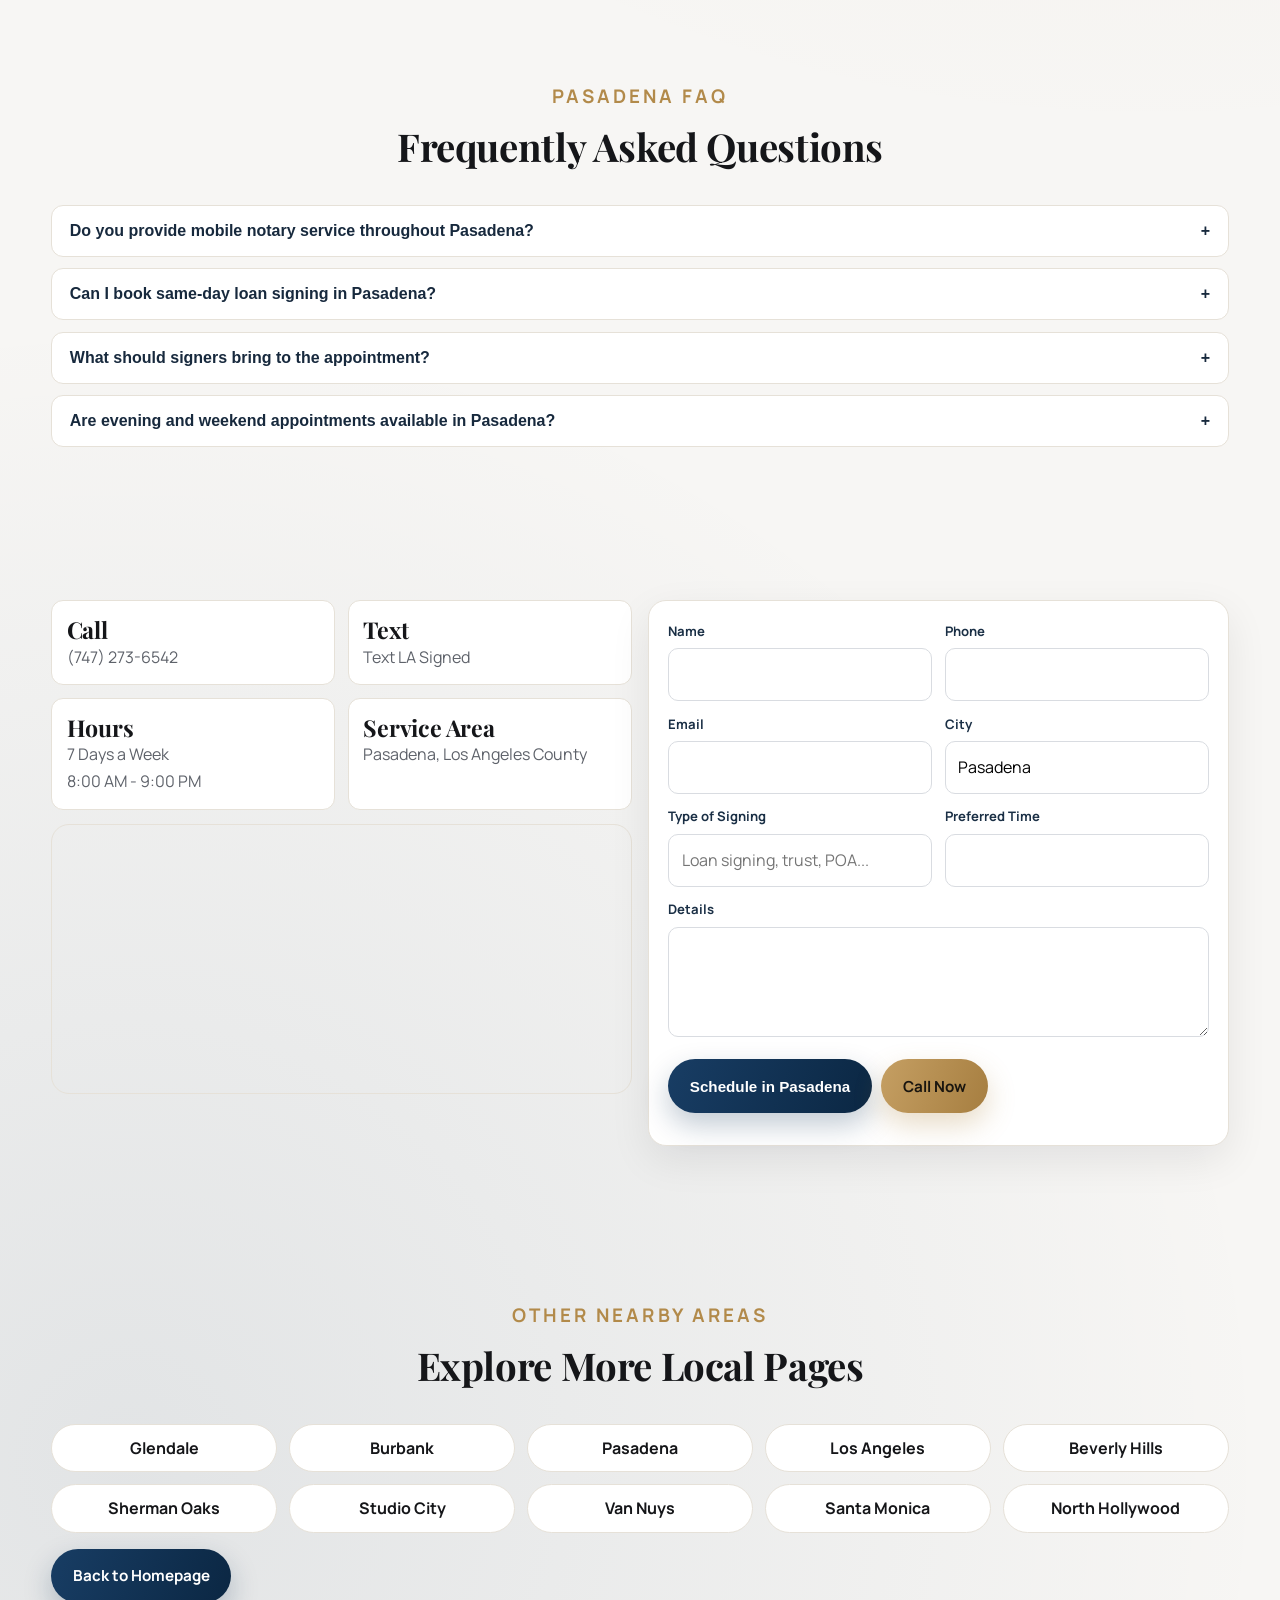
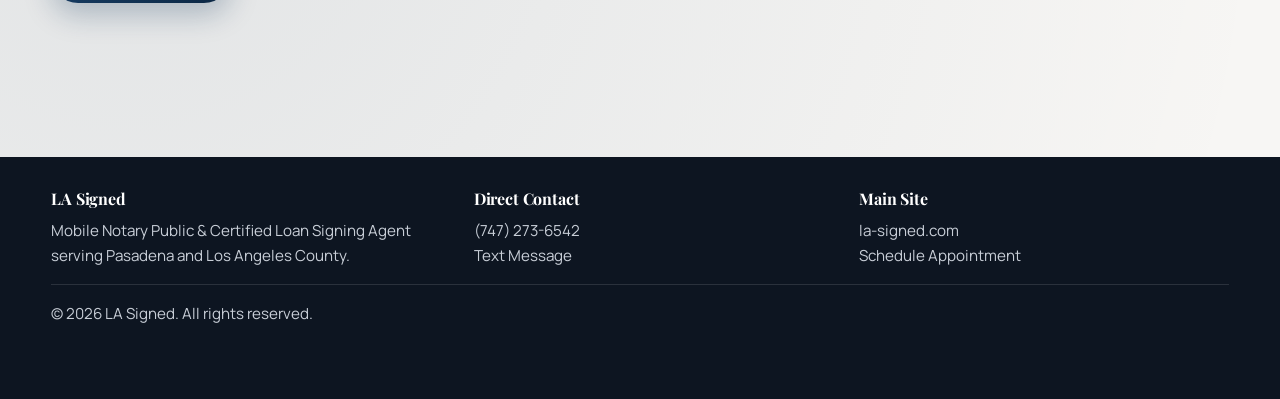
<file: pasadena-mobile-notary/index.html>
<!DOCTYPE html>
<html lang="en">
<head>
  <meta charset="UTF-8">
  <meta name="viewport" content="width=device-width, initial-scale=1.0">
  <title>Pasadena Mobile Notary Public &amp; Loan Signing Agent | LA Signed</title>
  <meta name="description" content="LA Signed provides Pasadena mobile notary and certified loan signing agent services with same-day appointments, evening availability, and professional document handling.">
  <meta name="keywords" content="Pasadena mobile notary, Pasadena loan signing agent, notary public Pasadena, same-day notary Pasadena, refinance signing Pasadena">
  <link rel="canonical" href="https://la-signed.com/pasadena-mobile-notary/">
  <link rel="icon" type="image/png" sizes="32x32" href="../assets/certs/favicon-32.png">
  <link rel="preconnect" href="https://fonts.googleapis.com">
  <link rel="preconnect" href="https://fonts.gstatic.com" crossorigin>
  <link href="https://fonts.googleapis.com/css2?family=Manrope:wght@400;500;600;700;800&amp;family=Playfair+Display:wght@500;600;700;800&amp;display=swap" rel="stylesheet">
  <link rel="stylesheet" href="../assets/css/site.css">
  <script type="application/ld+json">
  {
    "@context": "https://schema.org",
    "@type": "Service",
    "name": "Pasadena Mobile Notary and Loan Signing Services",
    "provider": {
      "@type": "LocalBusiness",
      "name": "LA Signed",
      "telephone": "+1-747-273-6542",
      "address": {
        "@type": "PostalAddress",
        "addressLocality": "Glendale",
        "addressRegion": "CA",
        "addressCountry": "US"
      }
    },
    "areaServed": "Pasadena, California",
    "serviceType": [
      "Mobile Notary",
      "Loan Signing",
      "Refinance Signing",
      "Hospital Notary"
    ]
  }
  </script>
</head>
<body>
  <header class="header">
    <div class="container nav">
      <a class="brand" href="../index.html">LA <span>Signed</span></a>
      <button class="nav-toggle" data-nav-toggle aria-label="Toggle navigation" aria-expanded="false">☰</button>
      <ul class="nav-links" data-nav-links>
        <li><a href="../index.html#services">Services</a></li>
        <li><a href="../index.html#areas">Areas Served</a></li>
        <li><a href="#faq">FAQ</a></li>
        <li><a href="#contact">Contact</a></li>
      </ul>
    </div>
  </header>

  <main>
    <section class="hero" style="padding-top:5.4rem;">
      <div class="container hero-grid">
        <div>
          <p class="eyebrow">Pasadena Local Service</p>
          <h1>Pasadena Mobile Notary &amp; Certified Loan Signing Agent</h1>
          <p>Fast, professional mobile notary and loan signing appointments in Pasadena, California with same-day availability.</p>
          <div class="hero-actions">
            <a class="btn btn-gold" href="tel:+17472736542">Call Now</a>
            <a class="btn btn-primary" href="#contact">Schedule Appointment</a>
            <a class="btn btn-outline" href="sms:+17472736542">Text Now</a>
          </div>
        </div>
        <aside class="hero-card" aria-label="Trust badges">
          <div class="badges">
            <div class="badge"><span class="badge-icon">✓</span> Certified Loan Signing Agent</div>
            <div class="badge"><span class="badge-icon">✓</span> Bonded &amp; E&amp;O Insured</div>
            <div class="badge"><span class="badge-icon">✓</span> Background Screened</div>
            <div class="badge"><span class="badge-icon">✓</span> Mobile Service in Pasadena</div>
          </div>
        </aside>
      </div>
    </section>

    <section class="section">
      <div class="container">
        <div class="section-head reveal">
          <p class="section-kicker">Pasadena Notary Services</p>
          <h2>Local Loan Signing and Mobile Notary Coverage</h2>
          <p>LA Signed serves escrow officers, title companies, mortgage brokers, real estate professionals, and residents across Pasadena for accurate, on-time signings.</p>
        </div>
        <div class="grid services-grid">
          <article class="card service-card reveal"><div class="icon-wrap">🖋</div><h3>Loan Signing Services in Pasadena</h3><p>Professional support for purchase, seller, and refinance packages with lender-compliant document handling.</p><a href="#contact" class="btn btn-primary">Request Signing</a></article>
          <article class="card service-card reveal"><div class="icon-wrap">📍</div><h3>Mobile Notary in Pasadena</h3><p>We travel to homes, offices, and agreed meeting locations across Pasadena and nearby communities.</p><a href="#contact" class="btn btn-primary">Book Mobile Notary</a></article>
          <article class="card service-card reveal"><div class="icon-wrap">⚡</div><h3>Same-Day Appointments</h3><p>Urgent closing support with evening and weekend flexibility to keep transactions on track.</p><a href="tel:+17472736542" class="btn btn-primary">Call Immediate</a></article>
        </div>
      </div>
    </section>

    <section class="section" id="faq">
      <div class="container">
        <div class="section-head reveal">
          <p class="section-kicker">Pasadena FAQ</p>
          <h2>Frequently Asked Questions</h2>
        </div>
        <div class="faq-list reveal">
          <article class="faq-item">
            <button class="faq-btn" aria-expanded="false">Do you provide mobile notary service throughout Pasadena?<span>+</span></button>
            <div class="faq-content" hidden>
              <p>Yes. LA Signed provides mobile notary service across Pasadena and surrounding Los Angeles County neighborhoods.</p>
            </div>
          </article>
          <article class="faq-item">
            <button class="faq-btn" aria-expanded="false">Can I book same-day loan signing in Pasadena?<span>+</span></button>
            <div class="faq-content" hidden>
              <p>In many cases, yes. Same-day availability depends on appointment volume, time, and travel distance.</p>
            </div>
          </article>
          <article class="faq-item">
            <button class="faq-btn" aria-expanded="false">What should signers bring to the appointment?<span>+</span></button>
            <div class="faq-content" hidden>
              <p>Please prepare unsigned documents and valid government-issued photo ID matching the signing name.</p>
            </div>
          </article>
          <article class="faq-item">
            <button class="faq-btn" aria-expanded="false">Are evening and weekend appointments available in Pasadena?<span>+</span></button>
            <div class="faq-content" hidden>
              <p>Yes. LA Signed offers evening and weekend appointments to accommodate busy borrower schedules.</p>
            </div>
          </article>
        </div>
      </div>
    </section>

    <section id="contact" class="section">
      <div class="container contact-wrap reveal">
        <div>
          <div class="contact-cards">
            <article class="contact-card"><h3>Call</h3><p><a href="tel:+17472736542">(747) 273-6542</a></p></article>
            <article class="contact-card"><h3>Text</h3><p><a href="sms:+17472736542">Text LA Signed</a></p></article>
            <article class="contact-card"><h3>Hours</h3><p>7 Days a Week<br>8:00 AM - 9:00 PM</p></article>
            <article class="contact-card"><h3>Service Area</h3><p>Pasadena, Los Angeles County</p></article>
          </div>
          <div class="map-frame" style="margin-top:0.9rem;">
            <iframe src="https://www.google.com/maps?q=Pasadena,+California&amp;output=embed" loading="lazy" title="Pasadena service map"></iframe>
          </div>
        </div>

        <form class="contact-form" id="contact-form" action="https://formspree.io/f/mojnvqyw" method="POST">
          <input type="text" name="_gotcha" tabindex="-1" autocomplete="off" style="display:none">
          <input type="hidden" name="_subject" value="Pasadena booking request - LA Signed">
          <div class="form-grid">
            <div><label for="name">Name</label><input id="name" name="name" required></div>
            <div><label for="phone">Phone</label><input id="phone" name="phone" required></div>
            <div><label for="email">Email</label><input id="email" type="email" name="email" required></div>
            <div><label for="city">City</label><input id="city" name="city" value="Pasadena" required></div>
            <div><label for="signing_type">Type of Signing</label><input id="signing_type" name="signing_type" placeholder="Loan signing, trust, POA..." required></div>
            <div><label for="time">Preferred Time</label><input id="time" name="preferred_time" required></div>
          </div>
          <div style="margin-top:0.8rem;"><label for="message">Details</label><textarea id="message" name="message"></textarea></div>
          <div style="margin-top:0.9rem; display:flex; gap:0.6rem; flex-wrap:wrap;">
            <button class="btn btn-primary" type="submit">Schedule in Pasadena</button>
            <a class="btn btn-gold" href="tel:+17472736542">Call Now</a>
          </div>
          <p id="form-status" style="margin-top:0.8rem; font-weight:600; color:var(--success);" aria-live="polite"></p>
        </form>
      </div>
    </section>

    <section class="section">
      <div class="container">
        <div class="section-head">
          <p class="section-kicker">Other Nearby Areas</p>
          <h2>Explore More Local Pages</h2>
        </div>
        <div class="location-grid">
          <a class="location-pill" href="/glendale-mobile-notary/">Glendale</a>
          <a class="location-pill" href="/burbank-loan-signing-agent/">Burbank</a>
          <a class="location-pill" href="/pasadena-mobile-notary/">Pasadena</a>
          <a class="location-pill" href="/los-angeles-mobile-notary/">Los Angeles</a>
          <a class="location-pill" href="/beverly-hills-mobile-notary/">Beverly Hills</a>
          <a class="location-pill" href="/sherman-oaks-mobile-notary/">Sherman Oaks</a>
          <a class="location-pill" href="/studio-city-mobile-notary/">Studio City</a>
          <a class="location-pill" href="/van-nuys-mobile-notary/">Van Nuys</a>
          <a class="location-pill" href="/santa-monica-mobile-notary/">Santa Monica</a>
          <a class="location-pill" href="/north-hollywood-mobile-notary/">North Hollywood</a>
        </div>
        <p style="margin-top:1rem;"><a class="btn btn-primary" href="../index.html">Back to Homepage</a></p>
      </div>
    </section>
  </main>

  <footer class="footer">
    <div class="container">
      <div>
        <h4>LA Signed</h4>
        <p>Mobile Notary Public &amp; Certified Loan Signing Agent serving Pasadena and Los Angeles County.</p>
      </div>
      <div>
        <h4>Direct Contact</h4>
        <p><a href="tel:+17472736542">(747) 273-6542</a></p>
        <p><a href="sms:+17472736542">Text Message</a></p>
      </div>
      <div>
        <h4>Main Site</h4>
        <p><a href="../index.html">la-signed.com</a></p>
        <p><a href="../index.html#contact">Schedule Appointment</a></p>
      </div>
      <div class="footer-bottom" style="grid-column: 1/-1;">
        <p>&copy; 2026 LA Signed. All rights reserved.</p>
      </div>
    </div>
  </footer>

  <div class="mobile-sticky">
    <a class="call" href="tel:+17472736542">Call Now</a>
    <a class="text" href="sms:+17472736542">Text Now</a>
    <a class="book" href="#contact">Book</a>
  </div>

  <script src="../assets/js/site.js" defer></script>
</body>
</html>
</file>
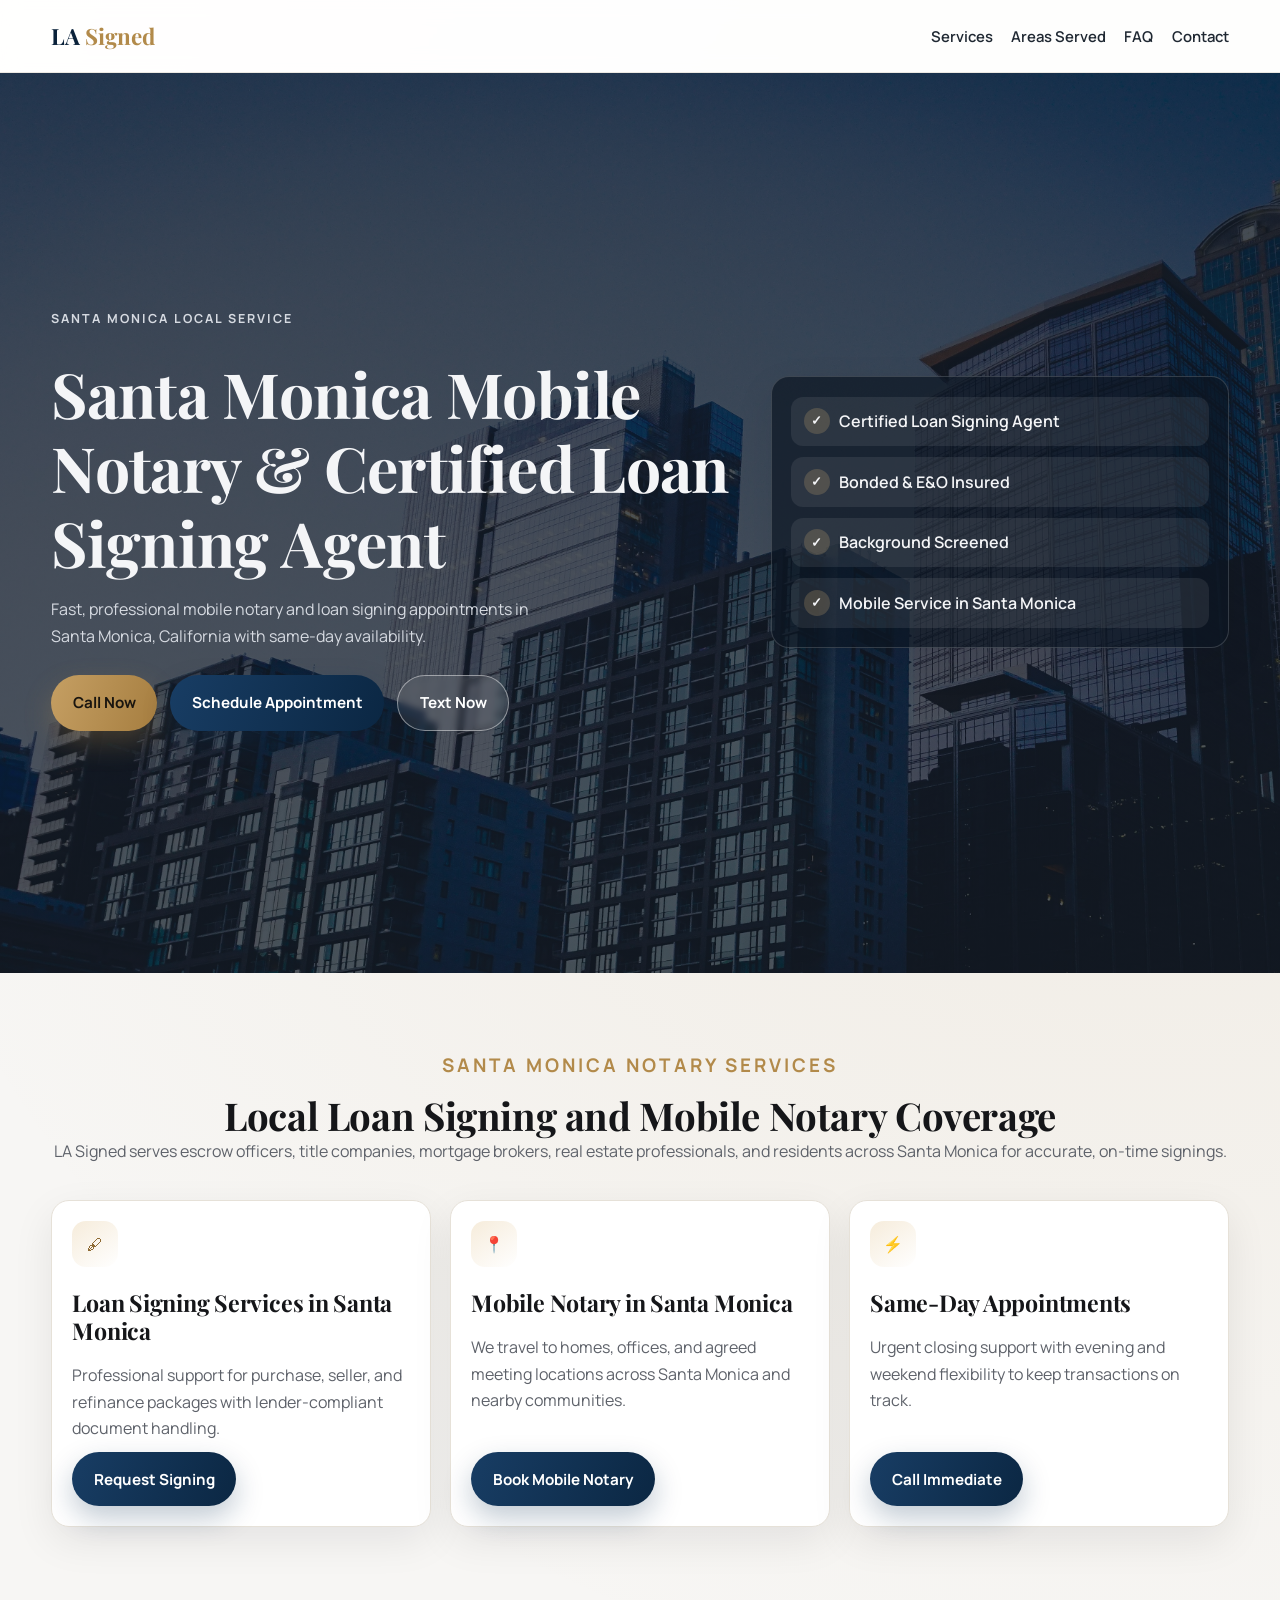
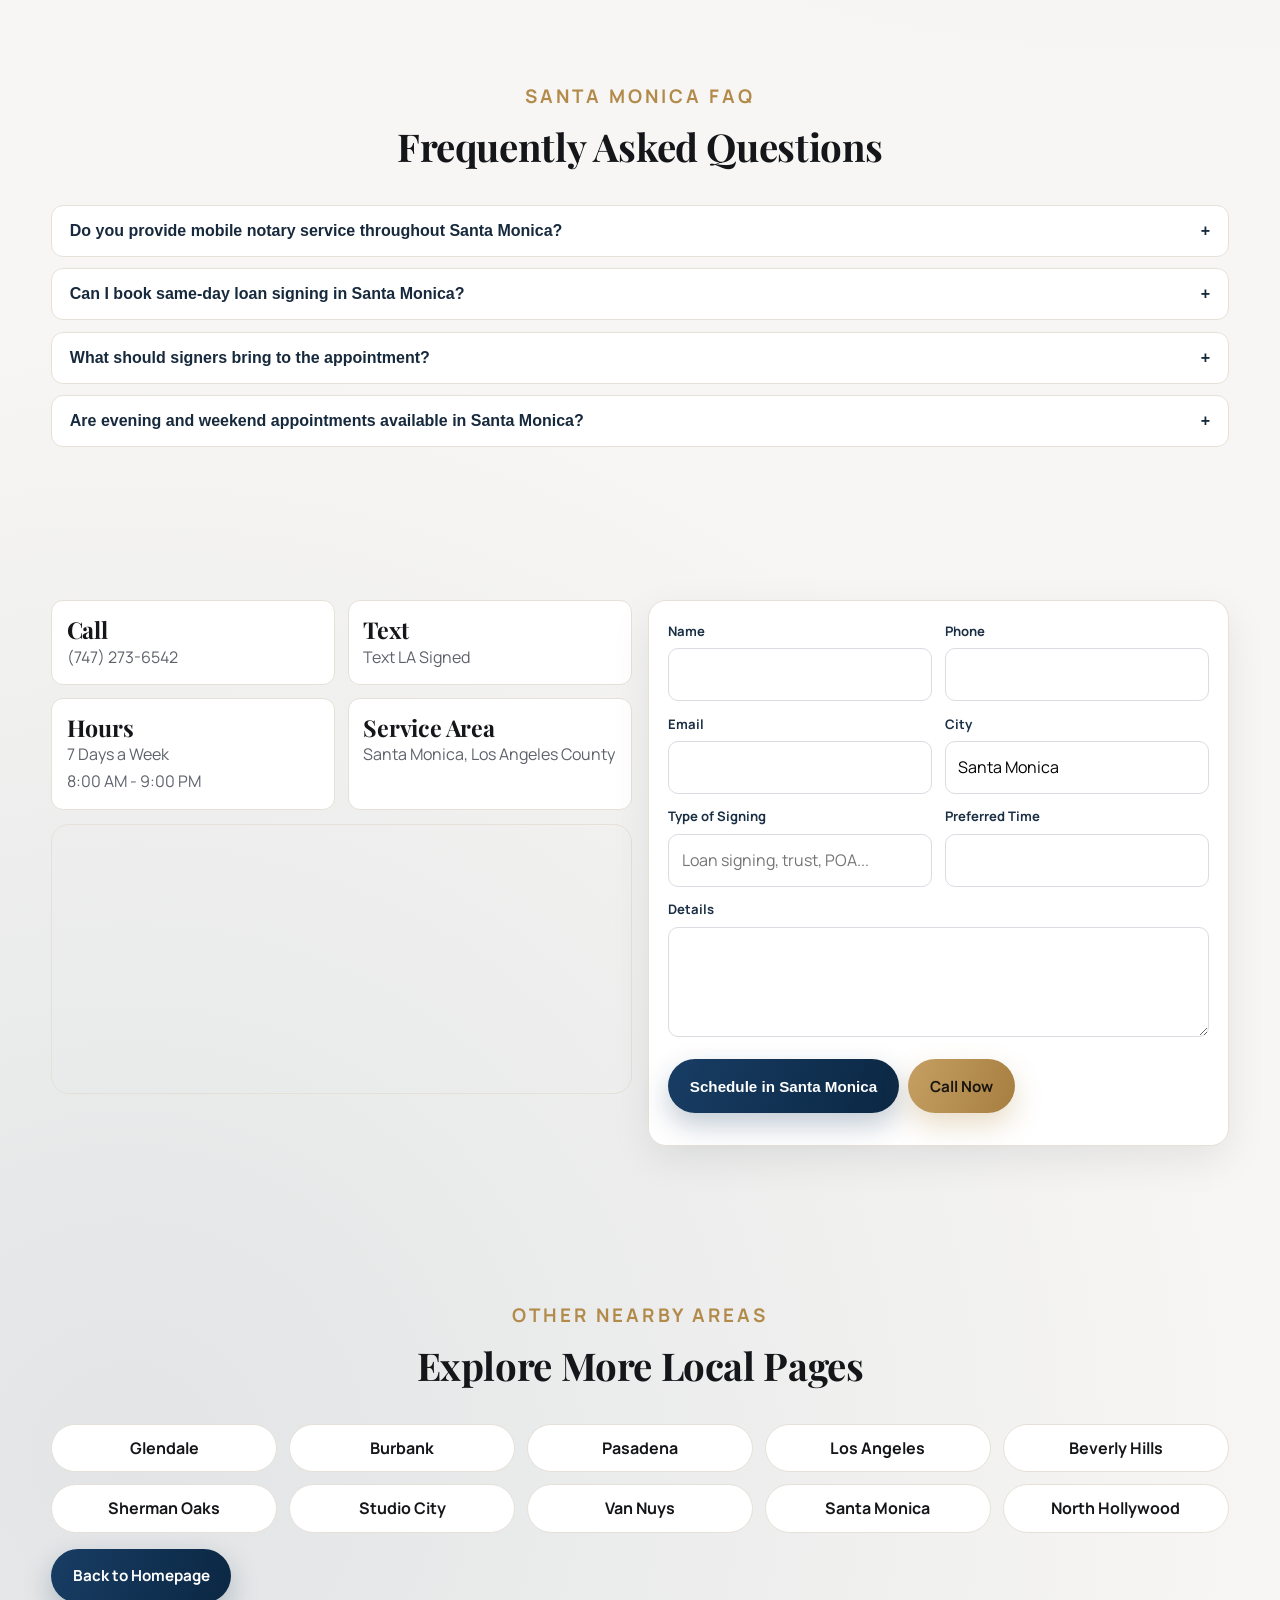
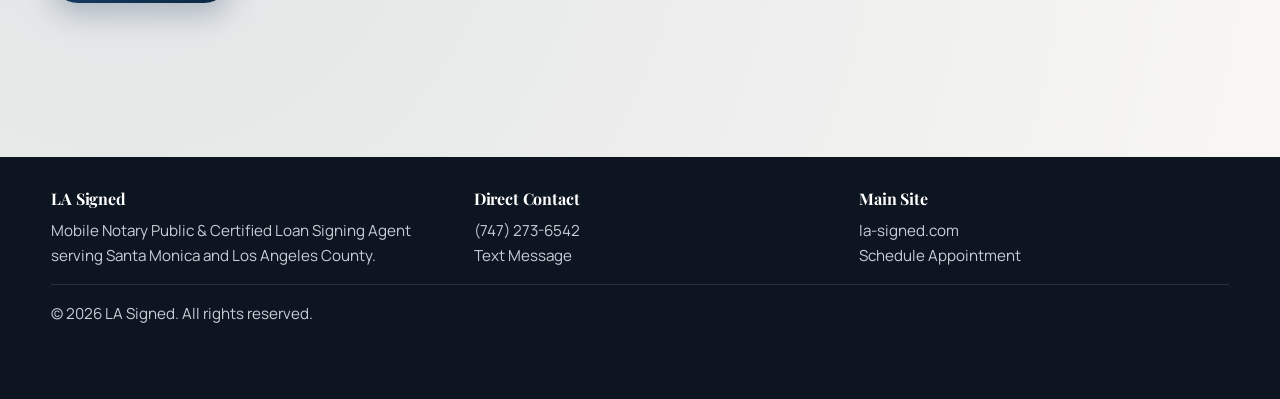
<file: santa-monica-mobile-notary/index.html>
<!DOCTYPE html>
<html lang="en">
<head>
  <meta charset="UTF-8">
  <meta name="viewport" content="width=device-width, initial-scale=1.0">
  <title>Santa Monica Mobile Notary Public &amp; Loan Signing Agent | LA Signed</title>
  <meta name="description" content="LA Signed provides Santa Monica mobile notary and certified loan signing agent services with same-day appointments, evening availability, and professional document handling.">
  <meta name="keywords" content="Santa Monica mobile notary, Santa Monica loan signing agent, notary public Santa Monica, same-day notary Santa Monica, refinance signing Santa Monica">
  <link rel="canonical" href="https://la-signed.com/santa-monica-mobile-notary/">
  <link rel="icon" type="image/png" sizes="32x32" href="../assets/certs/favicon-32.png">
  <link rel="preconnect" href="https://fonts.googleapis.com">
  <link rel="preconnect" href="https://fonts.gstatic.com" crossorigin>
  <link href="https://fonts.googleapis.com/css2?family=Manrope:wght@400;500;600;700;800&amp;family=Playfair+Display:wght@500;600;700;800&amp;display=swap" rel="stylesheet">
  <link rel="stylesheet" href="../assets/css/site.css">
  <script type="application/ld+json">
  {
    "@context": "https://schema.org",
    "@type": "Service",
    "name": "Santa Monica Mobile Notary and Loan Signing Services",
    "provider": {
      "@type": "LocalBusiness",
      "name": "LA Signed",
      "telephone": "+1-747-273-6542",
      "address": {
        "@type": "PostalAddress",
        "addressLocality": "Glendale",
        "addressRegion": "CA",
        "addressCountry": "US"
      }
    },
    "areaServed": "Santa Monica, California",
    "serviceType": [
      "Mobile Notary",
      "Loan Signing",
      "Refinance Signing",
      "Hospital Notary"
    ]
  }
  </script>
</head>
<body>
  <header class="header">
    <div class="container nav">
      <a class="brand" href="../index.html">LA <span>Signed</span></a>
      <button class="nav-toggle" data-nav-toggle aria-label="Toggle navigation" aria-expanded="false">☰</button>
      <ul class="nav-links" data-nav-links>
        <li><a href="../index.html#services">Services</a></li>
        <li><a href="../index.html#areas">Areas Served</a></li>
        <li><a href="#faq">FAQ</a></li>
        <li><a href="#contact">Contact</a></li>
      </ul>
    </div>
  </header>

  <main>
    <section class="hero" style="padding-top:5.4rem;">
      <div class="container hero-grid">
        <div>
          <p class="eyebrow">Santa Monica Local Service</p>
          <h1>Santa Monica Mobile Notary &amp; Certified Loan Signing Agent</h1>
          <p>Fast, professional mobile notary and loan signing appointments in Santa Monica, California with same-day availability.</p>
          <div class="hero-actions">
            <a class="btn btn-gold" href="tel:+17472736542">Call Now</a>
            <a class="btn btn-primary" href="#contact">Schedule Appointment</a>
            <a class="btn btn-outline" href="sms:+17472736542">Text Now</a>
          </div>
        </div>
        <aside class="hero-card" aria-label="Trust badges">
          <div class="badges">
            <div class="badge"><span class="badge-icon">✓</span> Certified Loan Signing Agent</div>
            <div class="badge"><span class="badge-icon">✓</span> Bonded &amp; E&amp;O Insured</div>
            <div class="badge"><span class="badge-icon">✓</span> Background Screened</div>
            <div class="badge"><span class="badge-icon">✓</span> Mobile Service in Santa Monica</div>
          </div>
        </aside>
      </div>
    </section>

    <section class="section">
      <div class="container">
        <div class="section-head reveal">
          <p class="section-kicker">Santa Monica Notary Services</p>
          <h2>Local Loan Signing and Mobile Notary Coverage</h2>
          <p>LA Signed serves escrow officers, title companies, mortgage brokers, real estate professionals, and residents across Santa Monica for accurate, on-time signings.</p>
        </div>
        <div class="grid services-grid">
          <article class="card service-card reveal"><div class="icon-wrap">🖋</div><h3>Loan Signing Services in Santa Monica</h3><p>Professional support for purchase, seller, and refinance packages with lender-compliant document handling.</p><a href="#contact" class="btn btn-primary">Request Signing</a></article>
          <article class="card service-card reveal"><div class="icon-wrap">📍</div><h3>Mobile Notary in Santa Monica</h3><p>We travel to homes, offices, and agreed meeting locations across Santa Monica and nearby communities.</p><a href="#contact" class="btn btn-primary">Book Mobile Notary</a></article>
          <article class="card service-card reveal"><div class="icon-wrap">⚡</div><h3>Same-Day Appointments</h3><p>Urgent closing support with evening and weekend flexibility to keep transactions on track.</p><a href="tel:+17472736542" class="btn btn-primary">Call Immediate</a></article>
        </div>
      </div>
    </section>

    <section class="section" id="faq">
      <div class="container">
        <div class="section-head reveal">
          <p class="section-kicker">Santa Monica FAQ</p>
          <h2>Frequently Asked Questions</h2>
        </div>
        <div class="faq-list reveal">
          <article class="faq-item">
            <button class="faq-btn" aria-expanded="false">Do you provide mobile notary service throughout Santa Monica?<span>+</span></button>
            <div class="faq-content" hidden>
              <p>Yes. LA Signed provides mobile notary service across Santa Monica and surrounding Los Angeles County neighborhoods.</p>
            </div>
          </article>
          <article class="faq-item">
            <button class="faq-btn" aria-expanded="false">Can I book same-day loan signing in Santa Monica?<span>+</span></button>
            <div class="faq-content" hidden>
              <p>In many cases, yes. Same-day availability depends on appointment volume, time, and travel distance.</p>
            </div>
          </article>
          <article class="faq-item">
            <button class="faq-btn" aria-expanded="false">What should signers bring to the appointment?<span>+</span></button>
            <div class="faq-content" hidden>
              <p>Please prepare unsigned documents and valid government-issued photo ID matching the signing name.</p>
            </div>
          </article>
          <article class="faq-item">
            <button class="faq-btn" aria-expanded="false">Are evening and weekend appointments available in Santa Monica?<span>+</span></button>
            <div class="faq-content" hidden>
              <p>Yes. LA Signed offers evening and weekend appointments to accommodate busy borrower schedules.</p>
            </div>
          </article>
        </div>
      </div>
    </section>

    <section id="contact" class="section">
      <div class="container contact-wrap reveal">
        <div>
          <div class="contact-cards">
            <article class="contact-card"><h3>Call</h3><p><a href="tel:+17472736542">(747) 273-6542</a></p></article>
            <article class="contact-card"><h3>Text</h3><p><a href="sms:+17472736542">Text LA Signed</a></p></article>
            <article class="contact-card"><h3>Hours</h3><p>7 Days a Week<br>8:00 AM - 9:00 PM</p></article>
            <article class="contact-card"><h3>Service Area</h3><p>Santa Monica, Los Angeles County</p></article>
          </div>
          <div class="map-frame" style="margin-top:0.9rem;">
            <iframe src="https://www.google.com/maps?q=Santa+Monica,+California&amp;output=embed" loading="lazy" title="Santa Monica service map"></iframe>
          </div>
        </div>

        <form class="contact-form" id="contact-form" action="https://formspree.io/f/mojnvqyw" method="POST">
          <input type="text" name="_gotcha" tabindex="-1" autocomplete="off" style="display:none">
          <input type="hidden" name="_subject" value="Santa Monica booking request - LA Signed">
          <div class="form-grid">
            <div><label for="name">Name</label><input id="name" name="name" required></div>
            <div><label for="phone">Phone</label><input id="phone" name="phone" required></div>
            <div><label for="email">Email</label><input id="email" type="email" name="email" required></div>
            <div><label for="city">City</label><input id="city" name="city" value="Santa Monica" required></div>
            <div><label for="signing_type">Type of Signing</label><input id="signing_type" name="signing_type" placeholder="Loan signing, trust, POA..." required></div>
            <div><label for="time">Preferred Time</label><input id="time" name="preferred_time" required></div>
          </div>
          <div style="margin-top:0.8rem;"><label for="message">Details</label><textarea id="message" name="message"></textarea></div>
          <div style="margin-top:0.9rem; display:flex; gap:0.6rem; flex-wrap:wrap;">
            <button class="btn btn-primary" type="submit">Schedule in Santa Monica</button>
            <a class="btn btn-gold" href="tel:+17472736542">Call Now</a>
          </div>
          <p id="form-status" style="margin-top:0.8rem; font-weight:600; color:var(--success);" aria-live="polite"></p>
        </form>
      </div>
    </section>

    <section class="section">
      <div class="container">
        <div class="section-head">
          <p class="section-kicker">Other Nearby Areas</p>
          <h2>Explore More Local Pages</h2>
        </div>
        <div class="location-grid">
          <a class="location-pill" href="/glendale-mobile-notary/">Glendale</a>
          <a class="location-pill" href="/burbank-loan-signing-agent/">Burbank</a>
          <a class="location-pill" href="/pasadena-mobile-notary/">Pasadena</a>
          <a class="location-pill" href="/los-angeles-mobile-notary/">Los Angeles</a>
          <a class="location-pill" href="/beverly-hills-mobile-notary/">Beverly Hills</a>
          <a class="location-pill" href="/sherman-oaks-mobile-notary/">Sherman Oaks</a>
          <a class="location-pill" href="/studio-city-mobile-notary/">Studio City</a>
          <a class="location-pill" href="/van-nuys-mobile-notary/">Van Nuys</a>
          <a class="location-pill" href="/santa-monica-mobile-notary/">Santa Monica</a>
          <a class="location-pill" href="/north-hollywood-mobile-notary/">North Hollywood</a>
        </div>
        <p style="margin-top:1rem;"><a class="btn btn-primary" href="../index.html">Back to Homepage</a></p>
      </div>
    </section>
  </main>

  <footer class="footer">
    <div class="container">
      <div>
        <h4>LA Signed</h4>
        <p>Mobile Notary Public &amp; Certified Loan Signing Agent serving Santa Monica and Los Angeles County.</p>
      </div>
      <div>
        <h4>Direct Contact</h4>
        <p><a href="tel:+17472736542">(747) 273-6542</a></p>
        <p><a href="sms:+17472736542">Text Message</a></p>
      </div>
      <div>
        <h4>Main Site</h4>
        <p><a href="../index.html">la-signed.com</a></p>
        <p><a href="../index.html#contact">Schedule Appointment</a></p>
      </div>
      <div class="footer-bottom" style="grid-column: 1/-1;">
        <p>&copy; 2026 LA Signed. All rights reserved.</p>
      </div>
    </div>
  </footer>

  <div class="mobile-sticky">
    <a class="call" href="tel:+17472736542">Call Now</a>
    <a class="text" href="sms:+17472736542">Text Now</a>
    <a class="book" href="#contact">Book</a>
  </div>

  <script src="../assets/js/site.js" defer></script>
</body>
</html>
</file>
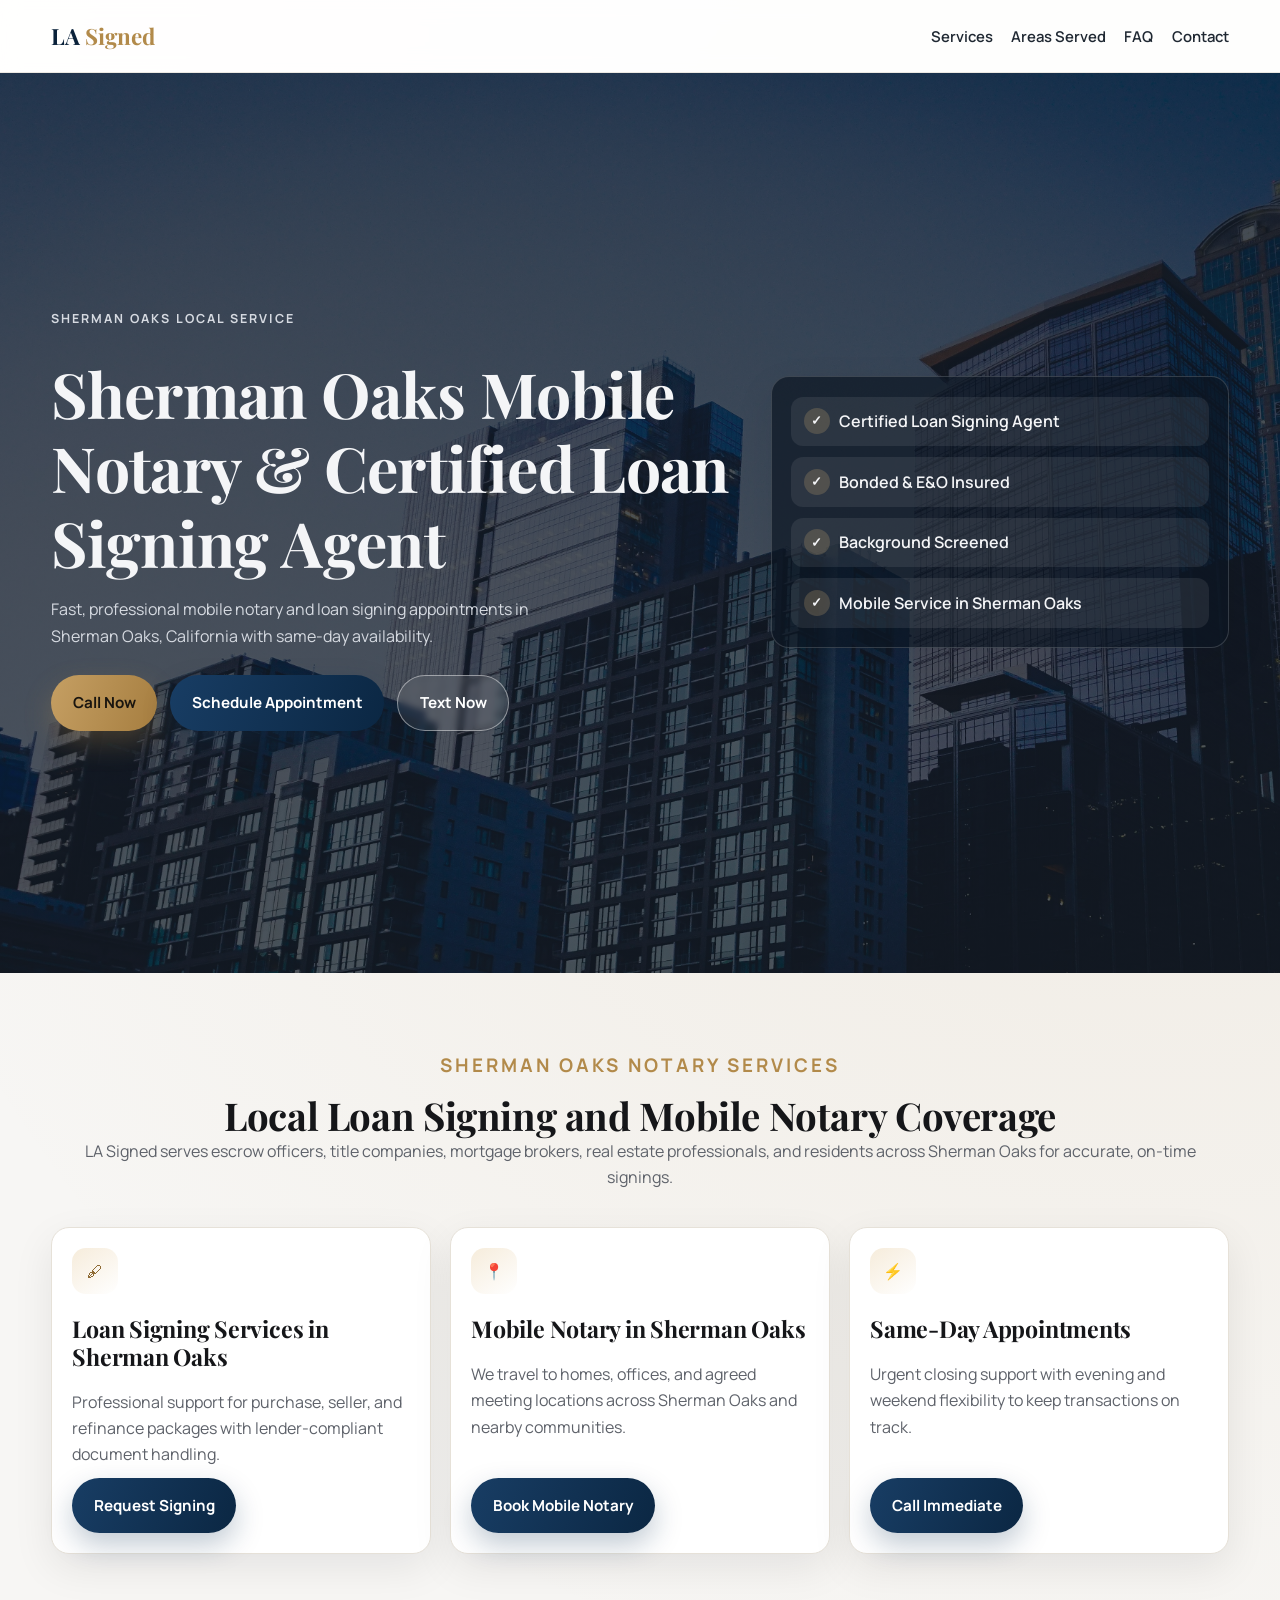
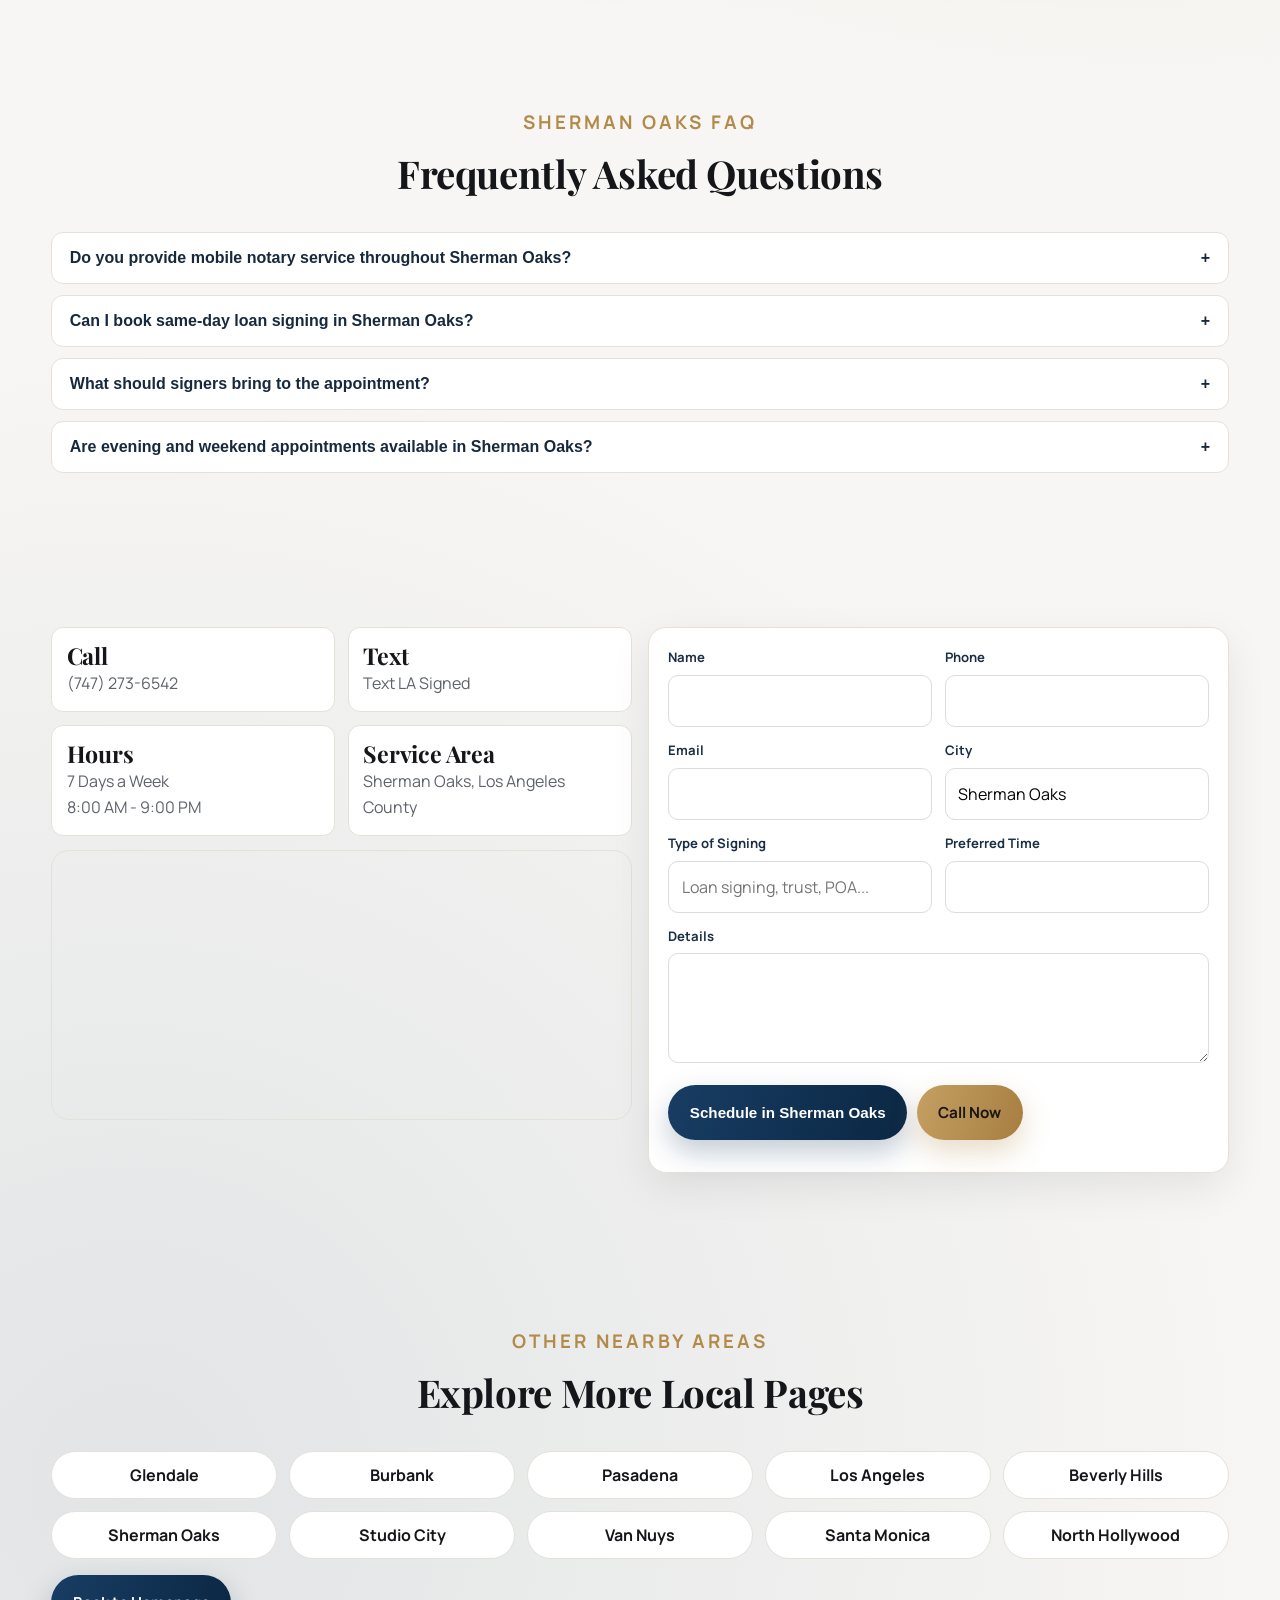
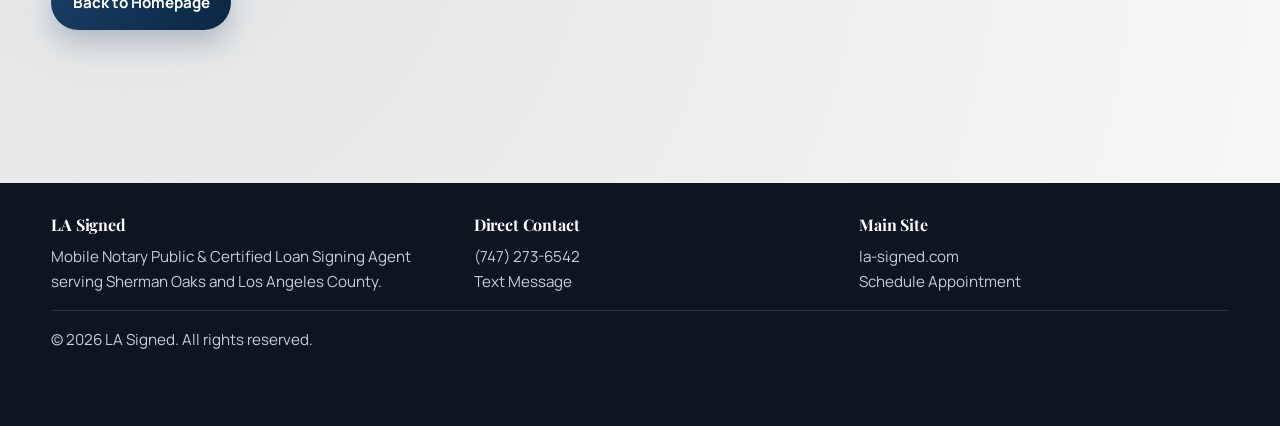
<file: sherman-oaks-mobile-notary/index.html>
<!DOCTYPE html>
<html lang="en">
<head>
  <meta charset="UTF-8">
  <meta name="viewport" content="width=device-width, initial-scale=1.0">
  <title>Sherman Oaks Mobile Notary Public &amp; Loan Signing Agent | LA Signed</title>
  <meta name="description" content="LA Signed provides Sherman Oaks mobile notary and certified loan signing agent services with same-day appointments, evening availability, and professional document handling.">
  <meta name="keywords" content="Sherman Oaks mobile notary, Sherman Oaks loan signing agent, notary public Sherman Oaks, same-day notary Sherman Oaks, refinance signing Sherman Oaks">
  <link rel="canonical" href="https://la-signed.com/sherman-oaks-mobile-notary/">
  <link rel="icon" type="image/png" sizes="32x32" href="../assets/certs/favicon-32.png">
  <link rel="preconnect" href="https://fonts.googleapis.com">
  <link rel="preconnect" href="https://fonts.gstatic.com" crossorigin>
  <link href="https://fonts.googleapis.com/css2?family=Manrope:wght@400;500;600;700;800&amp;family=Playfair+Display:wght@500;600;700;800&amp;display=swap" rel="stylesheet">
  <link rel="stylesheet" href="../assets/css/site.css">
  <script type="application/ld+json">
  {
    "@context": "https://schema.org",
    "@type": "Service",
    "name": "Sherman Oaks Mobile Notary and Loan Signing Services",
    "provider": {
      "@type": "LocalBusiness",
      "name": "LA Signed",
      "telephone": "+1-747-273-6542",
      "address": {
        "@type": "PostalAddress",
        "addressLocality": "Glendale",
        "addressRegion": "CA",
        "addressCountry": "US"
      }
    },
    "areaServed": "Sherman Oaks, California",
    "serviceType": [
      "Mobile Notary",
      "Loan Signing",
      "Refinance Signing",
      "Hospital Notary"
    ]
  }
  </script>
</head>
<body>
  <header class="header">
    <div class="container nav">
      <a class="brand" href="../index.html">LA <span>Signed</span></a>
      <button class="nav-toggle" data-nav-toggle aria-label="Toggle navigation" aria-expanded="false">☰</button>
      <ul class="nav-links" data-nav-links>
        <li><a href="../index.html#services">Services</a></li>
        <li><a href="../index.html#areas">Areas Served</a></li>
        <li><a href="#faq">FAQ</a></li>
        <li><a href="#contact">Contact</a></li>
      </ul>
    </div>
  </header>

  <main>
    <section class="hero" style="padding-top:5.4rem;">
      <div class="container hero-grid">
        <div>
          <p class="eyebrow">Sherman Oaks Local Service</p>
          <h1>Sherman Oaks Mobile Notary &amp; Certified Loan Signing Agent</h1>
          <p>Fast, professional mobile notary and loan signing appointments in Sherman Oaks, California with same-day availability.</p>
          <div class="hero-actions">
            <a class="btn btn-gold" href="tel:+17472736542">Call Now</a>
            <a class="btn btn-primary" href="#contact">Schedule Appointment</a>
            <a class="btn btn-outline" href="sms:+17472736542">Text Now</a>
          </div>
        </div>
        <aside class="hero-card" aria-label="Trust badges">
          <div class="badges">
            <div class="badge"><span class="badge-icon">✓</span> Certified Loan Signing Agent</div>
            <div class="badge"><span class="badge-icon">✓</span> Bonded &amp; E&amp;O Insured</div>
            <div class="badge"><span class="badge-icon">✓</span> Background Screened</div>
            <div class="badge"><span class="badge-icon">✓</span> Mobile Service in Sherman Oaks</div>
          </div>
        </aside>
      </div>
    </section>

    <section class="section">
      <div class="container">
        <div class="section-head reveal">
          <p class="section-kicker">Sherman Oaks Notary Services</p>
          <h2>Local Loan Signing and Mobile Notary Coverage</h2>
          <p>LA Signed serves escrow officers, title companies, mortgage brokers, real estate professionals, and residents across Sherman Oaks for accurate, on-time signings.</p>
        </div>
        <div class="grid services-grid">
          <article class="card service-card reveal"><div class="icon-wrap">🖋</div><h3>Loan Signing Services in Sherman Oaks</h3><p>Professional support for purchase, seller, and refinance packages with lender-compliant document handling.</p><a href="#contact" class="btn btn-primary">Request Signing</a></article>
          <article class="card service-card reveal"><div class="icon-wrap">📍</div><h3>Mobile Notary in Sherman Oaks</h3><p>We travel to homes, offices, and agreed meeting locations across Sherman Oaks and nearby communities.</p><a href="#contact" class="btn btn-primary">Book Mobile Notary</a></article>
          <article class="card service-card reveal"><div class="icon-wrap">⚡</div><h3>Same-Day Appointments</h3><p>Urgent closing support with evening and weekend flexibility to keep transactions on track.</p><a href="tel:+17472736542" class="btn btn-primary">Call Immediate</a></article>
        </div>
      </div>
    </section>

    <section class="section" id="faq">
      <div class="container">
        <div class="section-head reveal">
          <p class="section-kicker">Sherman Oaks FAQ</p>
          <h2>Frequently Asked Questions</h2>
        </div>
        <div class="faq-list reveal">
          <article class="faq-item">
            <button class="faq-btn" aria-expanded="false">Do you provide mobile notary service throughout Sherman Oaks?<span>+</span></button>
            <div class="faq-content" hidden>
              <p>Yes. LA Signed provides mobile notary service across Sherman Oaks and surrounding Los Angeles County neighborhoods.</p>
            </div>
          </article>
          <article class="faq-item">
            <button class="faq-btn" aria-expanded="false">Can I book same-day loan signing in Sherman Oaks?<span>+</span></button>
            <div class="faq-content" hidden>
              <p>In many cases, yes. Same-day availability depends on appointment volume, time, and travel distance.</p>
            </div>
          </article>
          <article class="faq-item">
            <button class="faq-btn" aria-expanded="false">What should signers bring to the appointment?<span>+</span></button>
            <div class="faq-content" hidden>
              <p>Please prepare unsigned documents and valid government-issued photo ID matching the signing name.</p>
            </div>
          </article>
          <article class="faq-item">
            <button class="faq-btn" aria-expanded="false">Are evening and weekend appointments available in Sherman Oaks?<span>+</span></button>
            <div class="faq-content" hidden>
              <p>Yes. LA Signed offers evening and weekend appointments to accommodate busy borrower schedules.</p>
            </div>
          </article>
        </div>
      </div>
    </section>

    <section id="contact" class="section">
      <div class="container contact-wrap reveal">
        <div>
          <div class="contact-cards">
            <article class="contact-card"><h3>Call</h3><p><a href="tel:+17472736542">(747) 273-6542</a></p></article>
            <article class="contact-card"><h3>Text</h3><p><a href="sms:+17472736542">Text LA Signed</a></p></article>
            <article class="contact-card"><h3>Hours</h3><p>7 Days a Week<br>8:00 AM - 9:00 PM</p></article>
            <article class="contact-card"><h3>Service Area</h3><p>Sherman Oaks, Los Angeles County</p></article>
          </div>
          <div class="map-frame" style="margin-top:0.9rem;">
            <iframe src="https://www.google.com/maps?q=Sherman+Oaks,+California&amp;output=embed" loading="lazy" title="Sherman Oaks service map"></iframe>
          </div>
        </div>

        <form class="contact-form" id="contact-form" action="https://formspree.io/f/mojnvqyw" method="POST">
          <input type="text" name="_gotcha" tabindex="-1" autocomplete="off" style="display:none">
          <input type="hidden" name="_subject" value="Sherman Oaks booking request - LA Signed">
          <div class="form-grid">
            <div><label for="name">Name</label><input id="name" name="name" required></div>
            <div><label for="phone">Phone</label><input id="phone" name="phone" required></div>
            <div><label for="email">Email</label><input id="email" type="email" name="email" required></div>
            <div><label for="city">City</label><input id="city" name="city" value="Sherman Oaks" required></div>
            <div><label for="signing_type">Type of Signing</label><input id="signing_type" name="signing_type" placeholder="Loan signing, trust, POA..." required></div>
            <div><label for="time">Preferred Time</label><input id="time" name="preferred_time" required></div>
          </div>
          <div style="margin-top:0.8rem;"><label for="message">Details</label><textarea id="message" name="message"></textarea></div>
          <div style="margin-top:0.9rem; display:flex; gap:0.6rem; flex-wrap:wrap;">
            <button class="btn btn-primary" type="submit">Schedule in Sherman Oaks</button>
            <a class="btn btn-gold" href="tel:+17472736542">Call Now</a>
          </div>
          <p id="form-status" style="margin-top:0.8rem; font-weight:600; color:var(--success);" aria-live="polite"></p>
        </form>
      </div>
    </section>

    <section class="section">
      <div class="container">
        <div class="section-head">
          <p class="section-kicker">Other Nearby Areas</p>
          <h2>Explore More Local Pages</h2>
        </div>
        <div class="location-grid">
          <a class="location-pill" href="/glendale-mobile-notary/">Glendale</a>
          <a class="location-pill" href="/burbank-loan-signing-agent/">Burbank</a>
          <a class="location-pill" href="/pasadena-mobile-notary/">Pasadena</a>
          <a class="location-pill" href="/los-angeles-mobile-notary/">Los Angeles</a>
          <a class="location-pill" href="/beverly-hills-mobile-notary/">Beverly Hills</a>
          <a class="location-pill" href="/sherman-oaks-mobile-notary/">Sherman Oaks</a>
          <a class="location-pill" href="/studio-city-mobile-notary/">Studio City</a>
          <a class="location-pill" href="/van-nuys-mobile-notary/">Van Nuys</a>
          <a class="location-pill" href="/santa-monica-mobile-notary/">Santa Monica</a>
          <a class="location-pill" href="/north-hollywood-mobile-notary/">North Hollywood</a>
        </div>
        <p style="margin-top:1rem;"><a class="btn btn-primary" href="../index.html">Back to Homepage</a></p>
      </div>
    </section>
  </main>

  <footer class="footer">
    <div class="container">
      <div>
        <h4>LA Signed</h4>
        <p>Mobile Notary Public &amp; Certified Loan Signing Agent serving Sherman Oaks and Los Angeles County.</p>
      </div>
      <div>
        <h4>Direct Contact</h4>
        <p><a href="tel:+17472736542">(747) 273-6542</a></p>
        <p><a href="sms:+17472736542">Text Message</a></p>
      </div>
      <div>
        <h4>Main Site</h4>
        <p><a href="../index.html">la-signed.com</a></p>
        <p><a href="../index.html#contact">Schedule Appointment</a></p>
      </div>
      <div class="footer-bottom" style="grid-column: 1/-1;">
        <p>&copy; 2026 LA Signed. All rights reserved.</p>
      </div>
    </div>
  </footer>

  <div class="mobile-sticky">
    <a class="call" href="tel:+17472736542">Call Now</a>
    <a class="text" href="sms:+17472736542">Text Now</a>
    <a class="book" href="#contact">Book</a>
  </div>

  <script src="../assets/js/site.js" defer></script>
</body>
</html>
</file>
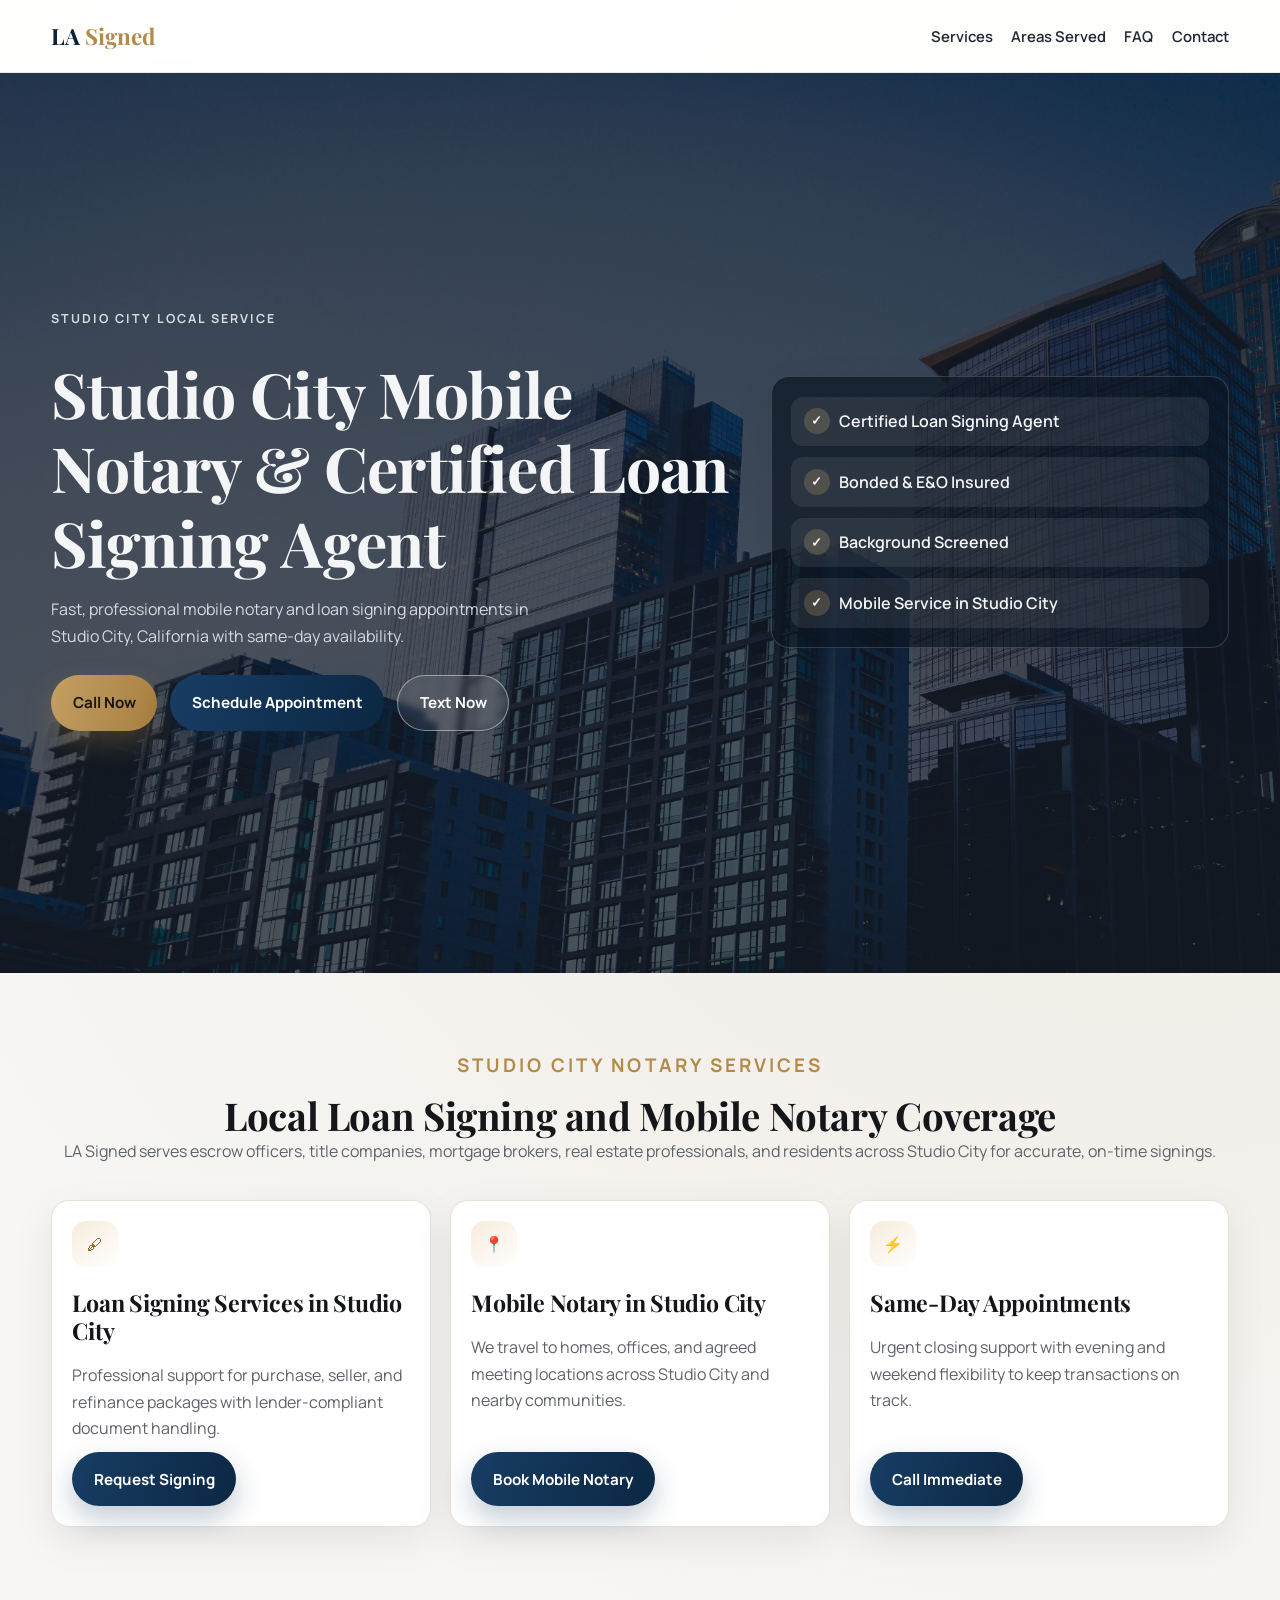
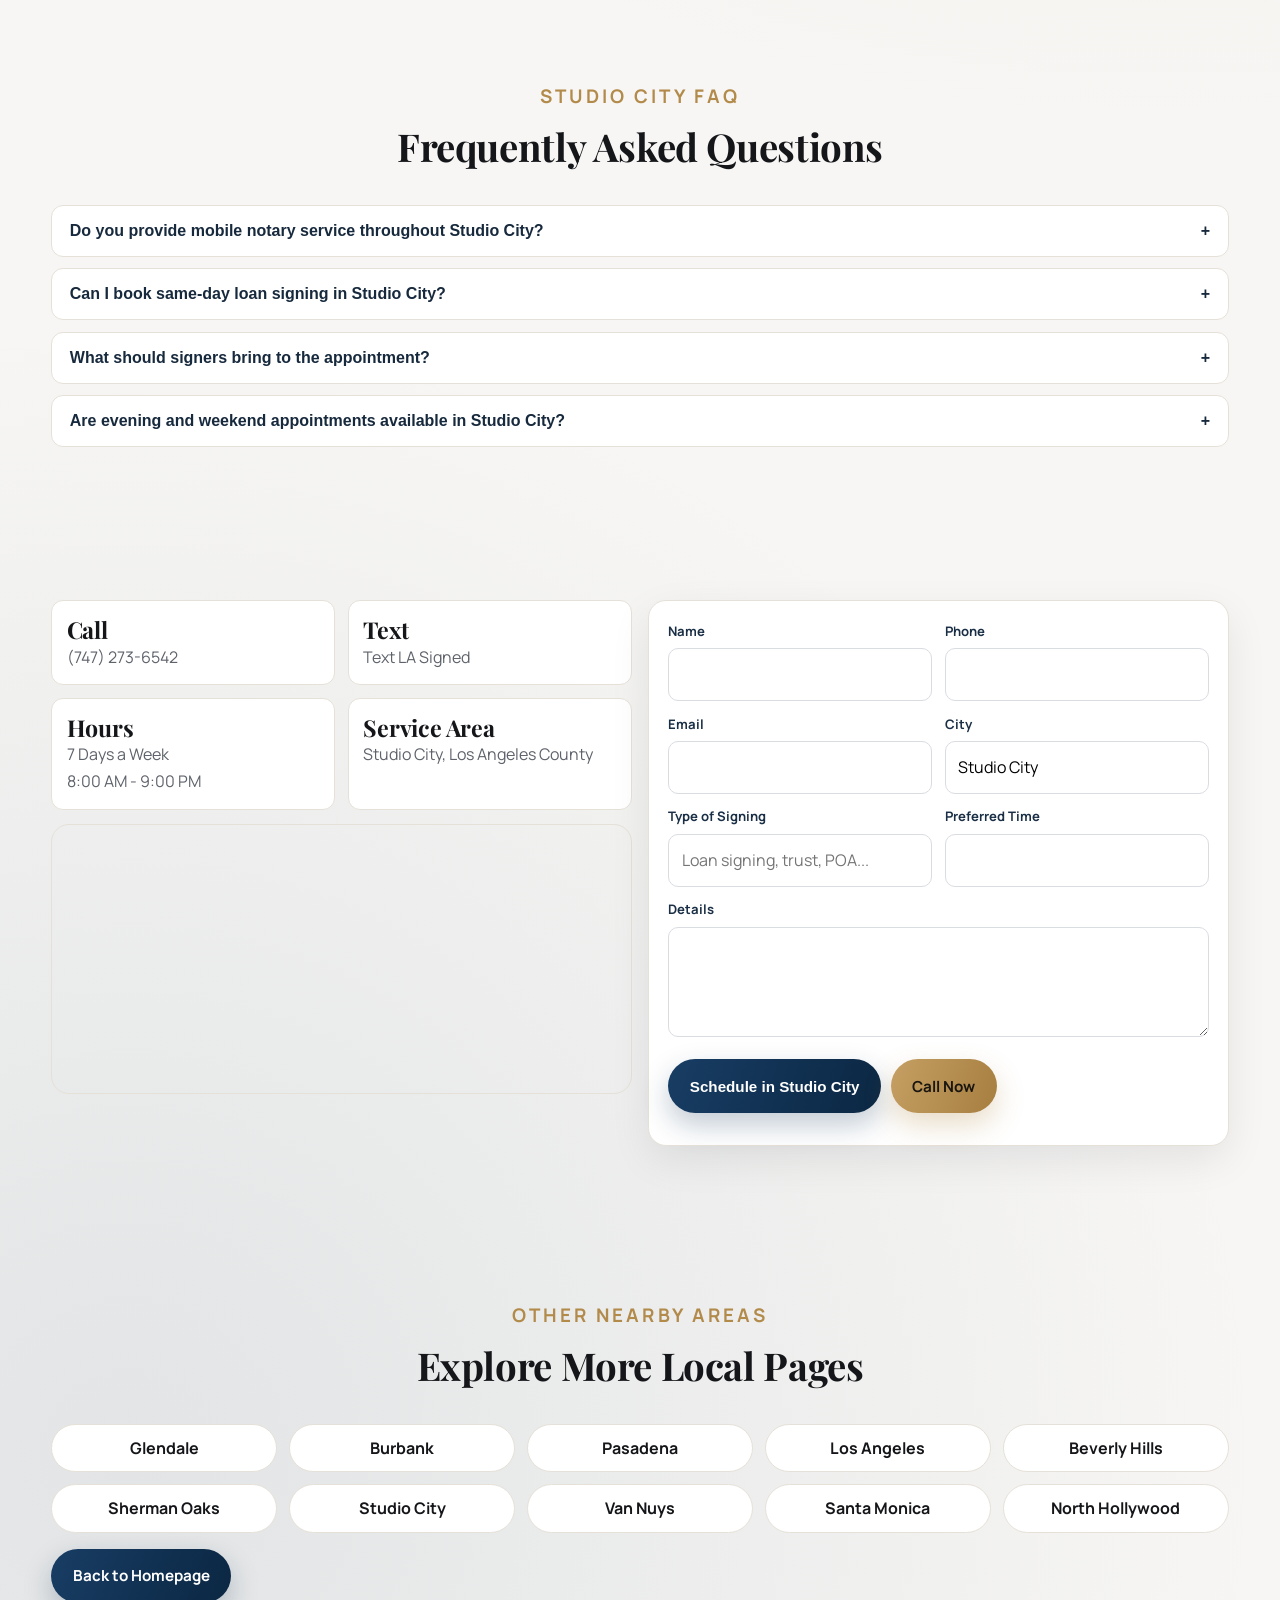
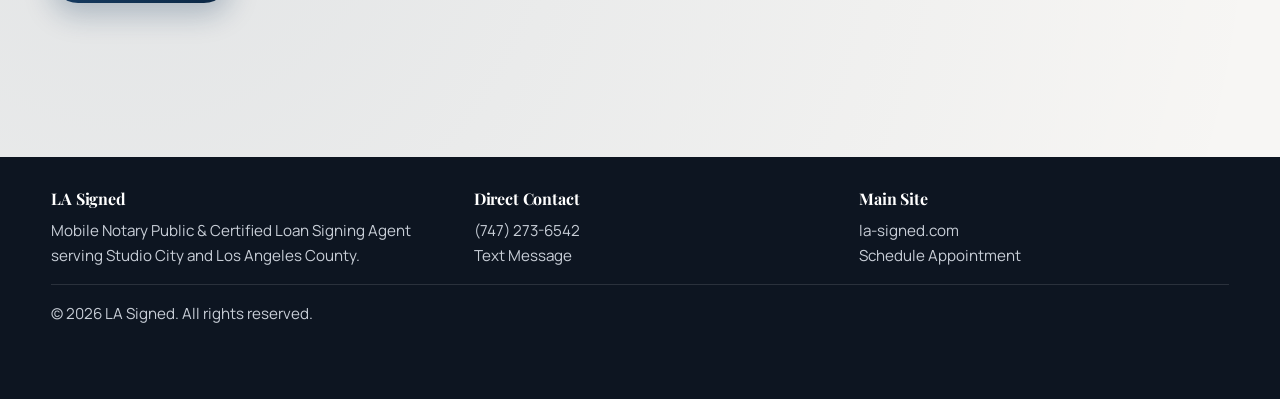
<file: studio-city-mobile-notary/index.html>
<!DOCTYPE html>
<html lang="en">
<head>
  <meta charset="UTF-8">
  <meta name="viewport" content="width=device-width, initial-scale=1.0">
  <title>Studio City Mobile Notary Public &amp; Loan Signing Agent | LA Signed</title>
  <meta name="description" content="LA Signed provides Studio City mobile notary and certified loan signing agent services with same-day appointments, evening availability, and professional document handling.">
  <meta name="keywords" content="Studio City mobile notary, Studio City loan signing agent, notary public Studio City, same-day notary Studio City, refinance signing Studio City">
  <link rel="canonical" href="https://la-signed.com/studio-city-mobile-notary/">
  <link rel="icon" type="image/png" sizes="32x32" href="../assets/certs/favicon-32.png">
  <link rel="preconnect" href="https://fonts.googleapis.com">
  <link rel="preconnect" href="https://fonts.gstatic.com" crossorigin>
  <link href="https://fonts.googleapis.com/css2?family=Manrope:wght@400;500;600;700;800&amp;family=Playfair+Display:wght@500;600;700;800&amp;display=swap" rel="stylesheet">
  <link rel="stylesheet" href="../assets/css/site.css">
  <script type="application/ld+json">
  {
    "@context": "https://schema.org",
    "@type": "Service",
    "name": "Studio City Mobile Notary and Loan Signing Services",
    "provider": {
      "@type": "LocalBusiness",
      "name": "LA Signed",
      "telephone": "+1-747-273-6542",
      "address": {
        "@type": "PostalAddress",
        "addressLocality": "Glendale",
        "addressRegion": "CA",
        "addressCountry": "US"
      }
    },
    "areaServed": "Studio City, California",
    "serviceType": [
      "Mobile Notary",
      "Loan Signing",
      "Refinance Signing",
      "Hospital Notary"
    ]
  }
  </script>
</head>
<body>
  <header class="header">
    <div class="container nav">
      <a class="brand" href="../index.html">LA <span>Signed</span></a>
      <button class="nav-toggle" data-nav-toggle aria-label="Toggle navigation" aria-expanded="false">☰</button>
      <ul class="nav-links" data-nav-links>
        <li><a href="../index.html#services">Services</a></li>
        <li><a href="../index.html#areas">Areas Served</a></li>
        <li><a href="#faq">FAQ</a></li>
        <li><a href="#contact">Contact</a></li>
      </ul>
    </div>
  </header>

  <main>
    <section class="hero" style="padding-top:5.4rem;">
      <div class="container hero-grid">
        <div>
          <p class="eyebrow">Studio City Local Service</p>
          <h1>Studio City Mobile Notary &amp; Certified Loan Signing Agent</h1>
          <p>Fast, professional mobile notary and loan signing appointments in Studio City, California with same-day availability.</p>
          <div class="hero-actions">
            <a class="btn btn-gold" href="tel:+17472736542">Call Now</a>
            <a class="btn btn-primary" href="#contact">Schedule Appointment</a>
            <a class="btn btn-outline" href="sms:+17472736542">Text Now</a>
          </div>
        </div>
        <aside class="hero-card" aria-label="Trust badges">
          <div class="badges">
            <div class="badge"><span class="badge-icon">✓</span> Certified Loan Signing Agent</div>
            <div class="badge"><span class="badge-icon">✓</span> Bonded &amp; E&amp;O Insured</div>
            <div class="badge"><span class="badge-icon">✓</span> Background Screened</div>
            <div class="badge"><span class="badge-icon">✓</span> Mobile Service in Studio City</div>
          </div>
        </aside>
      </div>
    </section>

    <section class="section">
      <div class="container">
        <div class="section-head reveal">
          <p class="section-kicker">Studio City Notary Services</p>
          <h2>Local Loan Signing and Mobile Notary Coverage</h2>
          <p>LA Signed serves escrow officers, title companies, mortgage brokers, real estate professionals, and residents across Studio City for accurate, on-time signings.</p>
        </div>
        <div class="grid services-grid">
          <article class="card service-card reveal"><div class="icon-wrap">🖋</div><h3>Loan Signing Services in Studio City</h3><p>Professional support for purchase, seller, and refinance packages with lender-compliant document handling.</p><a href="#contact" class="btn btn-primary">Request Signing</a></article>
          <article class="card service-card reveal"><div class="icon-wrap">📍</div><h3>Mobile Notary in Studio City</h3><p>We travel to homes, offices, and agreed meeting locations across Studio City and nearby communities.</p><a href="#contact" class="btn btn-primary">Book Mobile Notary</a></article>
          <article class="card service-card reveal"><div class="icon-wrap">⚡</div><h3>Same-Day Appointments</h3><p>Urgent closing support with evening and weekend flexibility to keep transactions on track.</p><a href="tel:+17472736542" class="btn btn-primary">Call Immediate</a></article>
        </div>
      </div>
    </section>

    <section class="section" id="faq">
      <div class="container">
        <div class="section-head reveal">
          <p class="section-kicker">Studio City FAQ</p>
          <h2>Frequently Asked Questions</h2>
        </div>
        <div class="faq-list reveal">
          <article class="faq-item">
            <button class="faq-btn" aria-expanded="false">Do you provide mobile notary service throughout Studio City?<span>+</span></button>
            <div class="faq-content" hidden>
              <p>Yes. LA Signed provides mobile notary service across Studio City and surrounding Los Angeles County neighborhoods.</p>
            </div>
          </article>
          <article class="faq-item">
            <button class="faq-btn" aria-expanded="false">Can I book same-day loan signing in Studio City?<span>+</span></button>
            <div class="faq-content" hidden>
              <p>In many cases, yes. Same-day availability depends on appointment volume, time, and travel distance.</p>
            </div>
          </article>
          <article class="faq-item">
            <button class="faq-btn" aria-expanded="false">What should signers bring to the appointment?<span>+</span></button>
            <div class="faq-content" hidden>
              <p>Please prepare unsigned documents and valid government-issued photo ID matching the signing name.</p>
            </div>
          </article>
          <article class="faq-item">
            <button class="faq-btn" aria-expanded="false">Are evening and weekend appointments available in Studio City?<span>+</span></button>
            <div class="faq-content" hidden>
              <p>Yes. LA Signed offers evening and weekend appointments to accommodate busy borrower schedules.</p>
            </div>
          </article>
        </div>
      </div>
    </section>

    <section id="contact" class="section">
      <div class="container contact-wrap reveal">
        <div>
          <div class="contact-cards">
            <article class="contact-card"><h3>Call</h3><p><a href="tel:+17472736542">(747) 273-6542</a></p></article>
            <article class="contact-card"><h3>Text</h3><p><a href="sms:+17472736542">Text LA Signed</a></p></article>
            <article class="contact-card"><h3>Hours</h3><p>7 Days a Week<br>8:00 AM - 9:00 PM</p></article>
            <article class="contact-card"><h3>Service Area</h3><p>Studio City, Los Angeles County</p></article>
          </div>
          <div class="map-frame" style="margin-top:0.9rem;">
            <iframe src="https://www.google.com/maps?q=Studio+City,+California&amp;output=embed" loading="lazy" title="Studio City service map"></iframe>
          </div>
        </div>

        <form class="contact-form" id="contact-form" action="https://formspree.io/f/mojnvqyw" method="POST">
          <input type="text" name="_gotcha" tabindex="-1" autocomplete="off" style="display:none">
          <input type="hidden" name="_subject" value="Studio City booking request - LA Signed">
          <div class="form-grid">
            <div><label for="name">Name</label><input id="name" name="name" required></div>
            <div><label for="phone">Phone</label><input id="phone" name="phone" required></div>
            <div><label for="email">Email</label><input id="email" type="email" name="email" required></div>
            <div><label for="city">City</label><input id="city" name="city" value="Studio City" required></div>
            <div><label for="signing_type">Type of Signing</label><input id="signing_type" name="signing_type" placeholder="Loan signing, trust, POA..." required></div>
            <div><label for="time">Preferred Time</label><input id="time" name="preferred_time" required></div>
          </div>
          <div style="margin-top:0.8rem;"><label for="message">Details</label><textarea id="message" name="message"></textarea></div>
          <div style="margin-top:0.9rem; display:flex; gap:0.6rem; flex-wrap:wrap;">
            <button class="btn btn-primary" type="submit">Schedule in Studio City</button>
            <a class="btn btn-gold" href="tel:+17472736542">Call Now</a>
          </div>
          <p id="form-status" style="margin-top:0.8rem; font-weight:600; color:var(--success);" aria-live="polite"></p>
        </form>
      </div>
    </section>

    <section class="section">
      <div class="container">
        <div class="section-head">
          <p class="section-kicker">Other Nearby Areas</p>
          <h2>Explore More Local Pages</h2>
        </div>
        <div class="location-grid">
          <a class="location-pill" href="/glendale-mobile-notary/">Glendale</a>
          <a class="location-pill" href="/burbank-loan-signing-agent/">Burbank</a>
          <a class="location-pill" href="/pasadena-mobile-notary/">Pasadena</a>
          <a class="location-pill" href="/los-angeles-mobile-notary/">Los Angeles</a>
          <a class="location-pill" href="/beverly-hills-mobile-notary/">Beverly Hills</a>
          <a class="location-pill" href="/sherman-oaks-mobile-notary/">Sherman Oaks</a>
          <a class="location-pill" href="/studio-city-mobile-notary/">Studio City</a>
          <a class="location-pill" href="/van-nuys-mobile-notary/">Van Nuys</a>
          <a class="location-pill" href="/santa-monica-mobile-notary/">Santa Monica</a>
          <a class="location-pill" href="/north-hollywood-mobile-notary/">North Hollywood</a>
        </div>
        <p style="margin-top:1rem;"><a class="btn btn-primary" href="../index.html">Back to Homepage</a></p>
      </div>
    </section>
  </main>

  <footer class="footer">
    <div class="container">
      <div>
        <h4>LA Signed</h4>
        <p>Mobile Notary Public &amp; Certified Loan Signing Agent serving Studio City and Los Angeles County.</p>
      </div>
      <div>
        <h4>Direct Contact</h4>
        <p><a href="tel:+17472736542">(747) 273-6542</a></p>
        <p><a href="sms:+17472736542">Text Message</a></p>
      </div>
      <div>
        <h4>Main Site</h4>
        <p><a href="../index.html">la-signed.com</a></p>
        <p><a href="../index.html#contact">Schedule Appointment</a></p>
      </div>
      <div class="footer-bottom" style="grid-column: 1/-1;">
        <p>&copy; 2026 LA Signed. All rights reserved.</p>
      </div>
    </div>
  </footer>

  <div class="mobile-sticky">
    <a class="call" href="tel:+17472736542">Call Now</a>
    <a class="text" href="sms:+17472736542">Text Now</a>
    <a class="book" href="#contact">Book</a>
  </div>

  <script src="../assets/js/site.js" defer></script>
</body>
</html>
</file>
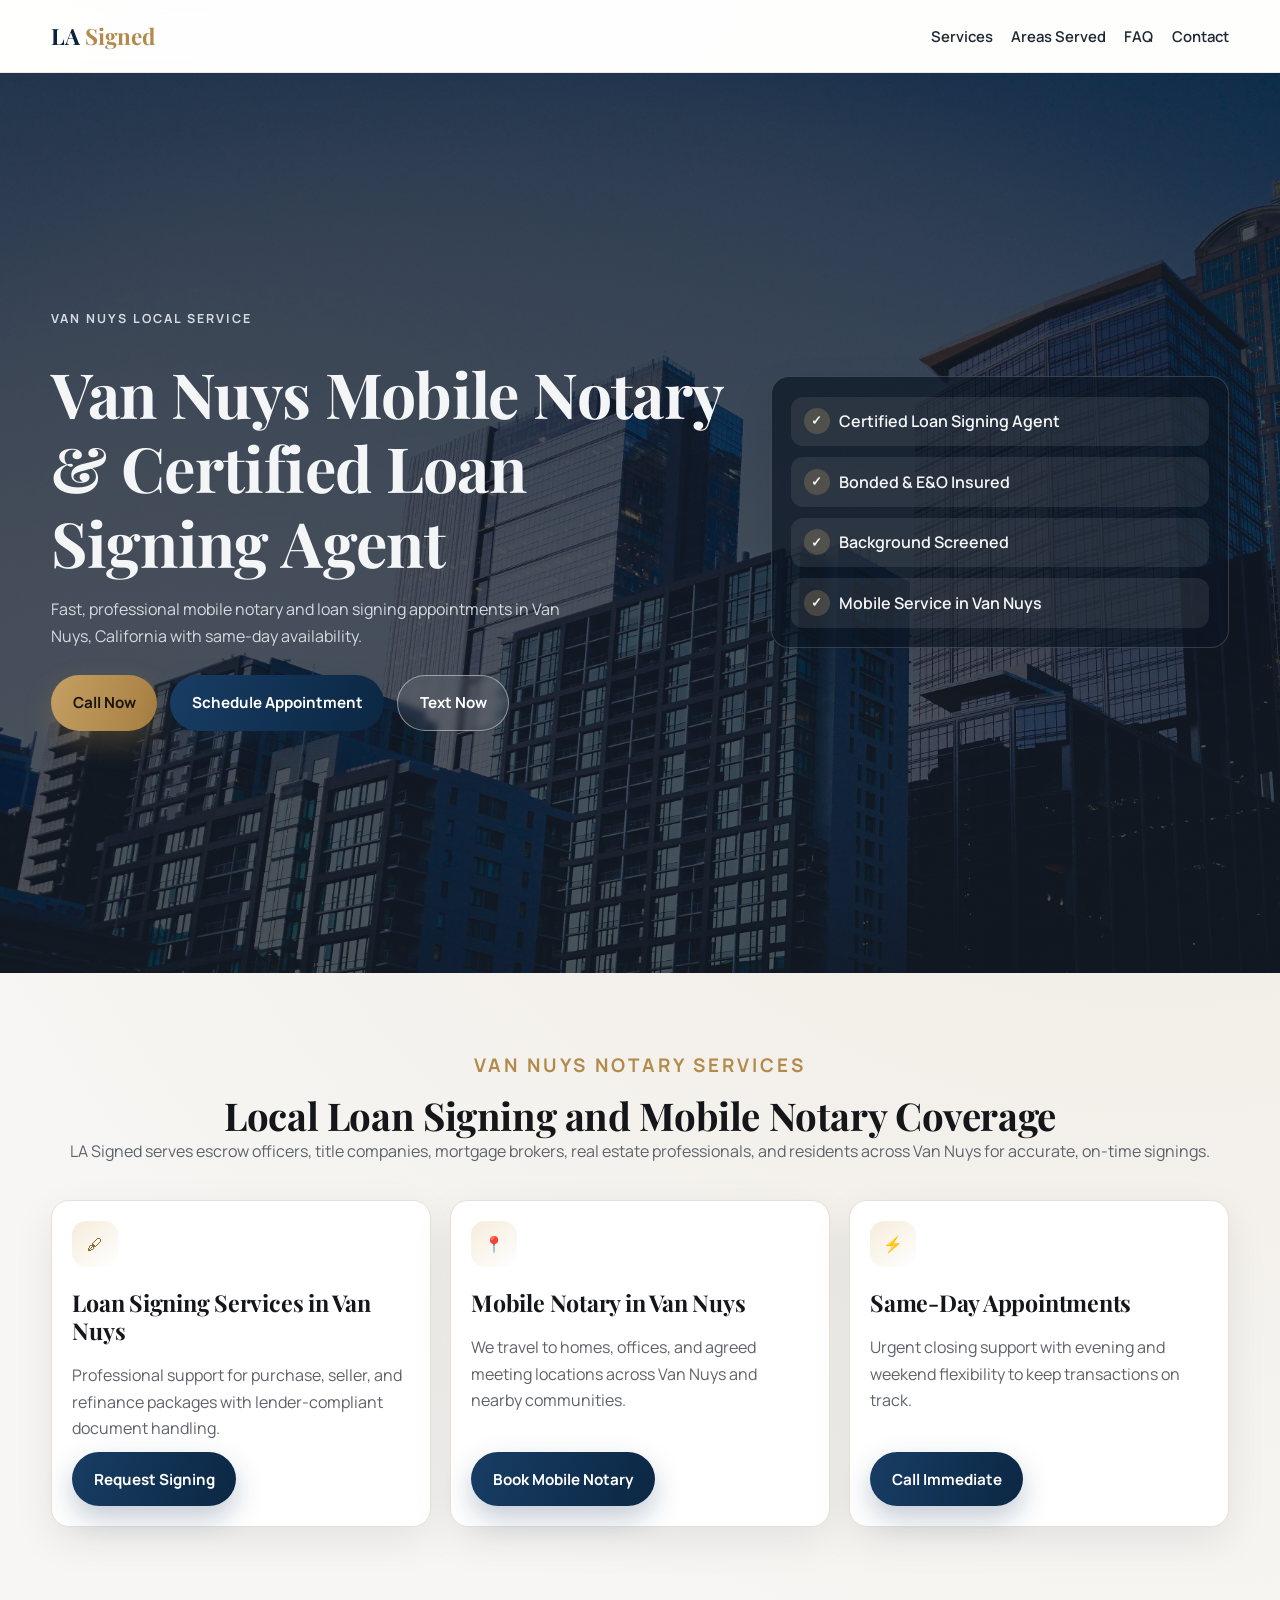
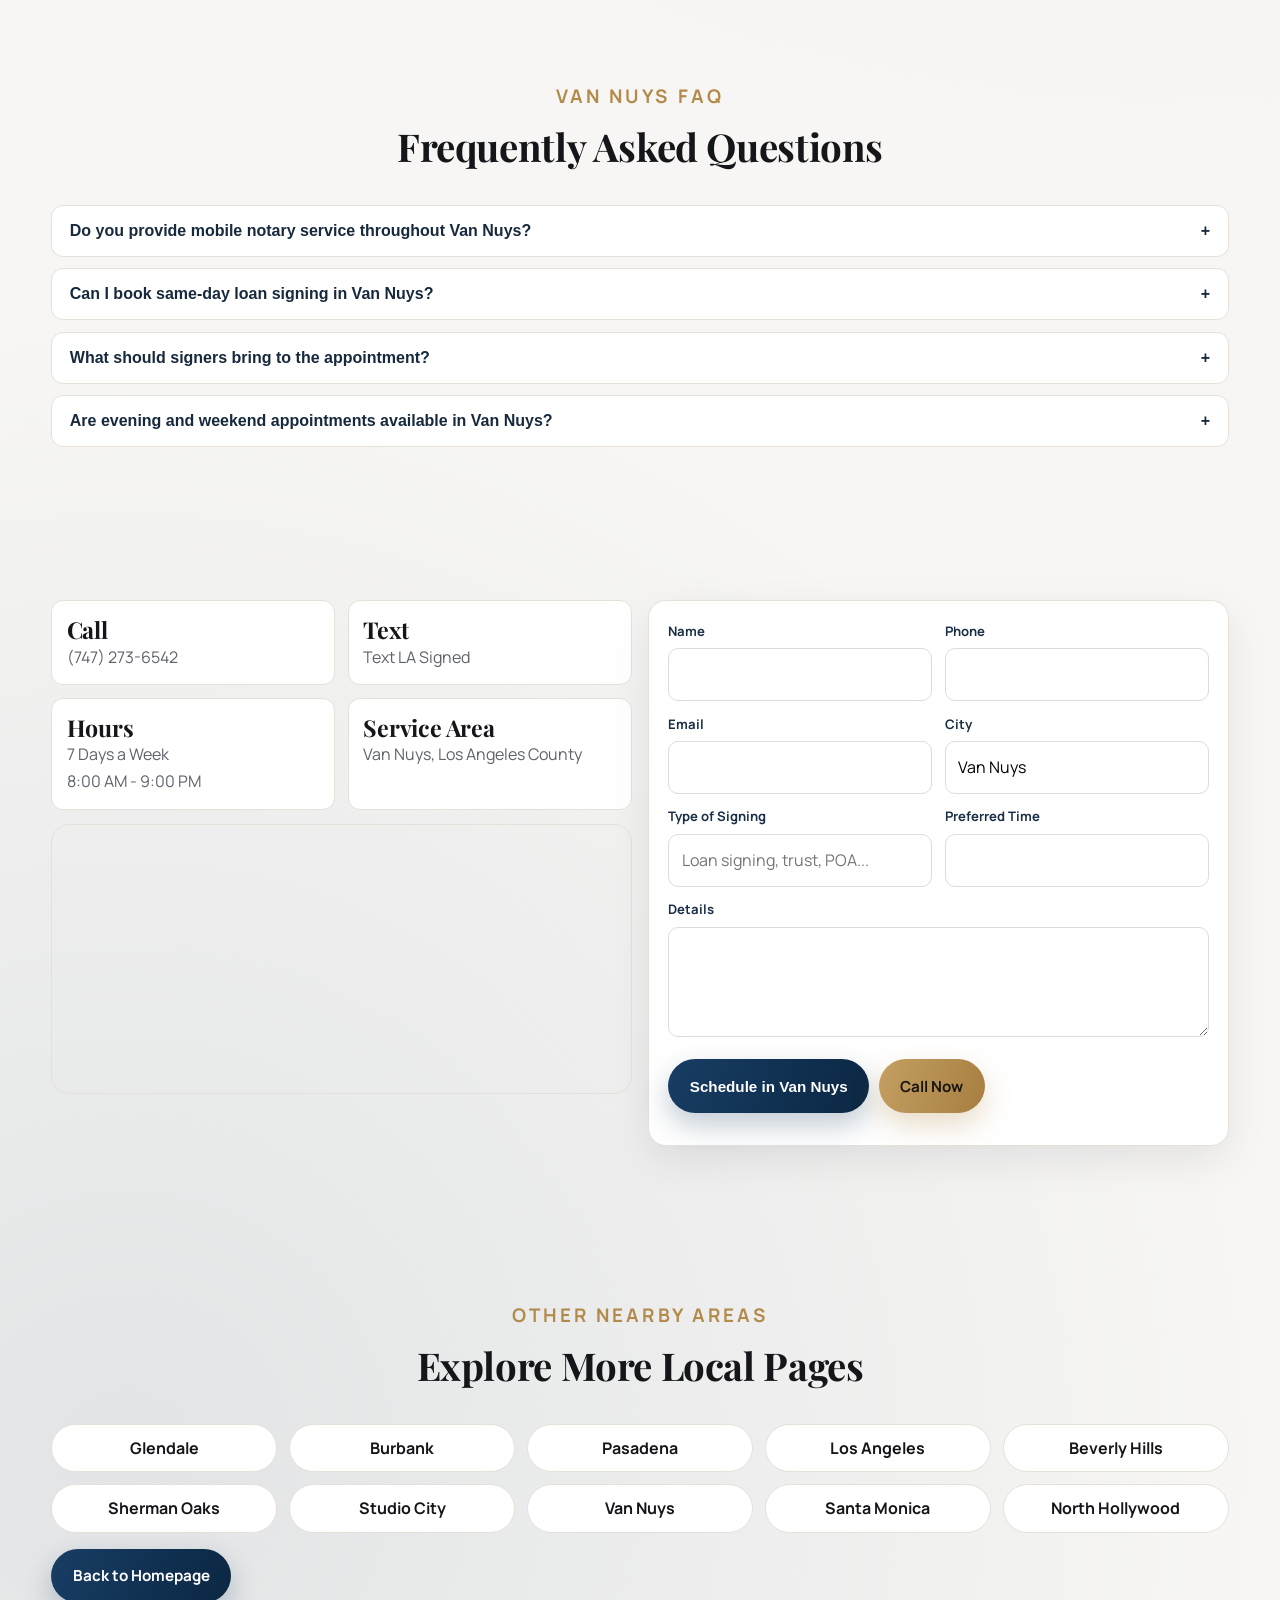
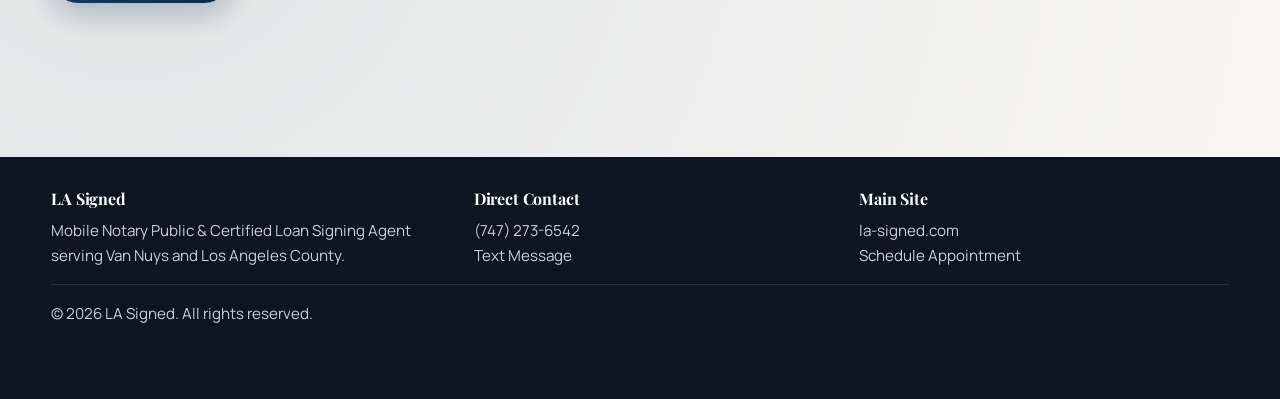
<file: van-nuys-mobile-notary/index.html>
<!DOCTYPE html>
<html lang="en">
<head>
  <meta charset="UTF-8">
  <meta name="viewport" content="width=device-width, initial-scale=1.0">
  <title>Van Nuys Mobile Notary Public &amp; Loan Signing Agent | LA Signed</title>
  <meta name="description" content="LA Signed provides Van Nuys mobile notary and certified loan signing agent services with same-day appointments, evening availability, and professional document handling.">
  <meta name="keywords" content="Van Nuys mobile notary, Van Nuys loan signing agent, notary public Van Nuys, same-day notary Van Nuys, refinance signing Van Nuys">
  <link rel="canonical" href="https://la-signed.com/van-nuys-mobile-notary/">
  <link rel="icon" type="image/png" sizes="32x32" href="../assets/certs/favicon-32.png">
  <link rel="preconnect" href="https://fonts.googleapis.com">
  <link rel="preconnect" href="https://fonts.gstatic.com" crossorigin>
  <link href="https://fonts.googleapis.com/css2?family=Manrope:wght@400;500;600;700;800&amp;family=Playfair+Display:wght@500;600;700;800&amp;display=swap" rel="stylesheet">
  <link rel="stylesheet" href="../assets/css/site.css">
  <script type="application/ld+json">
  {
    "@context": "https://schema.org",
    "@type": "Service",
    "name": "Van Nuys Mobile Notary and Loan Signing Services",
    "provider": {
      "@type": "LocalBusiness",
      "name": "LA Signed",
      "telephone": "+1-747-273-6542",
      "address": {
        "@type": "PostalAddress",
        "addressLocality": "Glendale",
        "addressRegion": "CA",
        "addressCountry": "US"
      }
    },
    "areaServed": "Van Nuys, California",
    "serviceType": [
      "Mobile Notary",
      "Loan Signing",
      "Refinance Signing",
      "Hospital Notary"
    ]
  }
  </script>
</head>
<body>
  <header class="header">
    <div class="container nav">
      <a class="brand" href="../index.html">LA <span>Signed</span></a>
      <button class="nav-toggle" data-nav-toggle aria-label="Toggle navigation" aria-expanded="false">☰</button>
      <ul class="nav-links" data-nav-links>
        <li><a href="../index.html#services">Services</a></li>
        <li><a href="../index.html#areas">Areas Served</a></li>
        <li><a href="#faq">FAQ</a></li>
        <li><a href="#contact">Contact</a></li>
      </ul>
    </div>
  </header>

  <main>
    <section class="hero" style="padding-top:5.4rem;">
      <div class="container hero-grid">
        <div>
          <p class="eyebrow">Van Nuys Local Service</p>
          <h1>Van Nuys Mobile Notary &amp; Certified Loan Signing Agent</h1>
          <p>Fast, professional mobile notary and loan signing appointments in Van Nuys, California with same-day availability.</p>
          <div class="hero-actions">
            <a class="btn btn-gold" href="tel:+17472736542">Call Now</a>
            <a class="btn btn-primary" href="#contact">Schedule Appointment</a>
            <a class="btn btn-outline" href="sms:+17472736542">Text Now</a>
          </div>
        </div>
        <aside class="hero-card" aria-label="Trust badges">
          <div class="badges">
            <div class="badge"><span class="badge-icon">✓</span> Certified Loan Signing Agent</div>
            <div class="badge"><span class="badge-icon">✓</span> Bonded &amp; E&amp;O Insured</div>
            <div class="badge"><span class="badge-icon">✓</span> Background Screened</div>
            <div class="badge"><span class="badge-icon">✓</span> Mobile Service in Van Nuys</div>
          </div>
        </aside>
      </div>
    </section>

    <section class="section">
      <div class="container">
        <div class="section-head reveal">
          <p class="section-kicker">Van Nuys Notary Services</p>
          <h2>Local Loan Signing and Mobile Notary Coverage</h2>
          <p>LA Signed serves escrow officers, title companies, mortgage brokers, real estate professionals, and residents across Van Nuys for accurate, on-time signings.</p>
        </div>
        <div class="grid services-grid">
          <article class="card service-card reveal"><div class="icon-wrap">🖋</div><h3>Loan Signing Services in Van Nuys</h3><p>Professional support for purchase, seller, and refinance packages with lender-compliant document handling.</p><a href="#contact" class="btn btn-primary">Request Signing</a></article>
          <article class="card service-card reveal"><div class="icon-wrap">📍</div><h3>Mobile Notary in Van Nuys</h3><p>We travel to homes, offices, and agreed meeting locations across Van Nuys and nearby communities.</p><a href="#contact" class="btn btn-primary">Book Mobile Notary</a></article>
          <article class="card service-card reveal"><div class="icon-wrap">⚡</div><h3>Same-Day Appointments</h3><p>Urgent closing support with evening and weekend flexibility to keep transactions on track.</p><a href="tel:+17472736542" class="btn btn-primary">Call Immediate</a></article>
        </div>
      </div>
    </section>

    <section class="section" id="faq">
      <div class="container">
        <div class="section-head reveal">
          <p class="section-kicker">Van Nuys FAQ</p>
          <h2>Frequently Asked Questions</h2>
        </div>
        <div class="faq-list reveal">
          <article class="faq-item">
            <button class="faq-btn" aria-expanded="false">Do you provide mobile notary service throughout Van Nuys?<span>+</span></button>
            <div class="faq-content" hidden>
              <p>Yes. LA Signed provides mobile notary service across Van Nuys and surrounding Los Angeles County neighborhoods.</p>
            </div>
          </article>
          <article class="faq-item">
            <button class="faq-btn" aria-expanded="false">Can I book same-day loan signing in Van Nuys?<span>+</span></button>
            <div class="faq-content" hidden>
              <p>In many cases, yes. Same-day availability depends on appointment volume, time, and travel distance.</p>
            </div>
          </article>
          <article class="faq-item">
            <button class="faq-btn" aria-expanded="false">What should signers bring to the appointment?<span>+</span></button>
            <div class="faq-content" hidden>
              <p>Please prepare unsigned documents and valid government-issued photo ID matching the signing name.</p>
            </div>
          </article>
          <article class="faq-item">
            <button class="faq-btn" aria-expanded="false">Are evening and weekend appointments available in Van Nuys?<span>+</span></button>
            <div class="faq-content" hidden>
              <p>Yes. LA Signed offers evening and weekend appointments to accommodate busy borrower schedules.</p>
            </div>
          </article>
        </div>
      </div>
    </section>

    <section id="contact" class="section">
      <div class="container contact-wrap reveal">
        <div>
          <div class="contact-cards">
            <article class="contact-card"><h3>Call</h3><p><a href="tel:+17472736542">(747) 273-6542</a></p></article>
            <article class="contact-card"><h3>Text</h3><p><a href="sms:+17472736542">Text LA Signed</a></p></article>
            <article class="contact-card"><h3>Hours</h3><p>7 Days a Week<br>8:00 AM - 9:00 PM</p></article>
            <article class="contact-card"><h3>Service Area</h3><p>Van Nuys, Los Angeles County</p></article>
          </div>
          <div class="map-frame" style="margin-top:0.9rem;">
            <iframe src="https://www.google.com/maps?q=Van+Nuys,+California&amp;output=embed" loading="lazy" title="Van Nuys service map"></iframe>
          </div>
        </div>

        <form class="contact-form" id="contact-form" action="https://formspree.io/f/mojnvqyw" method="POST">
          <input type="text" name="_gotcha" tabindex="-1" autocomplete="off" style="display:none">
          <input type="hidden" name="_subject" value="Van Nuys booking request - LA Signed">
          <div class="form-grid">
            <div><label for="name">Name</label><input id="name" name="name" required></div>
            <div><label for="phone">Phone</label><input id="phone" name="phone" required></div>
            <div><label for="email">Email</label><input id="email" type="email" name="email" required></div>
            <div><label for="city">City</label><input id="city" name="city" value="Van Nuys" required></div>
            <div><label for="signing_type">Type of Signing</label><input id="signing_type" name="signing_type" placeholder="Loan signing, trust, POA..." required></div>
            <div><label for="time">Preferred Time</label><input id="time" name="preferred_time" required></div>
          </div>
          <div style="margin-top:0.8rem;"><label for="message">Details</label><textarea id="message" name="message"></textarea></div>
          <div style="margin-top:0.9rem; display:flex; gap:0.6rem; flex-wrap:wrap;">
            <button class="btn btn-primary" type="submit">Schedule in Van Nuys</button>
            <a class="btn btn-gold" href="tel:+17472736542">Call Now</a>
          </div>
          <p id="form-status" style="margin-top:0.8rem; font-weight:600; color:var(--success);" aria-live="polite"></p>
        </form>
      </div>
    </section>

    <section class="section">
      <div class="container">
        <div class="section-head">
          <p class="section-kicker">Other Nearby Areas</p>
          <h2>Explore More Local Pages</h2>
        </div>
        <div class="location-grid">
          <a class="location-pill" href="/glendale-mobile-notary/">Glendale</a>
          <a class="location-pill" href="/burbank-loan-signing-agent/">Burbank</a>
          <a class="location-pill" href="/pasadena-mobile-notary/">Pasadena</a>
          <a class="location-pill" href="/los-angeles-mobile-notary/">Los Angeles</a>
          <a class="location-pill" href="/beverly-hills-mobile-notary/">Beverly Hills</a>
          <a class="location-pill" href="/sherman-oaks-mobile-notary/">Sherman Oaks</a>
          <a class="location-pill" href="/studio-city-mobile-notary/">Studio City</a>
          <a class="location-pill" href="/van-nuys-mobile-notary/">Van Nuys</a>
          <a class="location-pill" href="/santa-monica-mobile-notary/">Santa Monica</a>
          <a class="location-pill" href="/north-hollywood-mobile-notary/">North Hollywood</a>
        </div>
        <p style="margin-top:1rem;"><a class="btn btn-primary" href="../index.html">Back to Homepage</a></p>
      </div>
    </section>
  </main>

  <footer class="footer">
    <div class="container">
      <div>
        <h4>LA Signed</h4>
        <p>Mobile Notary Public &amp; Certified Loan Signing Agent serving Van Nuys and Los Angeles County.</p>
      </div>
      <div>
        <h4>Direct Contact</h4>
        <p><a href="tel:+17472736542">(747) 273-6542</a></p>
        <p><a href="sms:+17472736542">Text Message</a></p>
      </div>
      <div>
        <h4>Main Site</h4>
        <p><a href="../index.html">la-signed.com</a></p>
        <p><a href="../index.html#contact">Schedule Appointment</a></p>
      </div>
      <div class="footer-bottom" style="grid-column: 1/-1;">
        <p>&copy; 2026 LA Signed. All rights reserved.</p>
      </div>
    </div>
  </footer>

  <div class="mobile-sticky">
    <a class="call" href="tel:+17472736542">Call Now</a>
    <a class="text" href="sms:+17472736542">Text Now</a>
    <a class="book" href="#contact">Book</a>
  </div>

  <script src="../assets/js/site.js" defer></script>
</body>
</html>
</file>
<file: assets/css/site.css>
:root {
  --bg: #f7f6f4;
  --surface: #ffffff;
  --ink: #151619;
  --muted: #5e626a;
  --gold: #b28a4a;
  --gold-soft: #f6ecdb;
  --blue: #0d2f52;
  --blue-soft: #e7eef7;
  --border: #e6e1d8;
  --success: #1f6b42;
  --shadow: 0 14px 40px rgba(16, 19, 24, 0.08);
  --radius: 18px;
  --radius-sm: 12px;
  --section-space: clamp(3.5rem, 6vw, 6rem);
  --max: 1180px;
}

* {
  box-sizing: border-box;
  margin: 0;
  padding: 0;
}

html {
  scroll-behavior: smooth;
}

body {
  font-family: "Manrope", "Avenir Next", "Segoe UI", sans-serif;
  color: var(--ink);
  background:
    radial-gradient(circle at 90% 10%, rgba(178, 138, 74, 0.12), transparent 40%),
    radial-gradient(circle at 10% 85%, rgba(13, 47, 82, 0.09), transparent 35%),
    var(--bg);
  line-height: 1.65;
}

img {
  max-width: 100%;
  display: block;
}

a {
  color: inherit;
  text-decoration: none;
}

.container {
  width: min(var(--max), 92vw);
  margin: 0 auto;
}

.section {
  padding: var(--section-space) 0;
}

.section-head {
  text-align: center;
  margin-bottom: 2.25rem;
}

.section-kicker {
  text-transform: uppercase;
  letter-spacing: 0.16em;
  font-size: 1.175rem;
  font-weight: 700;
  color: var(--gold);
  margin-bottom: 0.7rem;
}

h1,
h2,
h3,
h4 {
  font-family: "Playfair Display", Georgia, serif;
  line-height: 1.2;
  letter-spacing: -0.01em;
}

h1 {
  font-size: clamp(2rem, 5vw, 3.9rem);
  margin-bottom: 0.6rem;
}

/* increase gap between h1 and the following paragraph inside hero */
.hero h1 {
  margin-bottom: 1rem;
}

h2 {
  font-size: clamp(1.7rem, 3vw, 2.7rem);
}

h3 {
  font-size: clamp(1.18rem, 2.2vw, 1.45rem);
}

p {
  color: var(--muted);
}

.btn,
button.btn {
  display: inline-flex;
  align-items: center;
  justify-content: center;
  gap: 0.45rem;
  border: none;
  border-radius: 999px;
  font-weight: 700;
  font-size: 0.95rem;
  cursor: pointer;
  padding: 0.92rem 1.35rem;
  transition: transform 0.2s ease, box-shadow 0.25s ease, background-color 0.25s ease;
}

.btn:hover {
  transform: translateY(-2px);
}

.btn-primary {
  background: linear-gradient(110deg, #183d64 0%, #0b2743 100%);
  color: #fff;
  box-shadow: 0 12px 28px rgba(13, 47, 82, 0.25);
}

.btn-primary:hover {
  box-shadow: 0 16px 30px rgba(13, 47, 82, 0.3);
}

.btn-gold {
  background: linear-gradient(110deg, #c59f63 0%, #a67e40 100%);
  color: #19150f;
  box-shadow: 0 12px 28px rgba(178, 138, 74, 0.3);
}

.btn-outline {
  border: 1px solid rgba(255, 255, 255, 0.45);
  color: #fff;
  background: rgba(255, 255, 255, 0.08);
  backdrop-filter: blur(3px);
}

.top-bar {
  background: #0f1620;
  color: #f3f4f6;
  font-size: 0.84rem;
  padding: 0.45rem 0;
}

.top-bar .container {
  display: flex;
  justify-content: space-between;
  gap: 0.75rem;
  flex-wrap: wrap;
}

.header {
  position: sticky;
  top: 0;
  z-index: 50;
  backdrop-filter: blur(10px);
  background: rgba(255, 255, 255, 0.92);
  border-bottom: 1px solid #ece9e3;
}

.nav {
  min-height: 72px;
  display: flex;
  align-items: center;
  justify-content: space-between;
  gap: 1rem;
}

.brand {
  font-family: "Playfair Display", Georgia, serif;
  font-size: 1.4rem;
  font-weight: 700;
  color: #0a223a;
}

.brand span {
  color: var(--gold);
}

.nav-links {
  display: flex;
  gap: 1.15rem;
  list-style: none;
  align-items: center;
}

.nav-links a {
  font-weight: 600;
  color: #1f2832;
  font-size: 0.93rem;
}

.nav-links a:hover {
  color: var(--blue);
}

.nav-toggle {
  display: none;
  border: none;
  background: transparent;
  font-size: 1.6rem;
}

.hero {
  color: #f4f5f7;
  /* make hero cover the viewport and center its content */
  min-height: 100vh;
  display: flex;
  align-items: center;
  padding: 0; /* remove large paddings so the image fills the first screen */
  background:
    linear-gradient(rgba(11, 20, 33, 0.75), rgba(11, 20, 33, 0.68)),
    url("../images/jason-dent-w3eFhqXjkZE-unsplash.jpg") center/cover;
}

.hero-grid {
  display: grid;
  gap: 2rem;
  grid-template-columns: 1.35fr 0.9fr;
  align-items: center;
}

/* nudge hero content slightly upward so it sits higher on the first screen */
.hero .container {
  transform: translateY(-6vh);
}

.eyebrow {
  font-size: 0.78rem;
  font-weight: 700;
  letter-spacing: 0.16em;
  text-transform: uppercase;
  color: #d8bc8d;
  margin-bottom: 0.95rem;
}

.hero p {
  color: #d6dae1;
  margin: 1rem 0 1.6rem;
  max-width: 52ch;
}

.hero .hero-tagline {
  margin-top: 7rem;
}

.hero-actions {
  display: flex;
  flex-wrap: wrap;
  gap: 0.8rem;
}

.hero-card {
  background: rgba(12, 22, 35, 0.7);
  border: 1px solid rgba(255, 255, 255, 0.16);
  border-radius: var(--radius);
  padding: 1.2rem;
  box-shadow: var(--shadow);
}

.badges {
  display: grid;
  gap: 0.7rem;
}

.badge {
  display: flex;
  gap: 0.58rem;
  align-items: center;
  border-radius: var(--radius-sm);
  padding: 0.72rem 0.8rem;
  background: rgba(255, 255, 255, 0.08);
  font-weight: 600;
}

.badge-icon {
  width: 26px;
  height: 26px;
  border-radius: 999px;
  display: inline-flex;
  align-items: center;
  justify-content: center;
  font-size: 0.82rem;
  background: rgba(214, 176, 119, 0.22);
}

.quick-stats {
  margin-top: 1.4rem;
  display: grid;
  grid-template-columns: repeat(3, minmax(0, 1fr));
  gap: 0.6rem;
}

.quick-stat {
  text-align: center;
  border-radius: var(--radius-sm);
  background: rgba(255, 255, 255, 0.08);
  padding: 0.68rem 0.55rem;
}

.quick-stat strong {
  display: block;
  font-size: 1.1rem;
  font-family: "Playfair Display", Georgia, serif;
}

.grid {
  display: grid;
  gap: 1.2rem;
}

.why-grid {
  grid-template-columns: repeat(4, minmax(0, 1fr));
}

.card {
  background: var(--surface);
  border: 1px solid var(--border);
  border-radius: var(--radius);
  padding: 1.25rem;
  box-shadow: var(--shadow);
}

.card h3 {
  margin: 0.7rem 0 0.45rem;
}

.icon-wrap {
  width: 46px;
  height: 46px;
  border-radius: 14px;
  display: inline-flex;
  align-items: center;
  justify-content: center;
  background: linear-gradient(145deg, var(--gold-soft), #fff);
  color: #8f6b34;
}

.services-grid {
  grid-template-columns: repeat(3, minmax(0, 1fr));
}

.service-card {
  display: flex;
  flex-direction: column;
  gap: 0.65rem;
}

.service-card .btn {
  margin-top: auto;
  align-self: flex-start;
}

.about-grid {
  display: grid;
  grid-template-columns: 1fr 1fr;
  gap: 1.3rem;
  align-items: stretch;
}

.about-photo {
  border-radius: var(--radius);
  overflow: hidden;
  border: 1px solid #ded9d0;
  box-shadow: var(--shadow);
  min-height: 340px;
}

.about-photo img {
  width: 100%;
  height: 100%;
  object-fit: cover;
}

.credentials {
  margin-top: 1rem;
  display: flex;
  flex-wrap: wrap;
  gap: 0.8rem;
}

.credential-item {
  background: #fff;
  border: 1px solid var(--border);
  border-radius: 999px;
  padding: 0.45rem 0.82rem;
  font-size: 0.84rem;
  font-weight: 700;
}

.partner-logos {
  display: grid;
  grid-template-columns: repeat(4, minmax(0, 1fr));
  gap: 0.95rem;
  margin-top: 1.2rem;
}

.partner-logo {
  border: 1px solid var(--border);
  border-radius: var(--radius-sm);
  background: #fff;
  padding: 0.95rem;
  min-height: 94px;
  display: flex;
  align-items: center;
  justify-content: center;
}

.partner-logo img {
  max-height: 60px;
  width: auto;
  object-fit: contain;
}

.location-grid {
  display: grid;
  grid-template-columns: repeat(5, minmax(0, 1fr));
  gap: 0.75rem;
  margin-top: 1rem;
}

.location-pill {
  border: 1px solid var(--border);
  border-radius: 999px;
  padding: 0.62rem 0.8rem;
  text-align: center;
  font-weight: 700;
  background: #fff;
  transition: border-color 0.2s ease, transform 0.2s ease;
}

.location-pill:hover {
  border-color: var(--gold);
  transform: translateY(-2px);
}

.split-panel {
  background: linear-gradient(130deg, #101826 0%, #10263f 55%, #1a3555 100%);
  color: #ebedf2;
  border-radius: var(--radius);
  padding: 1.5rem;
}

.split-panel p {
  color: #d8dde8;
}

.testimonials-wrap {
  position: relative;
  overflow: hidden;
}

.testimonials-track {
  display: flex;
  transition: transform 0.45s ease;
}

.testimonial {
  min-width: 100%;
  padding: 0.25rem;
}

.testimonial .card {
  min-height: 250px;
}

.stars {
  color: #cf9f4b;
  letter-spacing: 0.08em;
  font-size: 0.95rem;
}

.reviewer {
  margin-top: 0.8rem;
  display: flex;
  gap: 0.7rem;
  align-items: center;
}

.initials {
  width: 42px;
  height: 42px;
  border-radius: 50%;
  background: #13283f;
  color: #fff;
  display: inline-flex;
  align-items: center;
  justify-content: center;
  font-weight: 700;
}

.slider-dots {
  margin-top: 1rem;
  display: flex;
  gap: 0.45rem;
  justify-content: center;
}

.dot {
  width: 10px;
  height: 10px;
  border-radius: 50%;
  border: none;
  background: #cfd4db;
  cursor: pointer;
}

.dot.active {
  background: #173658;
}

.faq-list {
  display: grid;
  gap: 0.7rem;
}

.faq-item {
  border: 1px solid var(--border);
  border-radius: var(--radius-sm);
  background: #fff;
}

.faq-btn {
  width: 100%;
  border: none;
  background: transparent;
  text-align: left;
  padding: 1rem 1.1rem;
  font-size: 1rem;
  font-weight: 700;
  color: #17293d;
  cursor: pointer;
  display: flex;
  justify-content: space-between;
  gap: 0.8rem;
}

.faq-content {
  display: none;
  padding: 0 1.1rem 1rem;
}

.faq-item.open .faq-content {
  display: block;
}

.contact-wrap {
  display: grid;
  gap: 1rem;
  grid-template-columns: 1fr 1fr;
}

.contact-cards {
  display: grid;
  gap: 0.8rem;
  grid-template-columns: 1fr 1fr;
}

.contact-card {
  border: 1px solid var(--border);
  border-radius: var(--radius-sm);
  padding: 0.9rem;
  background: #fff;
}

.contact-form {
  background: #fff;
  border: 1px solid var(--border);
  border-radius: var(--radius);
  padding: 1.2rem;
  box-shadow: var(--shadow);
}

.form-grid {
  display: grid;
  gap: 0.8rem;
  grid-template-columns: 1fr 1fr;
}

label {
  display: block;
  font-size: 0.82rem;
  font-weight: 700;
  color: #1a2f45;
  margin-bottom: 0.38rem;
}

input,
select,
textarea {
  width: 100%;
  border: 1px solid #d9dce1;
  border-radius: 10px;
  padding: 0.75rem 0.78rem;
  font: inherit;
}

textarea {
  min-height: 110px;
  resize: vertical;
}

.map-frame {
  min-height: 270px;
  border: 1px solid var(--border);
  border-radius: var(--radius);
  overflow: hidden;
}

.map-frame iframe {
  border: 0;
  width: 100%;
  height: 100%;
}

.footer {
  background: #0d1521;
  color: #d9dce2;
  margin-top: var(--section-space);
}

.footer .container {
  padding: 2rem 0 4.6rem;
  display: grid;
  gap: 1rem;
  grid-template-columns: 1.1fr 1fr 1fr;
}

.footer h4 {
  color: #fff;
  margin-bottom: 0.6rem;
}

.footer p,
.footer a {
  color: #c8ced7;
  font-size: 0.95rem;
}

.footer-bottom {
  border-top: 1px solid rgba(255, 255, 255, 0.12);
  padding-top: 1rem;
  font-size: 0.82rem;
}

.mobile-sticky {
  position: fixed;
  left: 0;
  right: 0;
  bottom: 0;
  display: none;
  z-index: 80;
  background: #0f1b2a;
  border-top: 1px solid rgba(255, 255, 255, 0.16);
  padding: 0.5rem;
  gap: 0.5rem;
}

.mobile-sticky a {
  flex: 1;
  text-align: center;
  border-radius: 999px;
  padding: 0.7rem 0.5rem;
  font-size: 0.84rem;
  font-weight: 700;
}

.mobile-sticky .call {
  background: var(--gold);
  color: #1a1a1a;
}

.mobile-sticky .text {
  background: #fff;
  color: #122744;
}

.mobile-sticky .book {
  background: #1b3b62;
  color: #fff;
}

.float-actions {
  position: fixed;
  right: 1rem;
  bottom: 1.4rem;
  z-index: 75;
  display: grid;
  gap: 0.5rem;
}

.float-actions a {
  width: 52px;
  height: 52px;
  border-radius: 50%;
  background: #102943;
  color: #fff;
  box-shadow: 0 8px 22px rgba(14, 27, 41, 0.28);
  display: inline-flex;
  align-items: center;
  justify-content: center;
}

.reveal {
  opacity: 0;
  transform: translateY(22px);
  transition: opacity 0.45s ease, transform 0.45s ease;
}

.reveal.visible {
  opacity: 1;
  transform: translateY(0);
}

@media (max-width: 1040px) {
  .hero-grid,
  .about-grid,
  .contact-wrap,
  .footer .container {
    grid-template-columns: 1fr;
  }

  .why-grid {
    grid-template-columns: repeat(2, minmax(0, 1fr));
  }

  .services-grid {
    grid-template-columns: repeat(2, minmax(0, 1fr));
  }

  .location-grid {
    grid-template-columns: repeat(3, minmax(0, 1fr));
  }

  .partner-logos {
    grid-template-columns: repeat(2, minmax(0, 1fr));
  }

  .contact-cards {
    grid-template-columns: 1fr;
  }

  .map-frame {
    min-height: 230px;
  }
}

@media (max-width: 760px) {
  .top-bar {
    display: none;
  }

  .nav-toggle {
    display: block;
  }

  .nav-links {
    position: absolute;
    left: 0;
    right: 0;
    top: 72px;
    background: #fff;
    border-bottom: 1px solid #ece8df;
    padding: 0.7rem 4vw 1rem;
    display: none;
    flex-direction: column;
    align-items: flex-start;
  }

  .nav-links.show {
    display: flex;
  }

  .hero {
    padding-top: 4.6rem;
  }

  .hero-actions {
    flex-direction: column;
    align-items: stretch;
  }

  .hero-actions .btn {
    width: 100%;
  }

  .quick-stats {
    grid-template-columns: 1fr;
  }

  .why-grid,
  .services-grid,
  .location-grid,
  .form-grid {
    grid-template-columns: 1fr;
  }

  .mobile-sticky {
    display: flex;
  }

  .float-actions {
    display: none;
  }

  .footer .container {
    padding-bottom: 5.8rem;
  }
}
</file>
